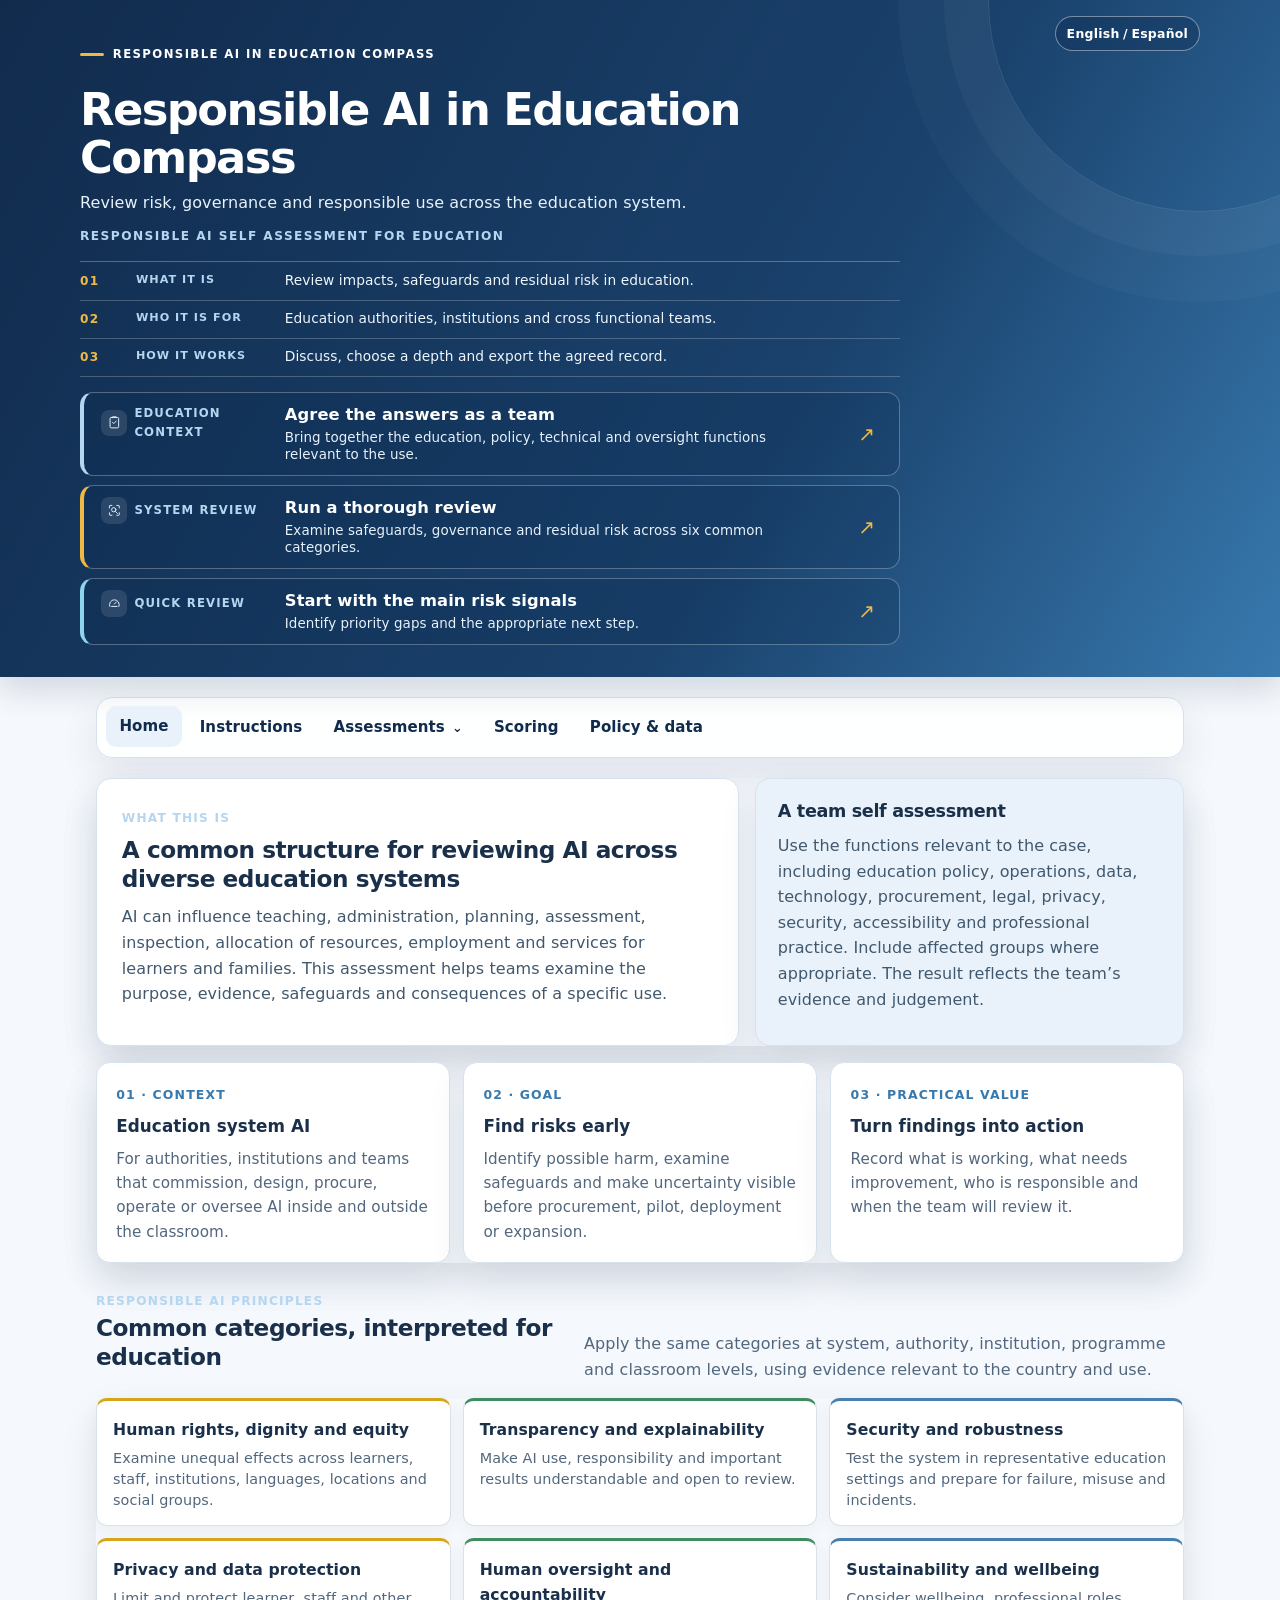
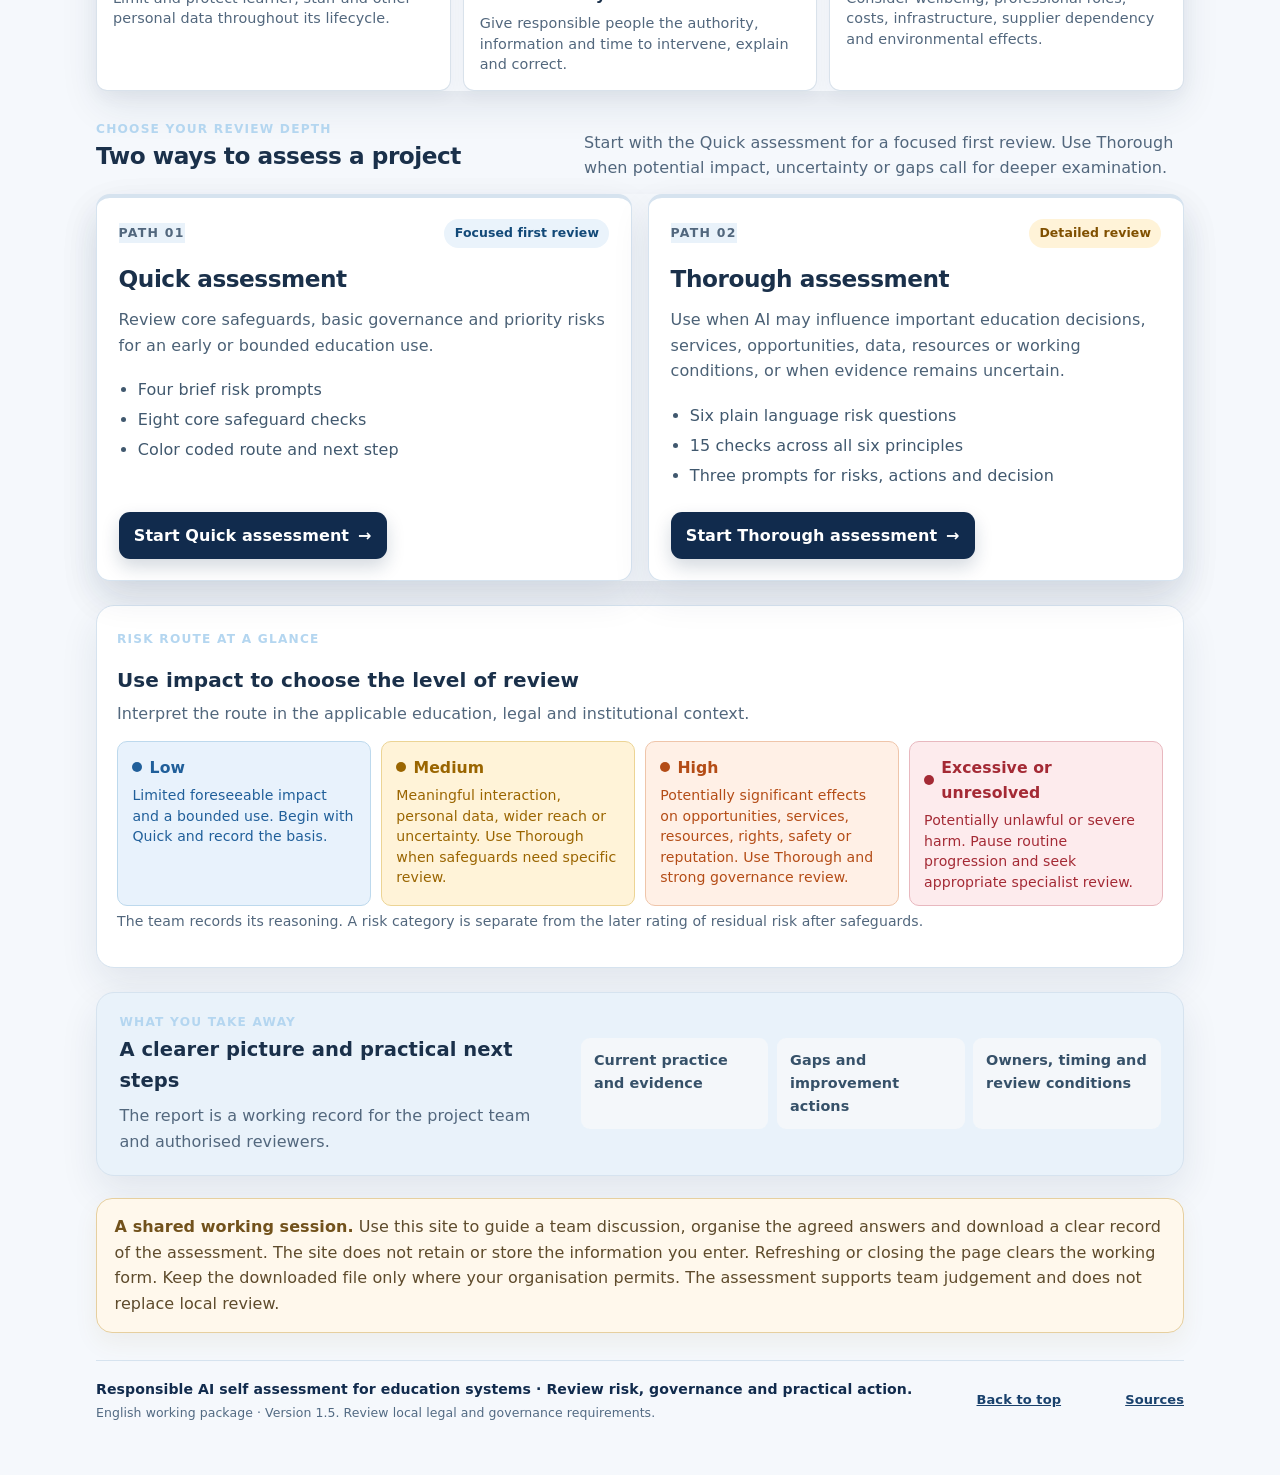
<file: index.html>
<!doctype html>
<html lang="en">
<head>
<link rel="stylesheet" href="theme.css">
<meta charset="utf-8"><meta name="viewport" content="width=device-width,initial-scale=1">
<meta name="description" content="A self assessment for responsible AI use across education systems, authorities, institutions and services.">
<title>Responsible AI in Education Compass | Self assessment</title>
<style>
:root{--ink:#142d46;--muted:#52677d;--line:#d9e2eb;--paper:#fff;--canvas:#f2f5f8;--navy:#0c2947;--blue:#1a5fa8;--blue-dark:#124978;--blue-pale:#eaf3fb;--green:#205f9a;--green-pale:#e8f2fc;--amber:#9a6500;--amber-pale:#fff3d8;--orange:#b44c16;--orange-pale:#fff0e6;--red:#a42a35;--red-pale:#fdebed;--shadow:0 10px 30px rgba(12,41,71,.07)}*{box-sizing:border-box}html{scroll-behavior:smooth}body{margin:0;background:var(--canvas);color:var(--ink);font:16px/1.6 Inter,ui-sans-serif,system-ui,-apple-system,"Segoe UI",sans-serif}.skip{position:absolute;left:-10000px;top:auto}.skip:focus{left:1rem;top:1rem;z-index:10;background:white;padding:.65rem;border-radius:6px}.hero{background:linear-gradient(118deg,#0b2744 0%,#113e67 70%,#1d5680 100%);color:#fff;padding:3.4rem max(1.25rem,calc((100% - 1120px)/2)) 3.1rem;position:relative;overflow:hidden}.hero:after{content:"";position:absolute;width:420px;height:420px;border-radius:50%;right:-130px;top:-210px;border:1px solid #ffffff20;box-shadow:0 0 0 44px #ffffff08,0 0 0 90px #ffffff06}.eyebrow{display:flex;align-items:center;gap:.65rem;text-transform:uppercase;letter-spacing:.12em;font-size:.76rem;font-weight:750;color:#bcd9ef}.eyebrow-mark{display:inline-block;width:28px;height:3px;background:#f0b943;border-radius:4px}.hero h1{font-size:clamp(2rem,4.4vw,3.35rem);line-height:1.08;letter-spacing:-.035em;max-width:790px;margin:1rem 0 .8rem}.hero p{max-width:760px;font-size:1.12rem;color:#e2edf6;margin:.4rem 0 1.45rem}.hero-tags{display:flex;flex-wrap:wrap;gap:.55rem}.hero-tags span{border:1px solid #ffffff45;border-radius:999px;padding:.35rem .75rem;font-size:.88rem;color:#f4f8fc;background:#ffffff0b}.hero-actions{display:flex;flex-wrap:wrap;gap:.65rem;margin-top:1.3rem}.hero-primary,.hero-secondary{display:inline-flex;align-items:center;gap:.55rem;border-radius:8px;padding:.7rem .95rem;text-decoration:none;font-weight:720}.hero-primary{background:#fff;color:#103b63}.hero-secondary{border:1px solid #ffffff62;color:#fff;background:#ffffff0a}.hero-primary:hover,.hero-secondary:hover{filter:brightness(1.08)}.wrap{max-width:1120px;margin:1.25rem auto;padding:0 1rem}nav{display:flex;flex-wrap:wrap;gap:.25rem;background:var(--paper);border:1px solid var(--line);border-radius:12px;padding:.55rem;box-shadow:var(--shadow);margin-bottom:1.25rem}nav a{color:#274a68;text-decoration:none;padding:.55rem .85rem;border-radius:8px;font-size:.94rem;font-weight:620}nav a[aria-current=page],nav a:hover,nav a:focus{background:var(--blue-pale);color:var(--blue-dark)}nav a:focus-visible,a:focus-visible,button:focus-visible{outline:3px solid #f0b943;outline-offset:2px}.intro{display:grid;grid-template-columns:1.5fr 1fr;gap:1rem;align-items:stretch;margin:1rem 0}.intro-copy,.self-card,.info-card,.assessment-card,.risk-panel,.benefits{background:var(--paper);border:1px solid var(--line);border-radius:15px;box-shadow:var(--shadow)}.intro-copy{padding:1.4rem 1.55rem}.kicker{font-size:.76rem;letter-spacing:.1em;text-transform:uppercase;color:var(--blue);font-weight:760;margin:0 0 .45rem}.intro h2,.section-title{font-size:1.45rem;line-height:1.25;letter-spacing:-.02em;margin:.1rem 0 .7rem}.intro-copy p{margin:.45rem 0;color:#40586e}.self-card{padding:1.35rem;background:#edf4fa}.self-card h2{font-size:1.1rem;margin:0 0 .65rem}.self-card p{margin:0 0 .7rem;color:#40586e}.self-card ul{padding-left:1.2rem;margin:.4rem 0}.self-card li{margin:.25rem 0}.info-grid{display:grid;grid-template-columns:repeat(3,1fr);gap:.85rem;margin:1rem 0 1.6rem}.info-card{padding:1.15rem 1.2rem}.info-card .number{color:var(--blue);font-size:.78rem;font-weight:750;letter-spacing:.09em}.info-card h3{margin:.35rem 0 .45rem;font-size:1.05rem}.info-card p{margin:0;color:var(--muted);font-size:.95rem}.section-head{display:flex;align-items:flex-end;justify-content:space-between;gap:1rem;margin:1.8rem 0 .8rem}.section-head p{max-width:600px;color:var(--muted);margin:0}.assessment-grid{display:grid;grid-template-columns:repeat(2,minmax(0,1fr));gap:1rem}.assessment-card{padding:1.35rem;display:flex;flex-direction:column;min-height:280px}.assessment-card.quick{border-top:4px solid var(--blue)}.assessment-card.thorough{border-top:4px solid #bd7920}.assessment-card .card-top{display:flex;align-items:center;justify-content:space-between;gap:1rem}.assessment-card .step{font-size:.78rem;font-weight:800;letter-spacing:.1em;color:var(--muted)}.assessment-card .badge{background:var(--blue-pale);color:var(--blue-dark);font-weight:700;border-radius:999px;padding:.27rem .65rem;font-size:.78rem}.assessment-card.thorough .badge{background:var(--amber-pale);color:#805000}.assessment-card h3{font-size:1.45rem;letter-spacing:-.02em;margin:.75rem 0 .4rem}.assessment-card p{color:#4b6176;margin:.25rem 0 .8rem}.assessment-card ul{padding-left:1.2rem;color:#40586e;margin:.1rem 0 1.2rem}.assessment-card li{margin:.28rem 0}.card-action{margin-top:auto;display:inline-flex;align-items:center;justify-content:center;gap:.55rem;align-self:flex-start;background:var(--blue);color:white;text-decoration:none;border-radius:8px;padding:.65rem .95rem;font-weight:700}.thorough .card-action{background:#8c5a10}.card-action:hover{filter:brightness(1.08)}.risk-panel{padding:1.25rem;margin:1.5rem 0}.risk-panel h2{margin:.1rem 0 .3rem;font-size:1.25rem}.risk-panel>p{color:var(--muted);margin:.25rem 0 .9rem}.risk-grid{display:grid;grid-template-columns:repeat(4,1fr);gap:.6rem}.risk-card{border-radius:10px;padding:.8rem .9rem;border:1px solid transparent;min-height:120px}.risk-card strong{display:flex;align-items:center;gap:.45rem;font-size:.98rem;margin-bottom:.35rem}.risk-card p{font-size:.88rem;line-height:1.45;margin:0}.risk-dot{width:10px;height:10px;border-radius:50%;background:currentColor;flex:none}.risk-low{color:var(--green);background:var(--green-pale);border-color:#bdd9ed}.risk-medium{color:var(--amber);background:var(--amber-pale);border-color:#ecd495}.risk-high{color:var(--orange);background:var(--orange-pale);border-color:#efc5aa}.risk-excessive{color:var(--red);background:var(--red-pale);border-color:#e8b8bf}.risk-note{font-size:.88rem;color:var(--muted);margin:.8rem 0 0}.benefits{padding:1.25rem 1.4rem;margin:1rem 0 1.4rem;display:grid;grid-template-columns:1fr 1.3fr;gap:1rem;align-items:center}.benefits h2{font-size:1.22rem;margin:.1rem 0 .45rem}.benefits p{margin:0;color:var(--muted)}.benefit-list{display:grid;grid-template-columns:repeat(3,1fr);gap:.55rem}.benefit-item{background:#f4f7fa;border-radius:9px;padding:.7rem .8rem;font-size:.9rem;font-weight:630;color:#365169}.notice{background:#fff8e9;border:1px solid #e9d6a6;border-radius:11px;padding:.95rem 1.1rem;margin:1rem 0;color:#604819}.footer{display:flex;align-items:center;justify-content:space-between;gap:1rem;padding:1.1rem 0 2rem;color:var(--muted);font-size:.88rem;border-top:1px solid var(--line);margin-top:1.7rem}.footer-source{font-size:13px;font-weight:600;white-space:nowrap;color:#536a80}.footer-source:hover{color:var(--blue)}@media(max-width:820px){.risk-grid{grid-template-columns:repeat(2,1fr)}.intro{grid-template-columns:1fr}.benefits{grid-template-columns:1fr}}@media(max-width:640px){.hero{padding:2.5rem 1rem 2.2rem}.hero p{font-size:1rem}.wrap{padding:0 .8rem}.assessment-grid,.info-grid{grid-template-columns:1fr}.risk-grid{grid-template-columns:1fr 1fr}.risk-card{min-height:0}.benefit-list{grid-template-columns:1fr}.section-head{align-items:flex-start;flex-direction:column}.assessment-card{min-height:0}nav{gap:.1rem}nav a{padding:.48rem .58rem;font-size:.9rem}.footer{align-items:flex-start;flex-direction:column}}@media(max-width:420px){.risk-grid{grid-template-columns:1fr}}
.principles{display:grid;grid-template-columns:repeat(3,1fr);gap:.75rem;margin:1rem 0 1.6rem}.principle-card{background:#fff;border:1px solid var(--line);border-top:3px solid #1a5fa8;border-radius:11px;padding:.9rem 1rem;box-shadow:0 5px 18px rgba(12,41,71,.045)}.principle-card:nth-child(3n+1){border-top-color:#d5a51a}.principle-card:nth-child(3n+2){border-top-color:#3f8c61}.principle-card:nth-child(3n){border-top-color:#477fb1}.principle-card h3{font-size:.98rem;margin:.1rem 0 .35rem}.principle-card p{font-size:.9rem;color:var(--muted);margin:0;line-height:1.45}@media(max-width:640px){.principles{grid-template-columns:1fr}}
</style>
</head>
<body id="top">
<a class="skip" href="#main">Skip to content</a>
<header class="hero"><div class="eyebrow"><span class="eyebrow-mark"></span> Responsible AI self assessment for education</div><h1>Responsible AI in Education Compass</h1><p>Review risk, governance and responsible use across the education system.</p><div class="hero-tags"><span>Education system perspective</span><span>Team based self assessment</span><span>Quick or Thorough review</span></div><div class="hero-actions"><a class="hero-primary" href="quick-assessment.html">Start a Quick review <span aria-hidden="true">→</span></a><a class="hero-secondary" href="instructions.html">How to use the toolkit</a></div></header>
<main class="wrap" id="main">
<nav class="package-nav no-print" aria-label="Assessment pages"><a href="index.html" aria-current="page">Home</a><a href="instructions.html">Instructions</a><a href="quick-assessment.html">Quick assessment</a><a href="thorough-assessment.html">Thorough assessment</a><a href="scoring.html">Scoring</a><a href="policy-and-data.html">Policy &amp; data</a></nav>
<section class="intro"><div class="intro-copy"><p class="kicker">What this is</p><h2>A common structure for reviewing AI across diverse education systems</h2><p>AI can influence teaching, administration, planning, assessment, inspection, allocation of resources, employment and services for learners and families. This assessment helps teams examine the purpose, evidence, safeguards and consequences of a specific use.</p></div><aside class="self-card"><h2>A team self assessment</h2><p>Use the functions relevant to the case, including education policy, operations, data, technology, procurement, legal, privacy, security, accessibility and professional practice. Include affected groups where appropriate. The result reflects the team’s evidence and judgement.</p></aside></section>
<section class="info-grid" aria-label="Assessment overview"><article class="info-card"><span class="number">01 · CONTEXT</span><h3>Education system AI</h3><p>For authorities, institutions and teams that commission, design, procure, operate or oversee AI inside and outside the classroom.</p></article><article class="info-card"><span class="number">02 · GOAL</span><h3>Find risks early</h3><p>Identify possible harm, examine safeguards and make uncertainty visible before procurement, pilot, deployment or expansion.</p></article><article class="info-card"><span class="number">03 · PRACTICAL VALUE</span><h3>Turn findings into action</h3><p>Record what is working, what needs improvement, who is responsible and when the team will review it.</p></article></section>
<div class="section-head"><div><p class="kicker">Responsible AI principles</p><h2 class="section-title">Common categories, interpreted for education</h2></div><p>Apply the same categories at system, authority, institution, programme and classroom levels, using evidence relevant to the country and use.</p></div><section class="principles"><article class="principle-card"><h3>Human rights, dignity and equity</h3><p>Examine unequal effects across learners, staff, institutions, languages, locations and social groups.</p></article><article class="principle-card"><h3>Transparency and explainability</h3><p>Make AI use, responsibility and important results understandable and open to review.</p></article><article class="principle-card"><h3>Security and robustness</h3><p>Test the system in representative education settings and prepare for failure, misuse and incidents.</p></article><article class="principle-card"><h3>Privacy and data protection</h3><p>Limit and protect learner, staff and other personal data throughout its lifecycle.</p></article><article class="principle-card"><h3>Human oversight and accountability</h3><p>Give responsible people the authority, information and time to intervene, explain and correct.</p></article><article class="principle-card"><h3>Sustainability and wellbeing</h3><p>Consider wellbeing, professional roles, costs, infrastructure, supplier dependency and environmental effects.</p></article></section>
<div class="section-head"><div><p class="kicker">Choose your review depth</p><h2 class="section-title">Two ways to assess a project</h2></div><p>Start with the Quick assessment for a focused first review. Use Thorough when potential impact, uncertainty or gaps call for deeper examination.</p></div>
<section class="assessment-grid" aria-label="Assessment options"><article class="assessment-card quick"><div class="card-top"><span class="step">PATH 01</span><span class="badge">Focused first review</span></div><h3>Quick assessment</h3><p>Review core safeguards, basic governance and priority risks for an early or bounded education use.</p><ul><li>Four brief risk prompts</li><li>Eight core safeguard checks</li><li>Color coded route and next step</li></ul><a class="card-action" href="quick-assessment.html">Start Quick assessment <span aria-hidden="true">→</span></a></article><article class="assessment-card thorough"><div class="card-top"><span class="step">PATH 02</span><span class="badge">Detailed review</span></div><h3>Thorough assessment</h3><p>Use when AI may influence important education decisions, services, opportunities, data, resources or working conditions, or when evidence remains uncertain.</p><ul><li>Six plain language risk questions</li><li>15 checks across all six principles</li><li>Three prompts for risks, actions and decision</li></ul><a class="card-action" href="thorough-assessment.html">Start Thorough assessment <span aria-hidden="true">→</span></a></article></section>
<section class="risk-panel"><p class="kicker">Risk route at a glance</p><h2>Use impact to choose the level of review</h2><p>Interpret the route in the applicable education, legal and institutional context.</p><div class="risk-grid"><article class="risk-card risk-low"><strong><span class="risk-dot"></span>Low</strong><p>Limited foreseeable impact and a bounded use. Begin with Quick and record the basis.</p></article><article class="risk-card risk-medium"><strong><span class="risk-dot"></span>Medium</strong><p>Meaningful interaction, personal data, wider reach or uncertainty. Use Thorough when safeguards need specific review.</p></article><article class="risk-card risk-high"><strong><span class="risk-dot"></span>High</strong><p>Potentially significant effects on opportunities, services, resources, rights, safety or reputation. Use Thorough and strong governance review.</p></article><article class="risk-card risk-excessive"><strong><span class="risk-dot"></span>Excessive or unresolved</strong><p>Potentially unlawful or severe harm. Pause routine progression and seek appropriate specialist review.</p></article></div><p class="risk-note">The team records its reasoning. A risk category is separate from the later rating of residual risk after safeguards.</p></section>
<section class="benefits"><div><p class="kicker">What you take away</p><h2>A clearer picture and practical next steps</h2><p>The report is a working record for the project team and authorised reviewers.</p></div><div class="benefit-list"><div class="benefit-item">Current practice and evidence</div><div class="benefit-item">Gaps and improvement actions</div><div class="benefit-item">Owners, timing and review conditions</div></div></section>
<div class="notice"><strong>A shared working session.</strong> Use this site to guide a team discussion, organise the agreed answers and download a clear record of the assessment. The site does not retain or store the information you enter. Refreshing or closing the page clears the working form. Keep the downloaded file only where your organisation permits. The assessment supports team judgement and does not replace local review.</div>
<div class="footer"><span>English working package · Version 1.5. Review local legal and governance requirements.</span><a class="footer-source" href="#top">Back to top</a><a class="footer-source" href="sources.html">Sources</a></div>
</main>
</body></html>
<script src="theme.js?v=spanish-toggle-v6"></script>
</file>
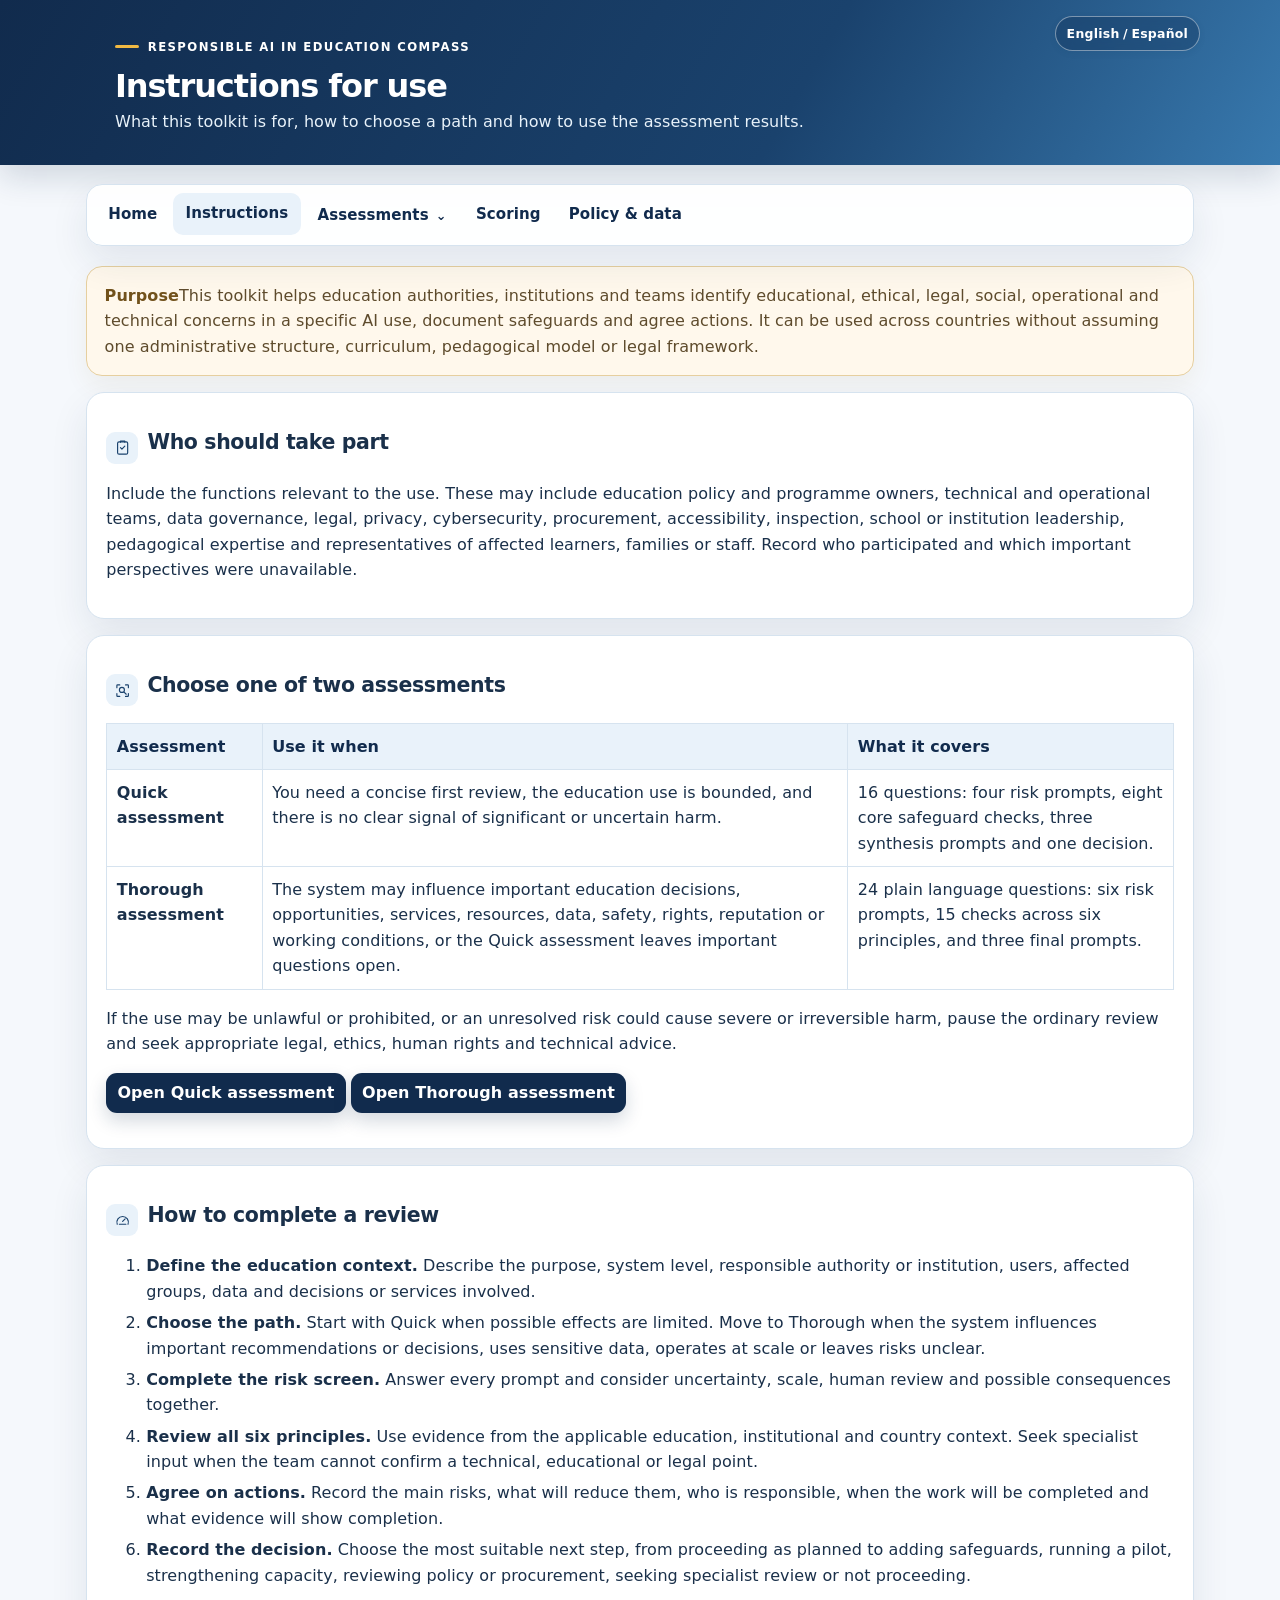
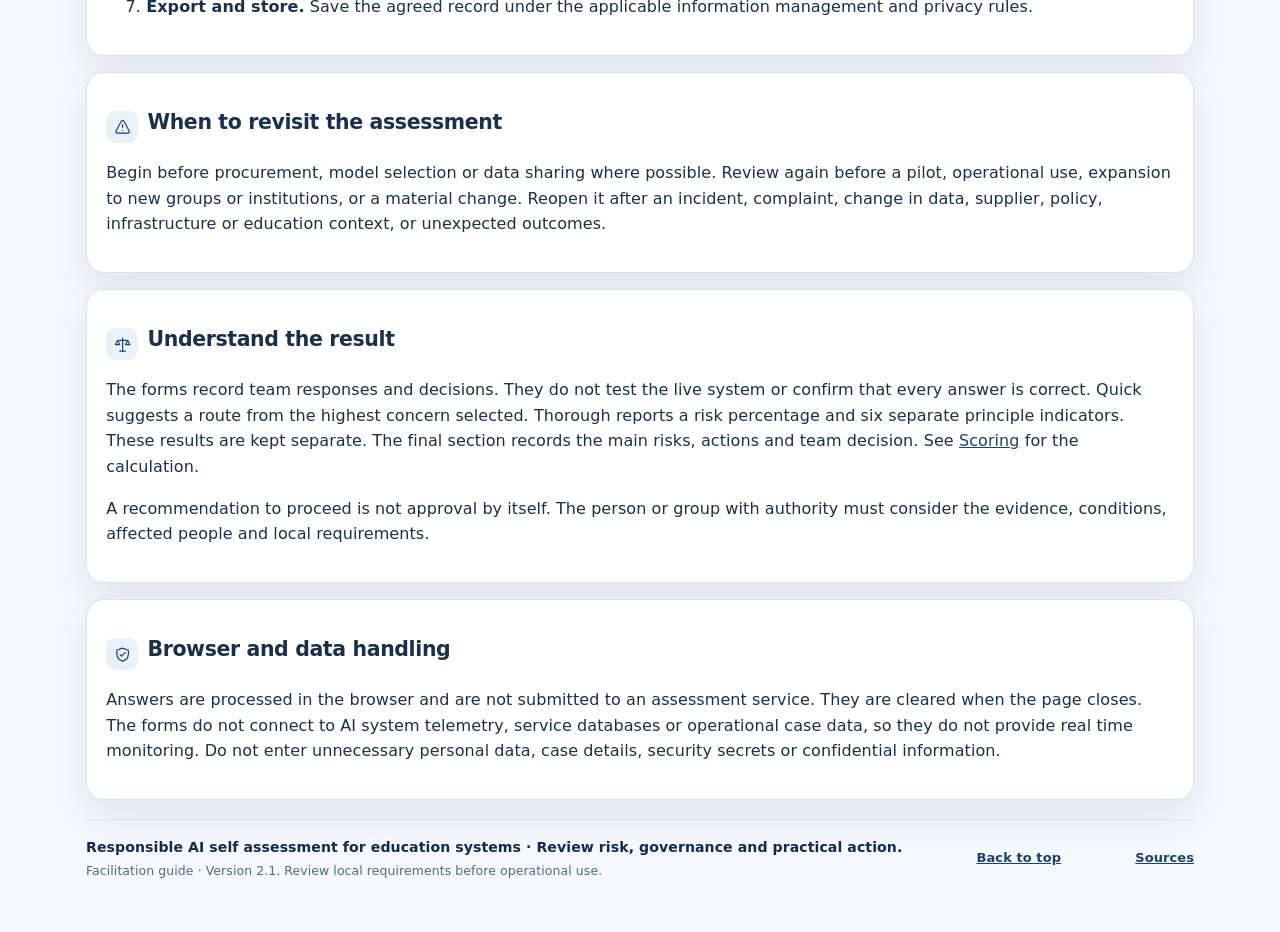
<file: instructions.html>
<!doctype html>
<html lang="en"><head><meta charset="utf-8"><meta name="viewport" content="width=device-width,initial-scale=1"><meta name="description" content="Instructions for an education focused responsible AI assessment that can be applied across countries and system levels."><title>Responsible AI in Education Compass | Instructions</title>
<style>
:root{--ink:#17324d;--muted:#526579;--line:#d8e0e8;--wash:#f3f7fa;--blue:#145da0;--pale:#eaf3fb;--gold:#fff5e5}*{box-sizing:border-box}body{margin:0;background:#f7f9fb;color:var(--ink);font:16px/1.55 system-ui,"Segoe UI",sans-serif}header{background:#103f6b;color:#fff;padding:1.7rem max(1rem,calc((100% - 1050px)/2))}header h1{margin:0 0 .35rem}header p{margin:0;color:#e7f1fa}.wrap{max-width:1050px;margin:1.2rem auto;padding:0 1rem}nav{display:flex;flex-wrap:wrap;gap:.35rem;background:white;border:1px solid var(--line);border-radius:9px;padding:.6rem}nav a{padding:.3rem .55rem;color:#145484;text-decoration:none;border-radius:5px}nav a:hover,nav a:focus{background:var(--pale);text-decoration:underline}section{background:white;border:1px solid var(--line);border-radius:10px;padding:1rem;margin:1rem 0}.notice{background:var(--gold);border-color:#e4c889}.grid{display:grid;grid-template-columns:repeat(auto-fit,minmax(240px,1fr));gap:.8rem}.card{background:var(--wash);border:1px solid var(--line);border-radius:8px;padding:.85rem}.muted,.footer{color:var(--muted)}.footer{display:flex;align-items:center;justify-content:space-between;gap:1rem;font-size:.9rem;padding:1rem 0 2rem;border-top:1px solid var(--line)}.footer-source{font-size:13px;font-weight:600;white-space:nowrap}table{border-collapse:collapse;width:100%;margin:.6rem 0}th,td{border:1px solid var(--line);padding:.6rem;text-align:left;vertical-align:top}th{background:var(--wash)}li{margin:.35rem 0}.button{display:inline-block;background:var(--blue);color:white;text-decoration:none;padding:.45rem .7rem;border-radius:6px;font-weight:650}@media(max-width:700px){header{padding:1.3rem 1rem}table{font-size:.92rem}.footer{align-items:flex-start;flex-direction:column}}

/* Shared policy toolkit presentation */
:root{--ink:#142d46;--muted:#52677d;--line:#d9e2eb;--wash:#f2f5f8;--blue:#1a5fa8;--pale:#eaf3fb;--gold:#fff4dc;--green:#205f9a;--green-pale:#e8f2fc;--amber:#946100;--amber-pale:#fff3d8;--orange:#b44c16;--orange-pale:#fff0e6;--red:#a42a35;--red-pale:#fdebed;--shadow:0 8px 25px rgba(12,41,71,.06)}
body{background:#f2f5f8;color:var(--ink);font-family:Inter,ui-sans-serif,system-ui,-apple-system,"Segoe UI",sans-serif;line-height:1.6}
header{background:linear-gradient(118deg,#0b2744 0%,#113e67 72%,#1d5680 100%);padding-top:1.9rem;padding-bottom:1.9rem}
header h1{letter-spacing:-.025em;line-height:1.15}
header p{max-width:850px;line-height:1.55}
.wrap{max-width:1120px}
nav{position:relative;background:#fff;border:1px solid var(--line);border-radius:12px;padding:.5rem;gap:.2rem;box-shadow:var(--shadow);margin-bottom:1.25rem}
nav a{color:#274a68;padding:.52rem .78rem;border-radius:8px;font-size:.94rem;font-weight:620}
nav a[aria-current=page],nav a:hover,nav a:focus{background:var(--pale);color:#124978}
section,section.panel,.notice,.card,.reportcard{border-radius:13px;border-color:var(--line);box-shadow:var(--shadow)}
section,section.panel{padding:1.2rem;margin:1rem 0}
section h2{font-size:1.28rem;line-height:1.3;letter-spacing:-.018em}
section h3{font-size:1.05rem;line-height:1.35}
.notice{padding:1rem 1.1rem}
.section-guide{background:#f3f7fb;border-color:#d5e2ed;border-left-color:#1a5fa8;border-radius:10px}
.question,.field{border-radius:10px;border-color:#dce5ed}
.question:focus-within,.field:focus-within{border-color:#8ab5da;box-shadow:0 0 0 3px #1a5fa81c}
.question legend{line-height:1.45}
.question input:not([type=radio]):not([type=checkbox]),.question textarea,.field input,.field textarea,.field select,.evidence{border-radius:8px;border-color:#b8c8d8}
.question input:focus,.question textarea:focus,.field input:focus,.field textarea:focus,.field select:focus{outline:3px solid #1a5fa826;border-color:#4e91c4}
.choice{border-radius:8px;transition:background-color .15s,border-color .15s}
.choice:hover{background:#f1f6fa}
button,.actions button{border-radius:8px;background:#14558f;box-shadow:0 2px 6px #103c631c}
button:hover,.actions button:hover{filter:brightness(1.08)}
.footer{display:flex;align-items:center;justify-content:space-between;gap:1rem;border-top:1px solid var(--line);font-size:.88rem;padding:1rem 0 2rem;margin-top:1.2rem}
.footer-source{font-size:13px!important;font-weight:650;white-space:nowrap;color:#536a80}
.footer-source:hover{color:#145da0}
.risk-tier{display:inline-flex;align-items:center;gap:.35rem;border-radius:999px;padding:.27rem .68rem;font-size:.85rem;line-height:1.3;font-weight:750}
.risk-tier.low{background:var(--green-pale);color:var(--green)}
.risk-tier.medium{background:var(--amber-pale);color:var(--amber)}
.risk-tier.high{background:var(--orange-pale);color:var(--orange)}
.risk-tier.excessive{background:var(--red-pale);color:var(--red)}
.practice-good{border-left:4px solid var(--green)!important;background:var(--green-pale)!important}
.practice-partial{border-left:4px solid #d39a18!important;background:var(--amber-pale)!important}
.practice-gap{border-left:4px solid var(--red)!important;background:var(--red-pale)!important}
.practice-na{border-left:4px solid #8393a2!important;background:#eef1f4!important}
.answer-status{display:inline-flex;align-items:center;border-radius:999px;padding:.16rem .52rem;margin:.15rem 0 .25rem;font-size:.78rem;font-weight:750;line-height:1.35}
.answer-status.action{background:var(--amber-pale);color:#815400}
.answer-status.gap{background:var(--red-pale);color:var(--red)}
.answer-status.clear{background:var(--green-pale);color:var(--green)}
.answer-status.na{background:#edf1f4;color:#536474}
.answer-status.missing{background:#eef2f6;color:#526579}
.score-summary{display:flex;flex-wrap:wrap;gap:.45rem;margin:.7rem 0}
.score-summary span{border-radius:999px;padding:.28rem .62rem;font-size:.84rem;font-weight:700}
.score-summary .good{background:var(--green-pale);color:var(--green)}
.score-summary .partial{background:var(--amber-pale);color:var(--amber)}
.score-summary .gap{background:var(--red-pale);color:var(--red)}
.score-summary .na{background:#edf1f4;color:#536474}
@media(max-width:720px){nav a{padding:.48rem .57rem;font-size:.9rem}.footer{align-items:flex-start;flex-direction:column}.section-guide{grid-template-columns:1fr;gap:.6rem}}
@media print{body{background:#fff;color:#111}header{background:#fff;color:#111;border-bottom:2px solid #17324d}header p{color:#333}nav,button,.no-print{display:none!important}.wrap{max-width:none;margin:0;padding:0}section,.panel{box-shadow:none!important}}

.tierbox{background:#f5f8fb!important;border:1px solid var(--line)!important;border-left:4px solid #1a5fa8!important;border-radius:11px!important;padding:1rem!important}
.tier-choice{display:flex;align-items:flex-start;gap:.55rem;padding:.62rem .7rem!important;margin:.35rem 0!important;border:1px solid transparent;border-radius:9px;line-height:1.45}
.tier-choice input{flex:0 0 auto;margin-top:.3rem!important}
.tier-choice.low{background:#e8f2fc;color:#1b527f;border-color:#c8dff1}
.tier-choice.medium{background:#fff3d8;color:#805600;border-color:#eddbad}
.tier-choice.high{background:#fff0e6;color:#974011;border-color:#efcbb6}
.tier-choice.excessive{background:#fdebed;color:#912934;border-color:#e9c1c6}
.tier-choice.is-selected{box-shadow:0 0 0 2px currentColor inset;font-weight:700}
.choice.practice-good{border-color:#c8dff1}
.choice.practice-partial{border-color:#eddbad}
.choice.practice-gap{border-color:#e9c1c6}
.choice.practice-na{border-color:#d7dee5}
.answer-status.review{background:#eaf3fb;color:#215780}
</style><link rel="stylesheet" href="theme.css"></head><body id="top">
<header><h1>Instructions for use</h1><p>What this toolkit is for, how to choose a path and how to use the assessment results.</p></header>
<main class="wrap">
<nav class="package-nav no-print" aria-label="Assessment pages"><a href="index.html">Home</a><a href="instructions.html" aria-current="page">Instructions</a><a href="quick-assessment.html">Quick assessment</a><a href="thorough-assessment.html">Thorough assessment</a><a href="scoring.html">Scoring</a><a href="policy-and-data.html">Policy &amp; data</a></nav>
<section class="notice"><strong>Purpose</strong>This toolkit helps education authorities, institutions and teams identify educational, ethical, legal, social, operational and technical concerns in a specific AI use, document safeguards and agree actions. It can be used across countries without assuming one administrative structure, curriculum, pedagogical model or legal framework.</section>
<section><h2>Who should take part</h2><p>Include the functions relevant to the use. These may include education policy and programme owners, technical and operational teams, data governance, legal, privacy, cybersecurity, procurement, accessibility, inspection, school or institution leadership, pedagogical expertise and representatives of affected learners, families or staff. Record who participated and which important perspectives were unavailable.</p></section>
<section><h2>Choose one of two assessments</h2><table><thead><tr><th>Assessment</th><th>Use it when</th><th>What it covers</th></tr></thead><tbody>
<tr><td><strong>Quick assessment</strong></td><td>You need a concise first review, the education use is bounded, and there is no clear signal of significant or uncertain harm.</td><td>16 questions: four risk prompts, eight core safeguard checks, three synthesis prompts and one decision.</td></tr>
<tr><td><strong>Thorough assessment</strong></td><td>The system may influence important education decisions, opportunities, services, resources, data, safety, rights, reputation or working conditions, or the Quick assessment leaves important questions open.</td><td>24 plain language questions: six risk prompts, 15 checks across six principles, and three final prompts.</td></tr>
</tbody></table><p>If the use may be unlawful or prohibited, or an unresolved risk could cause severe or irreversible harm, pause the ordinary review and seek appropriate legal, ethics, human rights and technical advice.</p><p><a class="button" href="quick-assessment.html">Open Quick assessment</a> <a class="button" href="thorough-assessment.html">Open Thorough assessment</a></p></section>
<section><h2>How to complete a review</h2><ol><li><strong>Define the education context.</strong> Describe the purpose, system level, responsible authority or institution, users, affected groups, data and decisions or services involved.</li><li><strong>Choose the path.</strong> Start with Quick when possible effects are limited. Move to Thorough when the system influences important recommendations or decisions, uses sensitive data, operates at scale or leaves risks unclear.</li><li><strong>Complete the risk screen.</strong> Answer every prompt and consider uncertainty, scale, human review and possible consequences together.</li><li><strong>Review all six principles.</strong> Use evidence from the applicable education, institutional and country context. Seek specialist input when the team cannot confirm a technical, educational or legal point.</li><li><strong>Agree on actions.</strong> Record the main risks, what will reduce them, who is responsible, when the work will be completed and what evidence will show completion.</li><li><strong>Record the decision.</strong> Choose the most suitable next step, from proceeding as planned to adding safeguards, running a pilot, strengthening capacity, reviewing policy or procurement, seeking specialist review or not proceeding.</li><li><strong>Export and store.</strong> Save the agreed record under the applicable information management and privacy rules.</li></ol></section>
<section><h2>When to revisit the assessment</h2><p>Begin before procurement, model selection or data sharing where possible. Review again before a pilot, operational use, expansion to new groups or institutions, or a material change. Reopen it after an incident, complaint, change in data, supplier, policy, infrastructure or education context, or unexpected outcomes.</p></section>
<section><h2>Understand the result</h2><p>The forms record team responses and decisions. They do not test the live system or confirm that every answer is correct. Quick suggests a route from the highest concern selected. Thorough reports a risk percentage and six separate principle indicators. These results are kept separate. The final section records the main risks, actions and team decision. See <a href="scoring.html">Scoring</a> for the calculation.</p><p>A recommendation to proceed is not approval by itself. The person or group with authority must consider the evidence, conditions, affected people and local requirements.</p></section>
<section><h2>Browser and data handling</h2><p>Answers are processed in the browser and are not submitted to an assessment service. They are cleared when the page closes. The forms do not connect to AI system telemetry, service databases or operational case data, so they do not provide real time monitoring. Do not enter unnecessary personal data, case details, security secrets or confidential information.</p></section>
<div class="footer"><span>Facilitation guide · Version 2.1. Review local requirements before operational use.</span><a class="footer-source" href="#top">Back to top</a><a class="footer-source" href="sources.html">Sources</a></div>
</main></body></html>
<script src="theme.js?v=spanish-toggle-v6"></script>
</file>
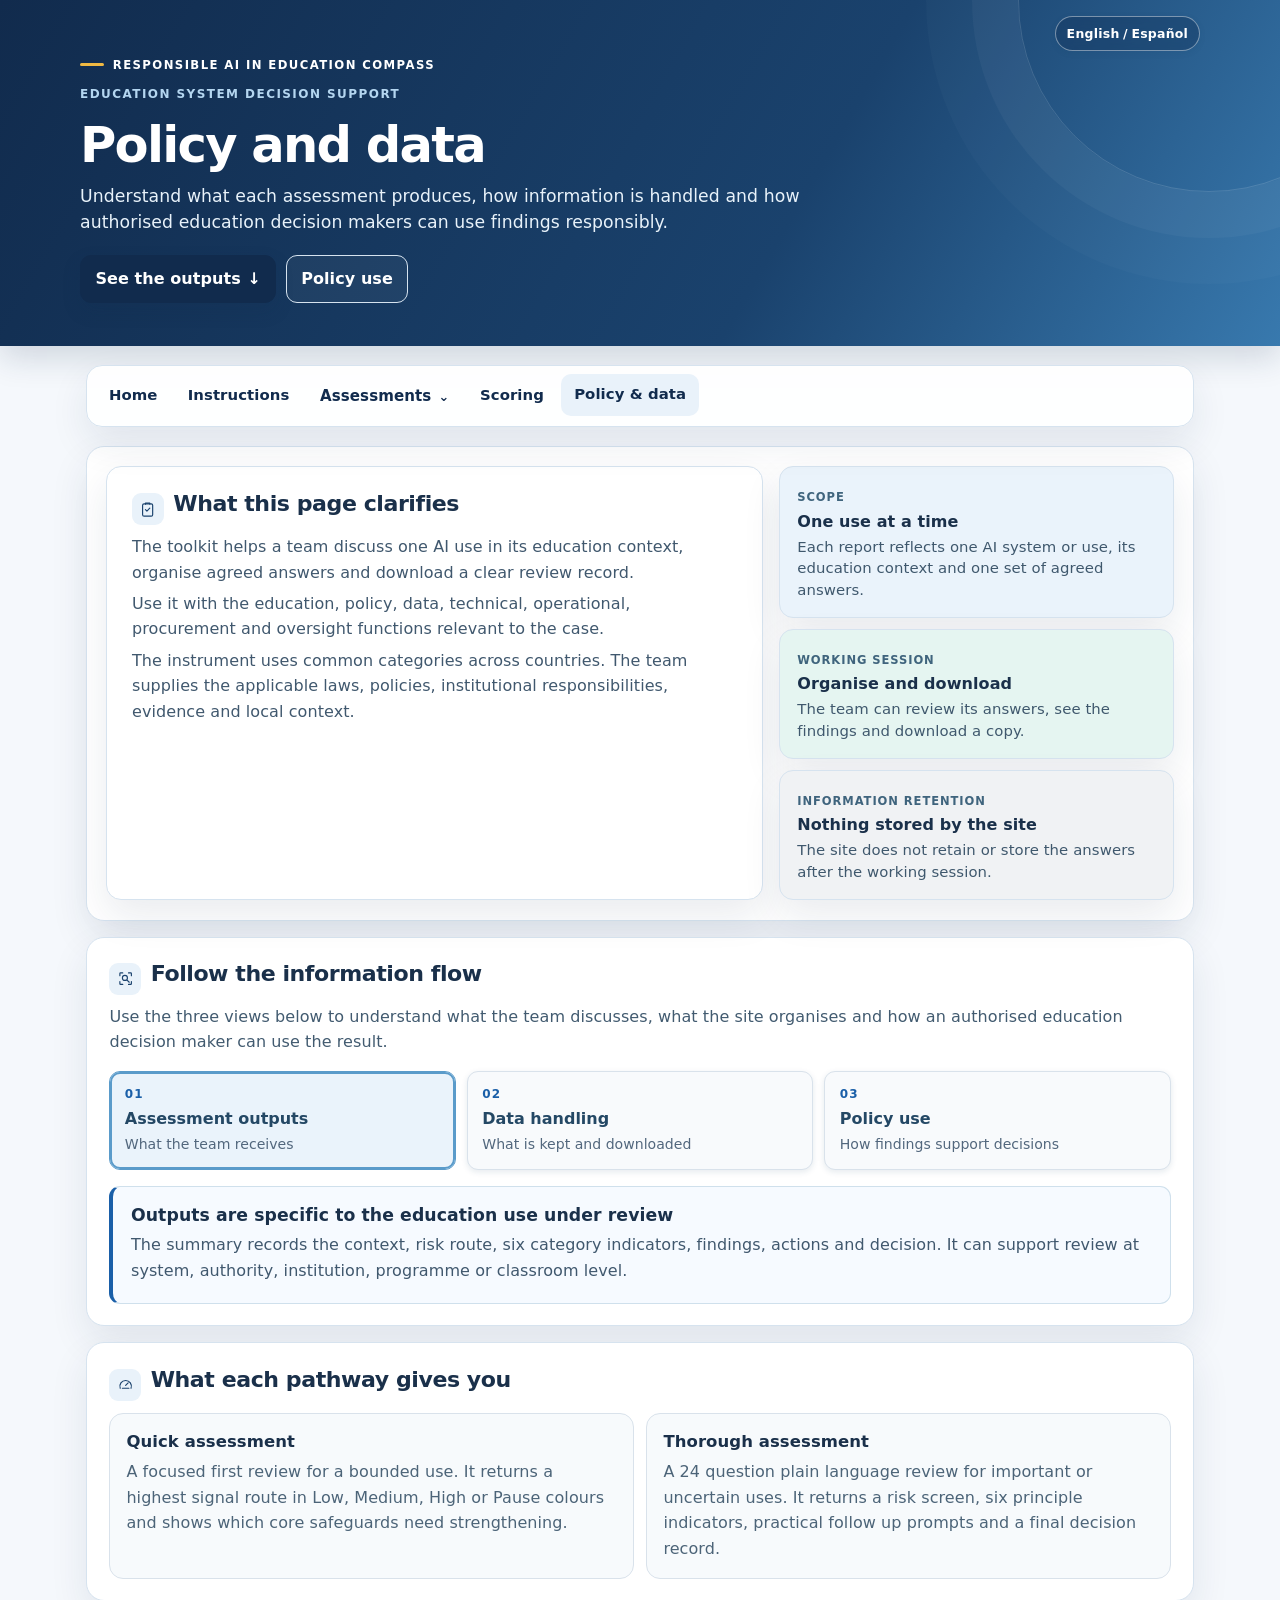
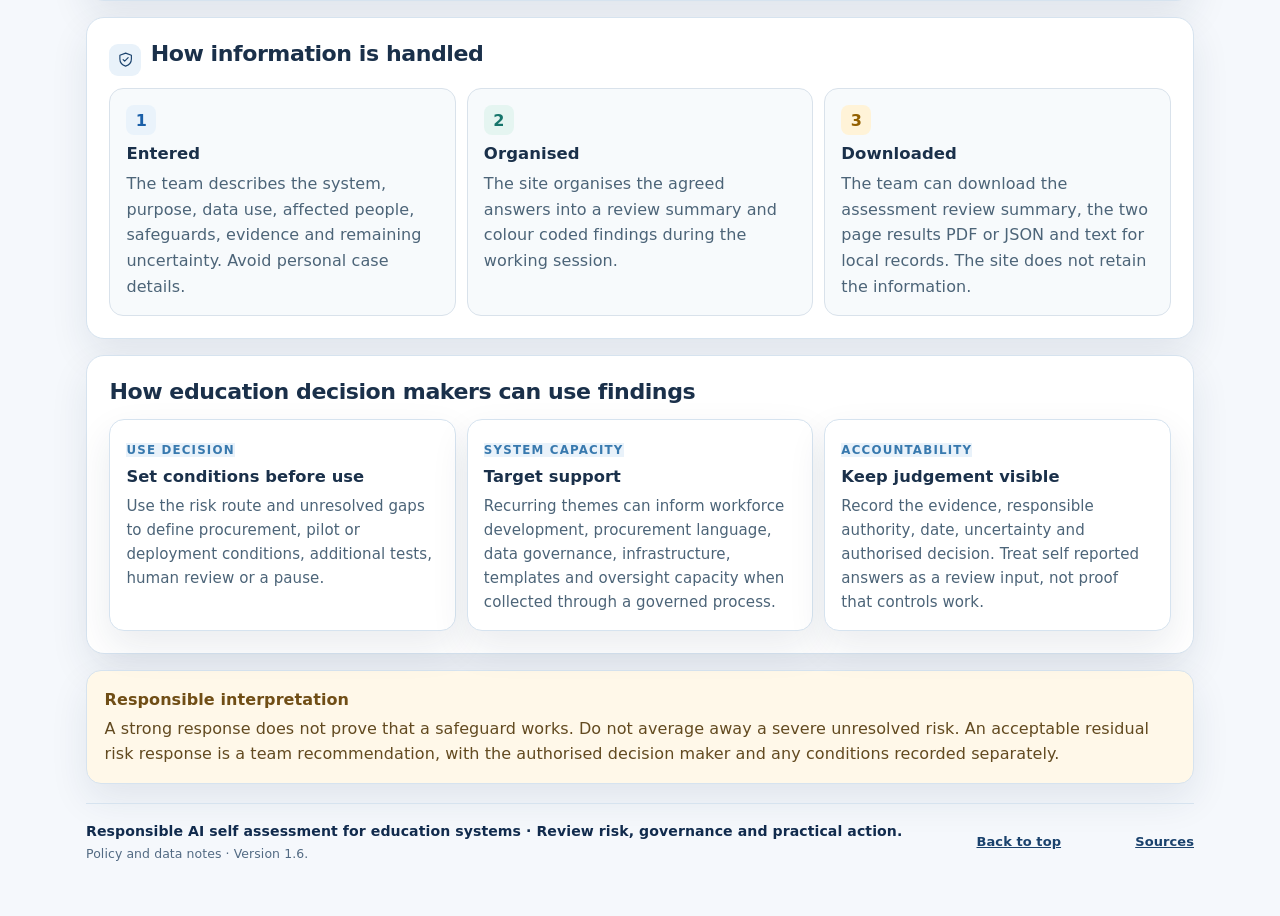
<file: policy-and-data.html>
<!doctype html>
<html lang="en"><head><meta charset="utf-8"><meta name="viewport" content="width=device-width,initial-scale=1"><meta name="description" content="How education assessment reports are handled and how authorised decision makers can use findings responsibly."><title>Responsible AI in Education Compass | Policy and data</title>
<style>
:root{--ink:#17324d;--muted:#526579;--line:#d8e0e8;--wash:#f3f7fa;--blue:#145da0;--pale:#eaf3fb;--gold:#fff5e5}*{box-sizing:border-box}body{margin:0;background:#f7f9fb;color:var(--ink);font:16px/1.55 system-ui,"Segoe UI",sans-serif}header{background:#103f6b;color:#fff;padding:1.7rem max(1rem,calc((100% - 1050px)/2))}header h1{margin:0 0 .35rem}header p{margin:0;color:#e7f1fa}.wrap{max-width:1050px;margin:1.2rem auto;padding:0 1rem}nav{display:flex;flex-wrap:wrap;gap:.35rem;background:white;border:1px solid var(--line);border-radius:9px;padding:.6rem}nav a{padding:.3rem .55rem;color:#145484;text-decoration:none;border-radius:5px}nav a:hover,nav a:focus{background:var(--pale);text-decoration:underline}section{background:white;border:1px solid var(--line);border-radius:10px;padding:1rem;margin:1rem 0}.answer{background:var(--pale);border:1px solid #c4dced;padding:.8rem 1rem;border-radius:9px}.grid{display:grid;grid-template-columns:repeat(auto-fit,minmax(230px,1fr));gap:.75rem}.card{border:1px solid var(--line);border-radius:8px;padding:.8rem;background:var(--wash)}.muted,.footer{color:var(--muted)}.footer{display:flex;align-items:center;justify-content:space-between;gap:1rem;font-size:.9rem;padding:1rem 0 2rem;border-top:1px solid var(--line)}.footer-source{font-size:13px;font-weight:600;white-space:nowrap}li{margin:.35rem 0}@media(max-width:720px){header{padding:1.3rem 1rem}.footer{align-items:flex-start;flex-direction:column}}

/* Shared policy toolkit presentation */
:root{--ink:#142d46;--muted:#52677d;--line:#d9e2eb;--wash:#f2f5f8;--blue:#1a5fa8;--pale:#eaf3fb;--gold:#fff4dc;--green:#205f9a;--green-pale:#e8f2fc;--amber:#946100;--amber-pale:#fff3d8;--orange:#b44c16;--orange-pale:#fff0e6;--red:#a42a35;--red-pale:#fdebed;--shadow:0 8px 25px rgba(12,41,71,.06)}
body{background:#f2f5f8;color:var(--ink);font-family:Inter,ui-sans-serif,system-ui,-apple-system,"Segoe UI",sans-serif;line-height:1.6}
header{background:linear-gradient(118deg,#0b2744 0%,#113e67 72%,#1d5680 100%);padding-top:1.9rem;padding-bottom:1.9rem}
header h1{letter-spacing:-.025em;line-height:1.15}
header p{max-width:850px;line-height:1.55}
.wrap{max-width:1120px}
nav{position:relative;background:#fff;border:1px solid var(--line);border-radius:12px;padding:.5rem;gap:.2rem;box-shadow:var(--shadow);margin-bottom:1.25rem}
nav a{color:#274a68;padding:.52rem .78rem;border-radius:8px;font-size:.94rem;font-weight:620}
nav a[aria-current=page],nav a:hover,nav a:focus{background:var(--pale);color:#124978}
section,section.panel,.notice,.card,.reportcard{border-radius:13px;border-color:var(--line);box-shadow:var(--shadow)}
section,section.panel{padding:1.2rem;margin:1rem 0}
section h2{font-size:1.28rem;line-height:1.3;letter-spacing:-.018em}
section h3{font-size:1.05rem;line-height:1.35}
.notice{padding:1rem 1.1rem}
.section-guide{background:#f3f7fb;border-color:#d5e2ed;border-left-color:#1a5fa8;border-radius:10px}
.question,.field{border-radius:10px;border-color:#dce5ed}
.question:focus-within,.field:focus-within{border-color:#8ab5da;box-shadow:0 0 0 3px #1a5fa81c}
.question legend{line-height:1.45}
.question input:not([type=radio]):not([type=checkbox]),.question textarea,.field input,.field textarea,.field select,.evidence{border-radius:8px;border-color:#b8c8d8}
.question input:focus,.question textarea:focus,.field input:focus,.field textarea:focus,.field select:focus{outline:3px solid #1a5fa826;border-color:#4e91c4}
.choice{border-radius:8px;transition:background-color .15s,border-color .15s}
.choice:hover{background:#f1f6fa}
button,.actions button{border-radius:8px;background:#14558f;box-shadow:0 2px 6px #103c631c}
button:hover,.actions button:hover{filter:brightness(1.08)}
.footer{display:flex;align-items:center;justify-content:space-between;gap:1rem;border-top:1px solid var(--line);font-size:.88rem;padding:1rem 0 2rem;margin-top:1.2rem}
.footer-source{font-size:13px!important;font-weight:650;white-space:nowrap;color:#536a80}
.footer-source:hover{color:#145da0}
.risk-tier{display:inline-flex;align-items:center;gap:.35rem;border-radius:999px;padding:.27rem .68rem;font-size:.85rem;line-height:1.3;font-weight:750}
.risk-tier.low{background:var(--green-pale);color:var(--green)}
.risk-tier.medium{background:var(--amber-pale);color:var(--amber)}
.risk-tier.high{background:var(--orange-pale);color:var(--orange)}
.risk-tier.excessive{background:var(--red-pale);color:var(--red)}
.practice-good{border-left:4px solid var(--green)!important;background:var(--green-pale)!important}
.practice-partial{border-left:4px solid #d39a18!important;background:var(--amber-pale)!important}
.practice-gap{border-left:4px solid var(--red)!important;background:var(--red-pale)!important}
.practice-na{border-left:4px solid #8393a2!important;background:#eef1f4!important}
.answer-status{display:inline-flex;align-items:center;border-radius:999px;padding:.16rem .52rem;margin:.15rem 0 .25rem;font-size:.78rem;font-weight:750;line-height:1.35}
.answer-status.action{background:var(--amber-pale);color:#815400}
.answer-status.gap{background:var(--red-pale);color:var(--red)}
.answer-status.clear{background:var(--green-pale);color:var(--green)}
.answer-status.na{background:#edf1f4;color:#536474}
.answer-status.missing{background:#eef2f6;color:#526579}
.score-summary{display:flex;flex-wrap:wrap;gap:.45rem;margin:.7rem 0}
.score-summary span{border-radius:999px;padding:.28rem .62rem;font-size:.84rem;font-weight:700}
.score-summary .good{background:var(--green-pale);color:var(--green)}
.score-summary .partial{background:var(--amber-pale);color:var(--amber)}
.score-summary .gap{background:var(--red-pale);color:var(--red)}
.score-summary .na{background:#edf1f4;color:#536474}
@media(max-width:720px){nav a{padding:.48rem .57rem;font-size:.9rem}.footer{align-items:flex-start;flex-direction:column}.section-guide{grid-template-columns:1fr;gap:.6rem}}
@media print{body{background:#fff;color:#111}header{background:#fff;color:#111;border-bottom:2px solid #17324d}header p{color:#333}nav,button,.no-print{display:none!important}.wrap{max-width:none;margin:0;padding:0}section,.panel{box-shadow:none!important}}

.tierbox{background:#f5f8fb!important;border:1px solid var(--line)!important;border-left:4px solid #1a5fa8!important;border-radius:11px!important;padding:1rem!important}
.tier-choice{display:flex;align-items:flex-start;gap:.55rem;padding:.62rem .7rem!important;margin:.35rem 0!important;border:1px solid transparent;border-radius:9px;line-height:1.45}
.tier-choice input{flex:0 0 auto;margin-top:.3rem!important}
.tier-choice.low{background:#e8f2fc;color:#1b527f;border-color:#c8dff1}
.tier-choice.medium{background:#fff3d8;color:#805600;border-color:#eddbad}
.tier-choice.high{background:#fff0e6;color:#974011;border-color:#efcbb6}
.tier-choice.excessive{background:#fdebed;color:#912934;border-color:#e9c1c6}
.tier-choice.is-selected{box-shadow:0 0 0 2px currentColor inset;font-weight:700}
.choice.practice-good{border-color:#c8dff1}
.choice.practice-partial{border-color:#eddbad}
.choice.practice-gap{border-color:#e9c1c6}
.choice.practice-na{border-color:#d7dee5}
.answer-status.review{background:#eaf3fb;color:#215780}
.policy-hero{background:linear-gradient(118deg,#0b2744,#113e67 68%,#1d597f);color:#fff;padding:3rem max(1rem,calc((100% - 1120px)/2)) 2.7rem;position:relative;overflow:hidden}.policy-hero:after{content:"";position:absolute;width:380px;height:380px;border:1px solid #ffffff24;border-radius:50%;right:-120px;top:-190px;box-shadow:0 0 0 46px #ffffff09,0 0 0 92px #ffffff05}.eyebrow{position:relative;z-index:1;text-transform:uppercase;letter-spacing:.12em;font-size:.75rem;font-weight:800;color:#b9d7eb}.policy-hero h1,.policy-hero p{position:relative;z-index:1}.policy-hero h1{font-size:clamp(2rem,4vw,3.1rem);line-height:1.08;letter-spacing:-.035em;margin:.9rem 0 .65rem;max-width:760px}.policy-hero p{max-width:760px;color:#e5eff7;font-size:1.08rem;margin:0}.hero-actions{display:flex;flex-wrap:wrap;gap:.6rem;margin:1.15rem 0 0;position:relative;z-index:1}.hero-actions a{display:inline-flex;align-items:center;gap:.4rem;border-radius:9px;padding:.65rem .9rem;text-decoration:none;font-weight:750;border:1px solid #ffffff55;color:#fff;background:#ffffff0b}.hero-actions a.primary{background:#fff;color:#104d80;border-color:#fff}.policy-nav{display:flex;flex-wrap:wrap;gap:.25rem;align-items:center;background:#fff;border:1px solid var(--line);border-radius:14px;padding:.55rem;box-shadow:var(--shadow);margin-bottom:1.2rem}.policy-nav a{color:#2b4b66;text-decoration:none;font-weight:650;font-size:.93rem;padding:.55rem .82rem;border-radius:9px}.policy-nav a:hover,.policy-nav a[aria-current=page]{background:var(--pale);color:#104d80}.policy-overview{display:grid;grid-template-columns:1.25fr .75fr;gap:1rem;margin-bottom:1rem}.policy-intro,.status-card,.policy-panel,.principle,.policy-note{background:#fff;border:1px solid var(--line);border-radius:15px;box-shadow:var(--shadow)}.policy-intro{padding:1.4rem 1.55rem}.policy-intro h2,.policy-panel h2{font-size:1.38rem;line-height:1.25;letter-spacing:-.02em;margin:.05rem 0 .55rem}.policy-intro p{color:#40586e;margin:.35rem 0}.status-stack{display:grid;gap:.65rem}.status-card{padding:1rem 1.05rem;border-radius:12px;box-shadow:none}.status-card strong{display:block;margin-bottom:.15rem}.status-card p{margin:0;color:#3f586d;font-size:.93rem;line-height:1.45}.status-card.project{background:#eaf3fb;border-color:#c5deef}.status-card.local{background:#e5f5f1;border-color:#bfe3dc}.status-card.offline{background:#f0f2f4;border-color:#d9e0e5}.status-label{font-size:.72rem;text-transform:uppercase;letter-spacing:.08em;font-weight:800;color:#3f647d}.policy-panel{padding:1.35rem 1.4rem;margin:1rem 0}.policy-panel>p{color:#425b70;margin:.35rem 0}.view-map{display:grid;grid-template-columns:repeat(3,1fr);gap:.7rem;margin:1rem 0}.view-map button{border:1px solid var(--line);background:#f8fafc;color:#244865;text-align:left;border-radius:11px;padding:.9rem;cursor:pointer;font:inherit;min-height:96px}.view-map button:hover{border-color:#83b1d4;background:#f0f7fc}.view-map button[aria-selected=true]{background:var(--pale);border-color:#5a9bca;box-shadow:inset 0 0 0 2px #5a9bca}.view-map .num{display:block;color:var(--blue);font-size:.75rem;letter-spacing:.1em;font-weight:800}.view-map strong{display:block;margin:.2rem 0}.view-map span{display:block;color:var(--muted);font-size:.88rem;line-height:1.4}.view-panel{display:none;border:1px solid #cfe0ec;border-left:4px solid var(--blue);background:#f6faff;border-radius:11px;padding:1rem 1.1rem}.view-panel.active{display:block}.view-panel h3{margin:.05rem 0 .3rem;font-size:1.08rem}.view-panel p{margin:.2rem 0;color:#40586e}.policy-cards{display:grid;grid-template-columns:repeat(2,1fr);gap:.8rem;margin-top:.8rem}.policy-card{background:#f7fafc;border:1px solid var(--line);border-radius:11px;padding:1rem}.policy-card h3{margin:.05rem 0 .35rem;font-size:1.03rem}.policy-card p{margin:0;color:#4c6478}.data-matrix,.policy-grid{display:grid;grid-template-columns:repeat(3,1fr);gap:.7rem;margin-top:.8rem}.data-matrix .policy-card{min-height:160px}.data-icon{display:inline-flex;align-items:center;justify-content:center;width:30px;height:30px;border-radius:8px;background:var(--pale);color:var(--blue);font-weight:850;margin-bottom:.45rem}.data-matrix .policy-card:nth-child(2) .data-icon{background:#e5f5f1;color:#16756b}.data-matrix .policy-card:nth-child(3) .data-icon{background:#fff3d8;color:#936000}.principle{padding:1rem;box-shadow:none}.principle .step{font-size:.74rem;text-transform:uppercase;letter-spacing:.1em;color:var(--blue);font-weight:800}.principle h3{font-size:1.02rem;margin:.32rem 0 .35rem}.principle p{color:#4c6478;margin:0;font-size:.94rem}.policy-note{background:#fff8e9;border-color:#ead5a3;padding:1rem 1.1rem;color:#624a20}.policy-note strong{display:block;color:#704e16;margin-bottom:.2rem}@media(max-width:820px){.policy-overview{grid-template-columns:1fr}.data-matrix,.policy-grid{grid-template-columns:1fr}.data-matrix .policy-card{min-height:0}}@media(max-width:650px){.policy-hero{padding:2.4rem 1rem 2.1rem}.wrap{padding:0 .75rem}.policy-nav a{padding:.48rem .6rem;font-size:.9rem}.view-map,.policy-cards{grid-template-columns:1fr}.policy-panel{padding:1.1rem}.footer{align-items:flex-start;flex-direction:column}}@media print{.policy-hero{background:#fff;color:#111;padding:0 0 1rem;border-bottom:2px solid var(--navy)}.policy-hero p{color:#333}.policy-nav,.hero-actions,.view-map{display:none}.policy-panel,.policy-intro,.status-card,.principle,.policy-note{box-shadow:none}.view-panel{display:block!important}}
</style></head><body><header class="policy-hero"><div class="eyebrow">Education system decision support</div><h1>Policy and data</h1><p>Understand what each assessment produces, how information is handled and how authorised education decision makers can use findings responsibly.</p><div class="hero-actions"><a class="primary" href="#outputs">See the outputs <span aria-hidden="true">↓</span></a><a href="#policy-use">Policy use</a></div></header><main class="wrap">
<a id="top"></a><nav class="policy-nav" aria-label="Assessment pages"><a href="index.html">Home</a><a href="instructions.html">Instructions</a><a href="quick-assessment.html">Quick assessment</a><a href="thorough-assessment.html">Thorough assessment</a><a href="scoring.html">Scoring</a><a href="policy-and-data.html" aria-current="page">Policy &amp; data</a></nav>
<section class="policy-overview"><div class="policy-intro"><h2>What this page clarifies</h2><p>The toolkit helps a team discuss one AI use in its education context, organise agreed answers and download a clear review record.</p><p>Use it with the education, policy, data, technical, operational, procurement and oversight functions relevant to the case.</p><p>The instrument uses common categories across countries. The team supplies the applicable laws, policies, institutional responsibilities, evidence and local context.</p></div><div class="status-stack"><div class="status-card project"><span class="status-label">Scope</span><strong>One use at a time</strong><p>Each report reflects one AI system or use, its education context and one set of agreed answers.</p></div><div class="status-card local"><span class="status-label">Working session</span><strong>Organise and download</strong><p>The team can review its answers, see the findings and download a copy.</p></div><div class="status-card offline"><span class="status-label">Information retention</span><strong>Nothing stored by the site</strong><p>The site does not retain or store the answers after the working session.</p></div></div></section>
<section class="policy-panel" id="outputs"><h2>Follow the information flow</h2><p>Use the three views below to understand what the team discusses, what the site organises and how an authorised education decision maker can use the result.</p><div class="view-map" role="tablist" aria-label="Policy and data views"><button type="button" role="tab" aria-selected="true" aria-controls="view-output" data-tab="view-output"><span class="num">01</span><strong>Assessment outputs</strong><span>What the team receives</span></button><button type="button" role="tab" aria-selected="false" aria-controls="view-data" data-tab="view-data"><span class="num">02</span><strong>Data handling</strong><span>What is kept and downloaded</span></button><button type="button" role="tab" aria-selected="false" aria-controls="view-policy" data-tab="view-policy"><span class="num">03</span><strong>Policy use</strong><span>How findings support decisions</span></button></div><div class="view-panel active" id="view-output" role="tabpanel"><h3>Outputs are specific to the education use under review</h3><p>The summary records the context, risk route, six category indicators, findings, actions and decision. It can support review at system, authority, institution, programme or classroom level.</p></div><div class="view-panel" id="view-data" role="tabpanel"><h3>The site is a temporary working space</h3><p>The team uses the page to discuss and organise its answers. The site does not retain or store the information entered. Refreshing or closing the page clears the working form, so download a copy if your organisation needs a record.</p></div><div class="view-panel" id="view-policy" role="tabpanel"><h3>Findings support an authorised decision process</h3><p>Reviewers can use the report to assign actions, set conditions, change a use case or procurement, focus monitoring, request further assurance or pause deployment. Analysis across uses or institutions requires a separately governed collection process.</p></div></section>
<section class="policy-panel"><h2>What each pathway gives you</h2><div class="policy-cards"><article class="policy-card"><h3>Quick assessment</h3><p>A focused first review for a bounded use. It returns a highest signal route in Low, Medium, High or Pause colours and shows which core safeguards need strengthening.</p></article><article class="policy-card"><h3>Thorough assessment</h3><p>A 24 question plain language review for important or uncertain uses. It returns a risk screen, six principle indicators, practical follow up prompts and a final decision record.</p></article></div></section>
<section class="policy-panel"><h2>How information is handled</h2><div class="data-matrix"><article class="policy-card"><span class="data-icon" aria-hidden="true">1</span><h3>Entered</h3><p>The team describes the system, purpose, data use, affected people, safeguards, evidence and remaining uncertainty. Avoid personal case details.</p></article><article class="policy-card"><span class="data-icon" aria-hidden="true">2</span><h3>Organised</h3><p>The site organises the agreed answers into a review summary and colour coded findings during the working session.</p></article><article class="policy-card"><span class="data-icon" aria-hidden="true">3</span><h3>Downloaded</h3><p>The team can download the assessment review summary, the two page results PDF or JSON and text for local records. The site does not retain the information.</p></article></div></section>
<section class="policy-panel" id="policy-use"><h2>How education decision makers can use findings</h2><div class="policy-grid"><article class="principle"><span class="step">Use decision</span><h3>Set conditions before use</h3><p>Use the risk route and unresolved gaps to define procurement, pilot or deployment conditions, additional tests, human review or a pause.</p></article><article class="principle"><span class="step">System capacity</span><h3>Target support</h3><p>Recurring themes can inform workforce development, procurement language, data governance, infrastructure, templates and oversight capacity when collected through a governed process.</p></article><article class="principle"><span class="step">Accountability</span><h3>Keep judgement visible</h3><p>Record the evidence, responsible authority, date, uncertainty and authorised decision. Treat self reported answers as a review input, not proof that controls work.</p></article></div></section>
<aside class="policy-note"><strong>Responsible interpretation</strong> A strong response does not prove that a safeguard works. Do not average away a severe unresolved risk. An acceptable residual risk response is a team recommendation, with the authorised decision maker and any conditions recorded separately.</aside>
<div class="footer"><span>Policy and data notes · Version 1.6.</span><a class="footer-source" href="#top">Back to top</a><a class="footer-source" href="sources.html">Sources</a></div></main><script>const tabs=[...document.querySelectorAll('[role="tab"]')];const panels=[...document.querySelectorAll('[role="tabpanel"]')];tabs.forEach(tab=>tab.addEventListener('click',()=>{tabs.forEach(x=>x.setAttribute('aria-selected',String(x===tab)));panels.forEach(panel=>panel.classList.toggle('active',panel.id===tab.dataset.tab))}));</script></body></html>
<style>@import url("theme.css");</style>
<script src="theme.js?v=spanish-toggle-v6"></script>
</file>
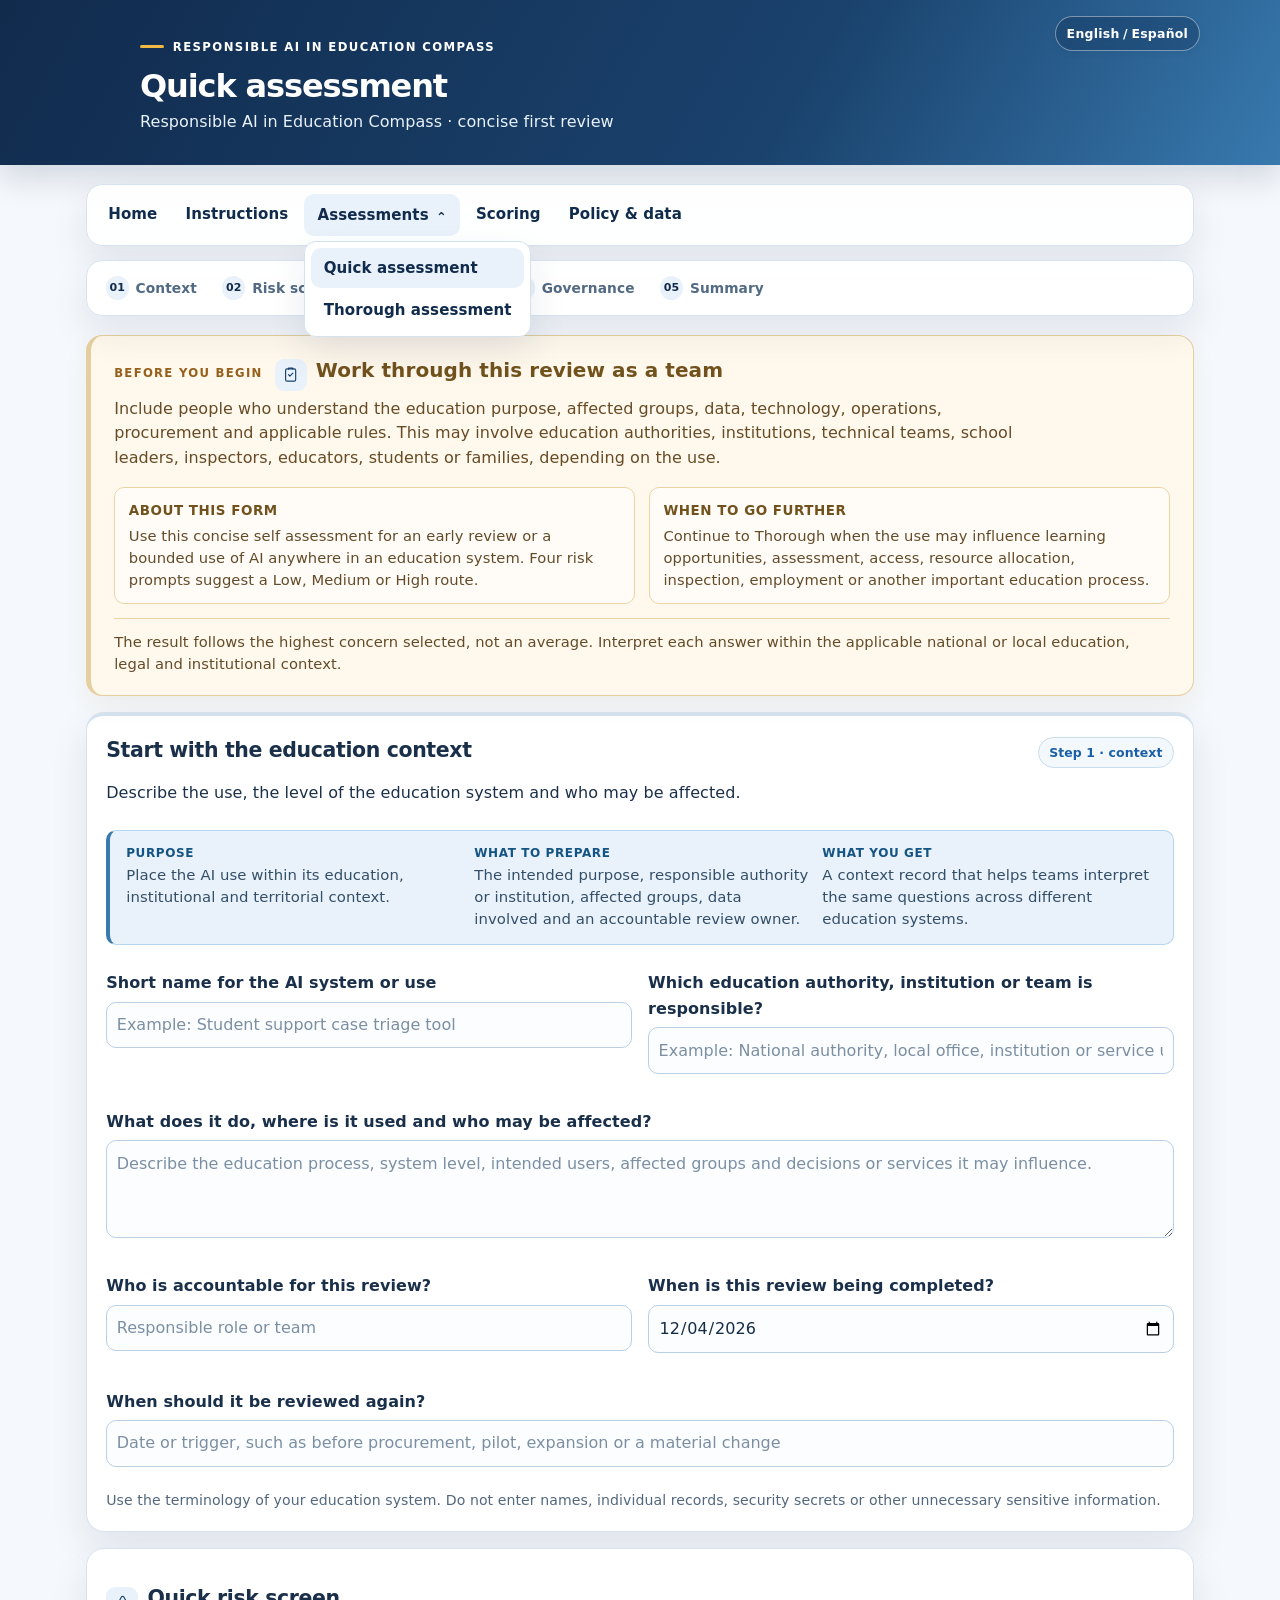
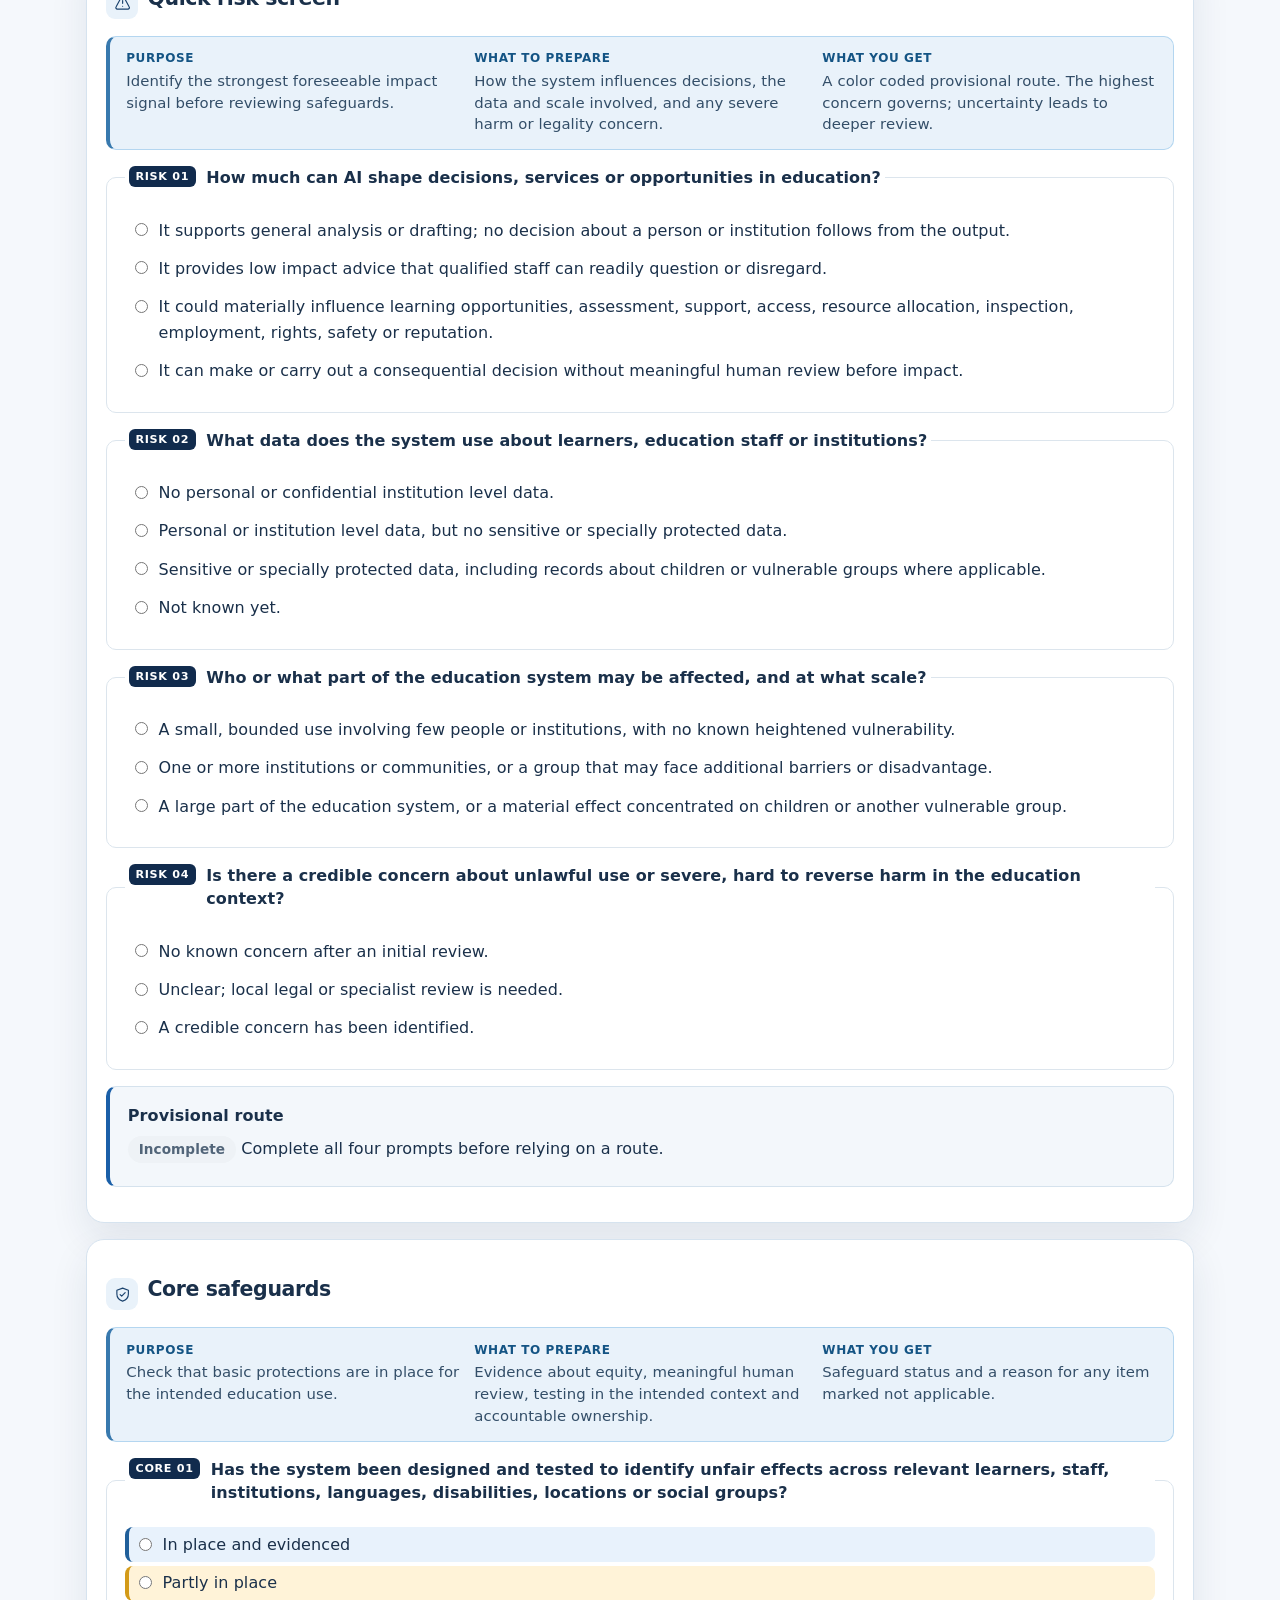
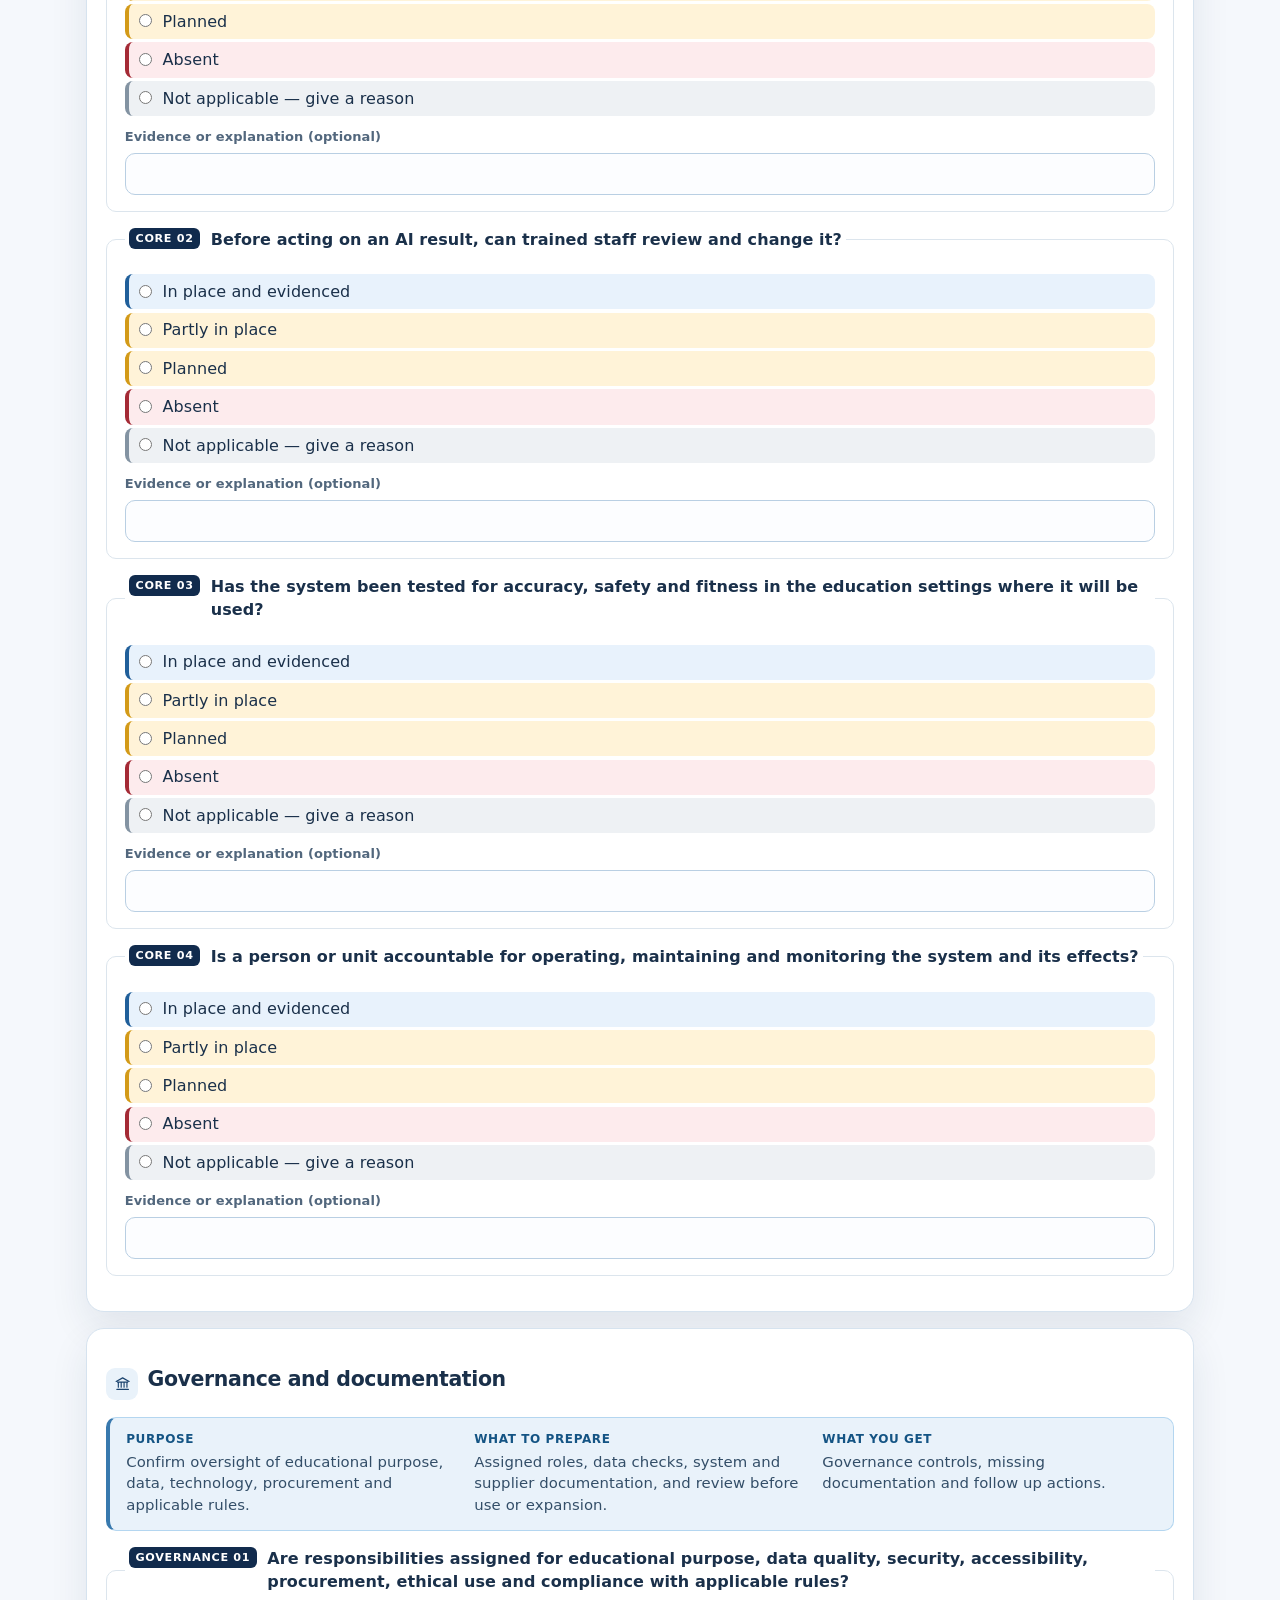
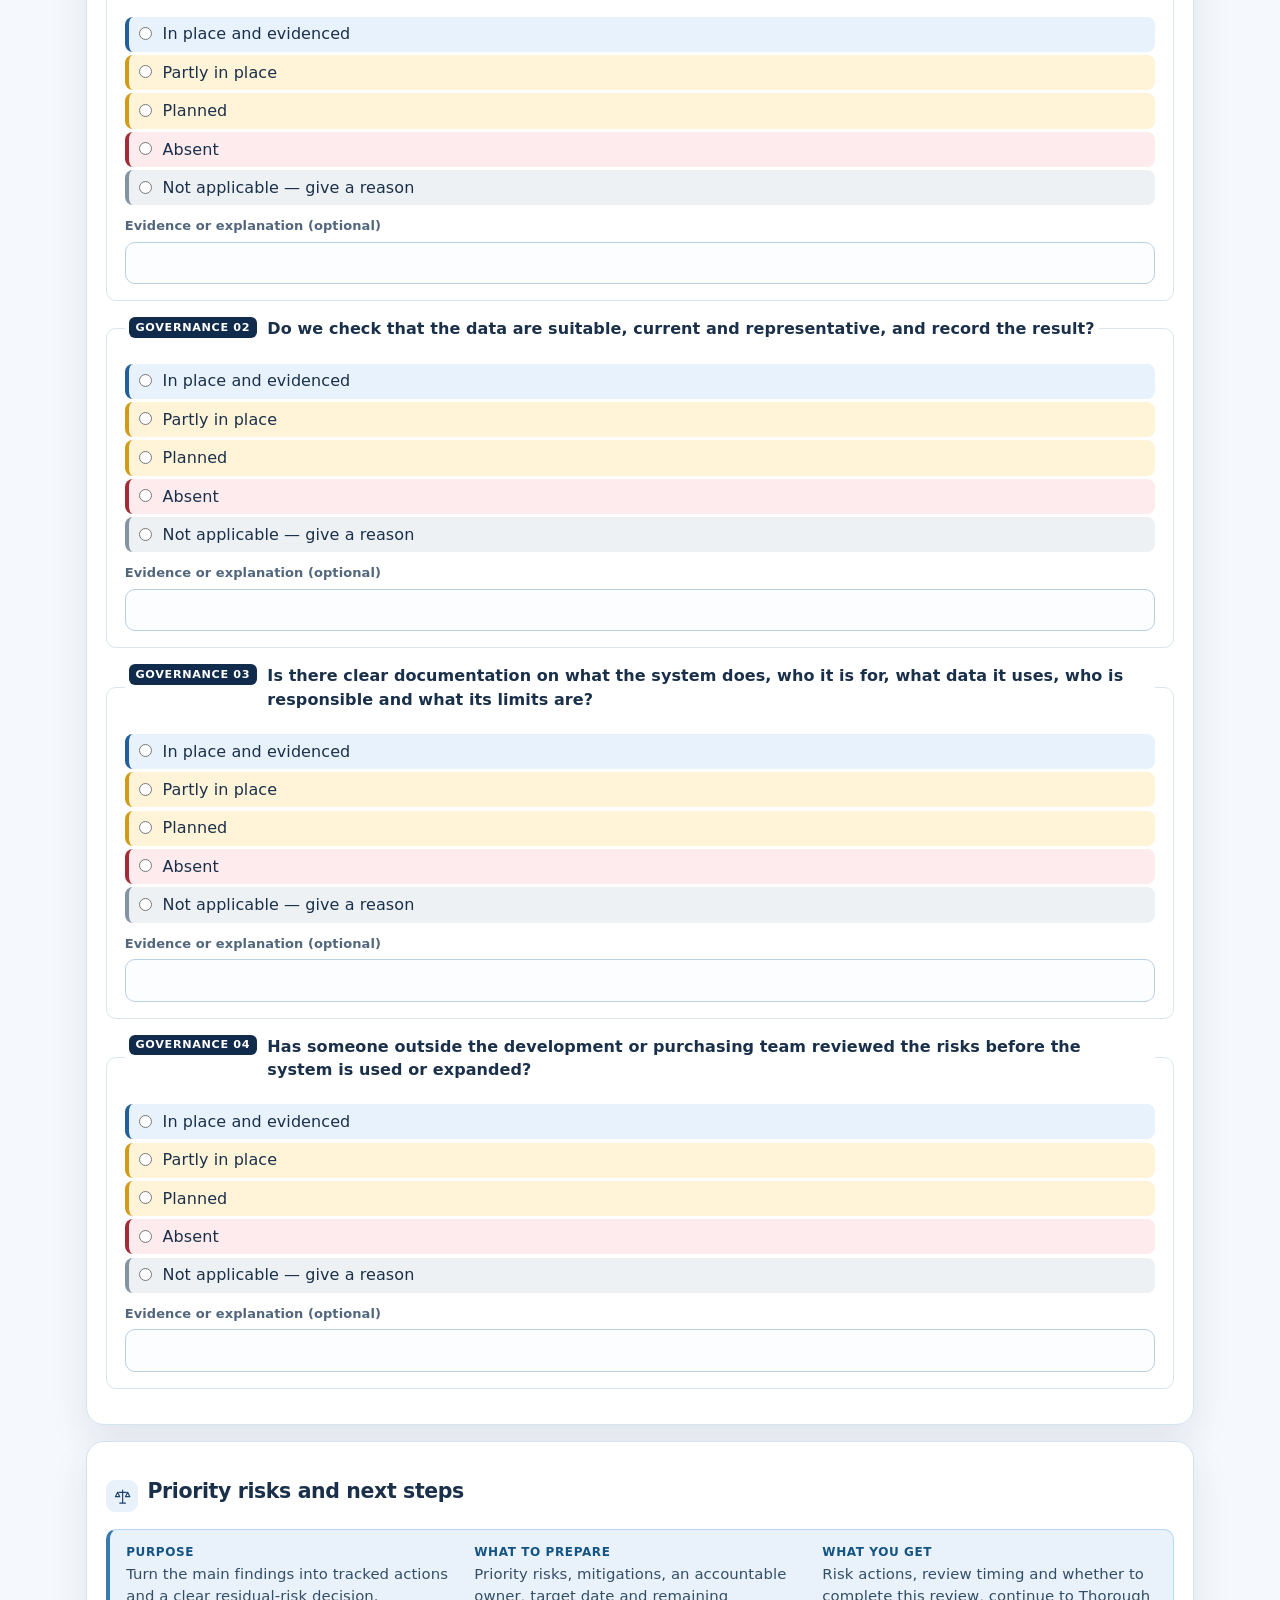
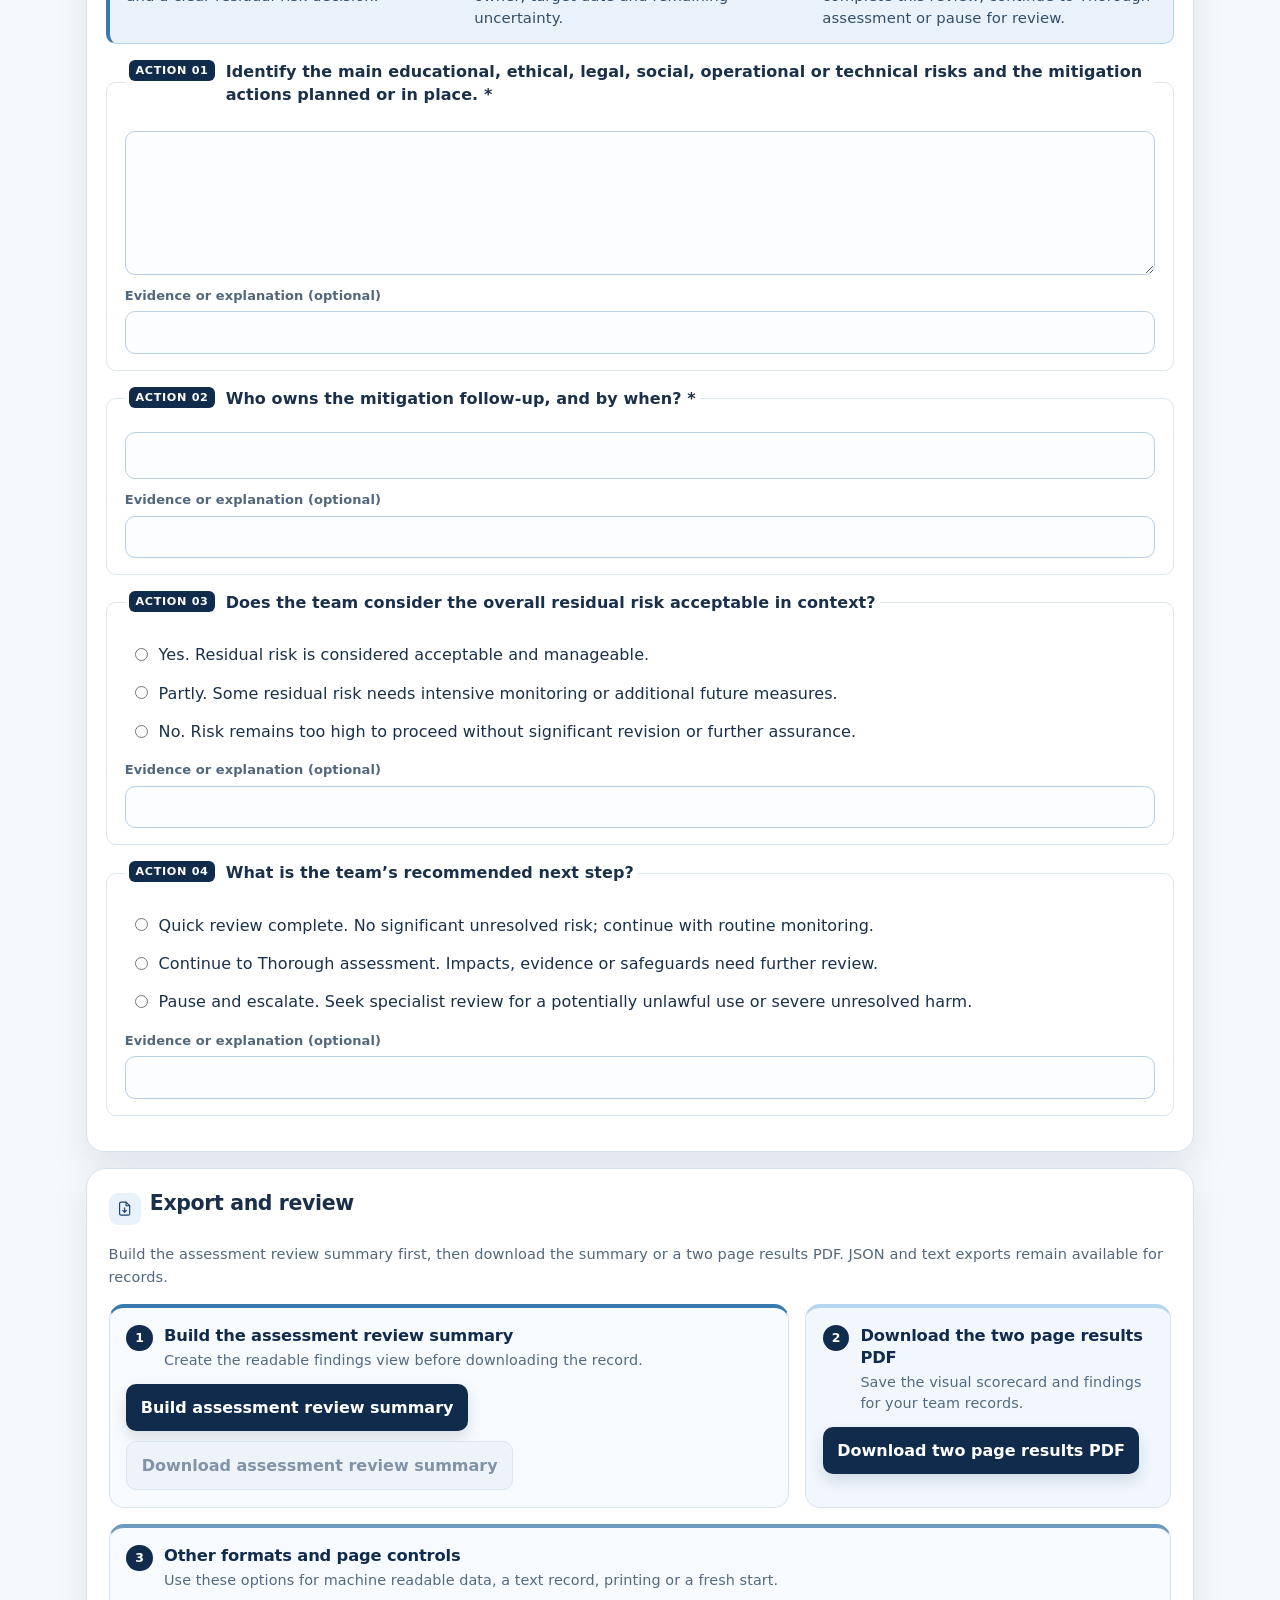
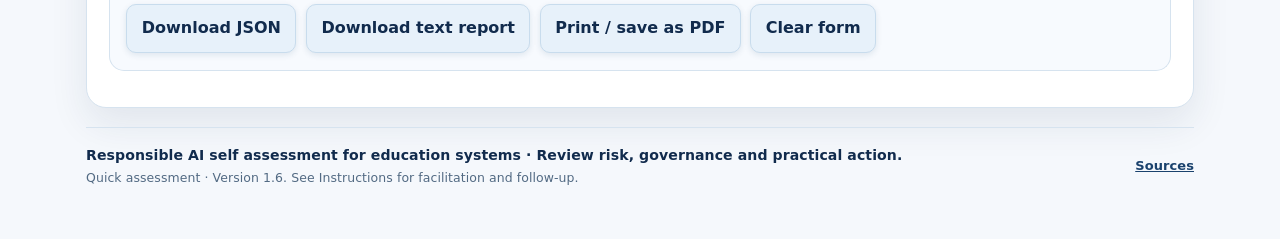
<file: quick-assessment.html>
<!doctype html>
<html lang="en"><head><meta charset="utf-8"><meta name="viewport" content="width=device-width,initial-scale=1"><meta name="description" content="A concise first review for responsible AI use across education systems."><title>Responsible AI in Education Compass | Quick assessment</title>
<style>
:root{--ink:#17324d;--muted:#526579;--line:#d8e0e8;--wash:#f3f7fa;--blue:#145da0;--pale:#eaf3fb;--gold:#fff5e5}*{box-sizing:border-box}body{margin:0;background:#f7f9fb;color:var(--ink);font:16px/1.55 system-ui,"Segoe UI",sans-serif}header{background:#103f6b;color:#fff;padding:1.6rem max(1rem,calc((100% - 1000px)/2))}header h1{margin:0 0 .35rem}header p{margin:0;color:#e7f1fa}.wrap{max-width:1000px;margin:1.2rem auto;padding:0 1rem}nav{display:flex;flex-wrap:wrap;gap:.3rem;background:#fff;border:1px solid var(--line);border-radius:9px;padding:.6rem}nav a{padding:.3rem .5rem;color:#145484;text-decoration:none;border-radius:5px}nav a:hover,nav a:focus{background:var(--pale);text-decoration:underline}.notice,section{background:#fff;border:1px solid var(--line);border-radius:10px;padding:1rem;margin:1rem 0}.notice{background:var(--gold);border-color:#e4c889}.grid{display:grid;grid-template-columns:1fr 1fr;gap:.7rem}.field{margin:.6rem 0}.field label,.question legend{font-weight:650}.field input,.field textarea{display:block;width:100%;margin-top:.35rem;padding:.6rem;border:1px solid #adbdca;border-radius:6px;font:inherit;color:var(--ink);background:white}.question{padding:.8rem;border:1px solid var(--line);border-radius:8px;margin:.75rem 0}.question legend{padding:0 .2rem}.choices{display:grid;gap:.2rem;margin:.45rem 0}.choice{display:flex;gap:.5rem;align-items:flex-start;padding:.3rem;border-radius:5px}.choice:hover{background:var(--wash)}.choice input{margin-top:.35rem;accent-color:var(--blue)}.hint,.small{color:var(--muted);font-size:.91rem}.actions{display:flex;flex-wrap:wrap;gap:.5rem;margin:.7rem 0}button{border:0;border-radius:7px;background:var(--blue);color:white;font:inherit;font-weight:650;padding:.65rem .9rem;cursor:pointer}.secondary{background:#edf2f6;color:var(--ink);border:1px solid var(--line)}.result{display:none}.result.show{display:block}.card{padding:.75rem;background:var(--wash);border:1px solid var(--line);border-radius:8px;margin:.6rem 0}.footer{color:var(--muted);font-size:.9rem;padding:1rem 0 2rem}@media(max-width:700px){.grid{grid-template-columns:1fr}header{padding:1.3rem 1rem}}@media print{body{background:white;font-size:11pt}header{background:white;color:#111;border-bottom:2px solid var(--ink);padding:0 0 .8rem}header p{color:#333}nav,.actions,.no-print{display:none!important}.wrap{max-width:none;margin:0;padding:0}section{break-inside:avoid}.result{display:block!important}}

.section-guide{display:grid;grid-template-columns:repeat(3,minmax(0,1fr));gap:.85rem;background:#f3f7fb;border:1px solid #d7e4ee;border-left:4px solid #145da0;border-radius:8px;padding:.85rem 1rem;margin:.55rem 0 1rem}
.section-guide p{margin:0;color:#334e68;font-size:.93rem;line-height:1.45}
.section-guide strong{display:block;color:#145484;font-size:12px;letter-spacing:.05em;text-transform:uppercase;margin-bottom:.2rem}
.footer{display:flex;align-items:center;justify-content:space-between;gap:1rem;border-top:1px solid var(--line)}
.footer-source{font-size:13px;font-weight:600;white-space:nowrap}
@media(max-width:720px){.section-guide{grid-template-columns:1fr;gap:.6rem}.footer{align-items:flex-start;flex-direction:column}}

.question textarea{display:block;box-sizing:border-box;width:100%;max-width:100%;min-height:9rem;margin:.55rem 0 .15rem;padding:.75rem;border:1px solid #aebdca;border-radius:7px;font:inherit;line-height:1.5;color:var(--ink);background:#fff;resize:vertical}
.question input:not([type=radio]):not([type=checkbox]){display:block;box-sizing:border-box;width:100%;max-width:100%;min-height:2.65rem;margin-top:.4rem;padding:.6rem;border:1px solid #aebdca;border-radius:7px;font:inherit;color:var(--ink);background:#fff}
.question label.small{display:block;margin-top:.75rem;font-size:13px;line-height:1.4;font-weight:600;color:var(--muted)}
.question label.small input{display:block;width:100%;max-width:100%;margin-top:.4rem}
.field input[type=radio],.field input[type=checkbox],.tierbox input[type=radio],.tierbox input[type=checkbox]{width:1rem;height:1rem;flex:0 0 1rem;display:inline-block}
.question legend{font-size:1rem;line-height:1.45}

.tierbox label:not(:first-child){font-weight:500;line-height:1.45}.question legend{max-width:100%}

/* Keep long prompts and form controls inside the content column */
fieldset.question{display:block;min-width:0;width:100%;max-width:100%;margin:1rem 0;padding:1rem 1.1rem}
fieldset.question>legend{float:none;width:auto;max-width:100%;white-space:normal;line-height:1.45;padding:0 .25rem}
fieldset.question>textarea,fieldset.question>input:not([type=radio]):not([type=checkbox]){display:block;box-sizing:border-box;width:100%;max-width:100%;min-width:0}
fieldset.question>.choices,fieldset.question>.hint{width:100%;max-width:100%}
fieldset.question label.small{display:block;width:100%;margin-top:.75rem;line-height:1.4}
fieldset.question label.small input{display:block;box-sizing:border-box;width:100%;max-width:100%;min-width:0;margin-top:.4rem}
/* Shared policy toolkit presentation */
:root{--ink:#142d46;--muted:#52677d;--line:#d9e2eb;--wash:#f2f5f8;--blue:#1a5fa8;--pale:#eaf3fb;--gold:#fff4dc;--green:#205f9a;--green-pale:#e8f2fc;--amber:#946100;--amber-pale:#fff3d8;--orange:#b44c16;--orange-pale:#fff0e6;--red:#a42a35;--red-pale:#fdebed;--shadow:0 8px 25px rgba(12,41,71,.06)}
body{background:#f2f5f8;color:var(--ink);font-family:Inter,ui-sans-serif,system-ui,-apple-system,"Segoe UI",sans-serif;line-height:1.6}
header{background:linear-gradient(118deg,#0b2744 0%,#113e67 72%,#1d5680 100%);padding-top:1.9rem;padding-bottom:1.9rem}
header h1{letter-spacing:-.025em;line-height:1.15}
header p{max-width:850px;line-height:1.55}
.wrap{max-width:1120px}
nav{position:relative;background:#fff;border:1px solid var(--line);border-radius:12px;padding:.5rem;gap:.2rem;box-shadow:var(--shadow);margin-bottom:1.25rem}
nav a{color:#274a68;padding:.52rem .78rem;border-radius:8px;font-size:.94rem;font-weight:620}
nav a[aria-current=page],nav a:hover,nav a:focus{background:var(--pale);color:#124978}
section,section.panel,.notice,.card,.reportcard{border-radius:13px;border-color:var(--line);box-shadow:var(--shadow)}
section,section.panel{padding:1.2rem;margin:1rem 0}
section h2{font-size:1.28rem;line-height:1.3;letter-spacing:-.018em}
section h3{font-size:1.05rem;line-height:1.35}
.notice{padding:1rem 1.1rem}
.section-guide{background:#f3f7fb;border-color:#d5e2ed;border-left-color:#1a5fa8;border-radius:10px}
.question,.field{border-radius:10px;border-color:#dce5ed}
.question:focus-within,.field:focus-within{border-color:#8ab5da;box-shadow:0 0 0 3px #1a5fa81c}
.question legend{line-height:1.45}
.question input:not([type=radio]):not([type=checkbox]),.question textarea,.field input,.field textarea,.field select,.evidence{border-radius:8px;border-color:#b8c8d8}
.question input:focus,.question textarea:focus,.field input:focus,.field textarea:focus,.field select:focus{outline:3px solid #1a5fa826;border-color:#4e91c4}
.choice{border-radius:8px;transition:background-color .15s,border-color .15s}
.choice:hover{background:#f1f6fa}
button,.actions button{border-radius:8px;background:#14558f;box-shadow:0 2px 6px #103c631c}
button:hover,.actions button:hover{filter:brightness(1.08)}
.footer{display:flex;align-items:center;justify-content:space-between;gap:1rem;border-top:1px solid var(--line);font-size:.88rem;padding:1rem 0 2rem;margin-top:1.2rem}
.footer-source{font-size:13px!important;font-weight:650;white-space:nowrap;color:#536a80}
.footer-source:hover{color:#145da0}
.risk-tier{display:inline-flex;align-items:center;gap:.35rem;border-radius:999px;padding:.27rem .68rem;font-size:.85rem;line-height:1.3;font-weight:750}
.risk-tier.low{background:var(--green-pale);color:var(--green)}.risk-tier.missing{background:#eef2f6;color:#526579}.risk-live{background:#f3f7fb;border:1px solid #d5e2ed;border-left:4px solid #1a5fa8;border-radius:10px;padding:1rem 1.1rem;margin:1rem 0}.risk-live p{margin:.45rem 0}.risk-live details{margin-top:.65rem}.risk-live li{margin:.3rem 0}
.risk-tier.medium{background:var(--amber-pale);color:var(--amber)}
.risk-tier.high{background:var(--orange-pale);color:var(--orange)}
.risk-tier.excessive{background:var(--red-pale);color:var(--red)}
.practice-good{border-left:4px solid var(--green)!important;background:var(--green-pale)!important}
.practice-partial{border-left:4px solid #d39a18!important;background:var(--amber-pale)!important}
.practice-gap{border-left:4px solid var(--red)!important;background:var(--red-pale)!important}
.practice-na{border-left:4px solid #8393a2!important;background:#eef1f4!important}
.answer-status{display:inline-flex;align-items:center;border-radius:999px;padding:.16rem .52rem;margin:.15rem 0 .25rem;font-size:.78rem;font-weight:750;line-height:1.35}
.answer-status.action{background:var(--amber-pale);color:#815400}
.answer-status.gap{background:var(--red-pale);color:var(--red)}
.answer-status.clear{background:var(--green-pale);color:var(--green)}
.answer-status.na{background:#edf1f4;color:#536474}
.answer-status.missing{background:#eef2f6;color:#526579}
.score-summary{display:flex;flex-wrap:wrap;gap:.45rem;margin:.7rem 0}
.score-summary span{border-radius:999px;padding:.28rem .62rem;font-size:.84rem;font-weight:700}
.score-summary .good{background:var(--green-pale);color:var(--green)}
.score-summary .partial{background:var(--amber-pale);color:var(--amber)}
.score-summary .gap{background:var(--red-pale);color:var(--red)}
.score-summary .na{background:#edf1f4;color:#536474}
@media(max-width:720px){nav a{padding:.48rem .57rem;font-size:.9rem}.footer{align-items:flex-start;flex-direction:column}.section-guide{grid-template-columns:1fr;gap:.6rem}}
@media print{body{background:#fff;color:#111}header{background:#fff;color:#111;border-bottom:2px solid #17324d}header p{color:#333}nav,button,.no-print{display:none!important}.wrap{max-width:none;margin:0;padding:0}section,.panel{box-shadow:none!important}}

.tierbox{background:#f5f8fb!important;border:1px solid var(--line)!important;border-left:4px solid #1a5fa8!important;border-radius:11px!important;padding:1rem!important}
.tier-choice{display:flex;align-items:flex-start;gap:.55rem;padding:.62rem .7rem!important;margin:.35rem 0!important;border:1px solid transparent;border-radius:9px;line-height:1.45}
.tier-choice input{flex:0 0 auto;margin-top:.3rem!important}
.tier-choice.low{background:#e8f2fc;color:#1b527f;border-color:#c8dff1}
.tier-choice.medium{background:#fff3d8;color:#805600;border-color:#eddbad}
.tier-choice.high{background:#fff0e6;color:#974011;border-color:#efcbb6}
.tier-choice.excessive{background:#fdebed;color:#912934;border-color:#e9c1c6}
.tier-choice.is-selected{box-shadow:0 0 0 2px currentColor inset;font-weight:700}
.choice.practice-good{border-color:#c8dff1}
.choice.practice-partial{border-color:#eddbad}
.choice.practice-gap{border-color:#e9c1c6}
.choice.practice-na{border-color:#d7dee5}
.answer-status.review{background:#eaf3fb;color:#215780}
.record-heading{display:flex;align-items:flex-start;justify-content:space-between;gap:1rem;margin:.1rem 0 .2rem}.record-heading h2{margin:0}.record-badge{display:inline-flex;align-items:center;border:1px solid #c9ddec;border-radius:999px;padding:.28rem .65rem;background:#f3f8fc;color:#1a5fa8;font-size:.78rem;font-weight:750;white-space:nowrap}.record-grid{display:grid;grid-template-columns:repeat(2,minmax(0,1fr));gap:1rem}.field-wide{grid-column:1/-1}.field input::placeholder,.field textarea::placeholder{color:#7b8fa3;opacity:1}.record-note{margin:.8rem 0 0;color:var(--muted);font-size:.88rem}.record-panel{border-top:4px solid #1a5fa8!important}
@media(max-width:720px){.record-heading{display:block}.record-badge{margin-top:.65rem}.record-grid{grid-template-columns:1fr}.field-wide{grid-column:auto}}
</style><link rel="icon" type="image/svg+xml" href="data:image/svg+xml,%3Csvg%20xmlns%3D%22http%3A%2F%2Fwww.w3.org%2F2000%2Fsvg%22%20viewBox%3D%220%200%2064%2064%22%3E%3Crect%20width%3D%2264%22%20height%3D%2264%22%20rx%3D%2214%22%20fill%3D%22%23103f6b%22%2F%3E%3Cpath%20d%3D%22M13%2048%2027%2016h7l14%2032h-7l-3-8H23l-3%208zm13-14h10l-5-12z%22%20fill%3D%22%23fff%22%2F%3E%3Ccircle%20cx%3D%2250%22%20cy%3D%2216%22%20r%3D%227%22%20fill%3D%22%2342d3c2%22%2F%3E%3C%2Fsvg%3E"></head><body><header><h1>Quick assessment</h1><p>Responsible AI in Education Compass · concise first review</p></header><main class="wrap">
<style>.notice{position:relative;overflow:hidden;padding:1.35rem 1.45rem 1.25rem;background:linear-gradient(135deg,#fffaf0,#fff4dd);border:1px solid #e3c27b;border-left:5px solid #c77813;color:#4e3615;box-shadow:0 8px 20px rgba(107,74,22,.08)}.notice-head{display:flex;align-items:baseline;flex-wrap:wrap;gap:.75rem;margin-bottom:.35rem}.notice-label{font-size:.73rem;letter-spacing:.11em;text-transform:uppercase;font-weight:800;color:#96601c}.notice h2{margin:0;font-size:1.25rem;line-height:1.2;color:#5c3b12}.notice-lead{margin:.25rem 0 0;max-width:900px;color:#664b25;line-height:1.55}.notice-grid{display:grid;grid-template-columns:repeat(2,minmax(0,1fr));gap:.85rem;margin-top:1rem}.notice-grid>div{background:rgba(255,255,255,.66);border:1px solid #ecd3a4;border-radius:10px;padding:.75rem .85rem}.notice-grid strong{display:block;margin-bottom:.2rem;color:#794900;font-size:.84rem;letter-spacing:.04em;text-transform:uppercase}.notice-grid p,.notice-foot{margin:0;color:#644b28;font-size:.92rem;line-height:1.5}.notice-foot{margin-top:.9rem;padding-top:.75rem;border-top:1px solid #ecd3a4}@media(max-width:700px){.notice{padding:1.1rem}.notice-grid{grid-template-columns:1fr}.notice h2{font-size:1.12rem}}@media print{.notice{background:#fff;border:1px solid #777;border-left:1px solid #777;color:#222;box-shadow:none}.notice-label,.notice h2,.notice-grid strong{color:#222}.notice-lead,.notice-grid p,.notice-foot{color:#333}.notice-grid>div{background:#fff;border-color:#bbb}}</style>
<style>.summary-ready{display:flex;align-items:flex-start;gap:.7rem;background:#edf6fd;border:1px solid #bdd9ed;border-left:4px solid #205f9a;color:#1b527f;border-radius:10px;padding:.8rem 1rem;margin:.8rem 0}.summary-ready[hidden]{display:none}.summary-ready span{font-size:1.1rem;font-weight:800;line-height:1.3}.summary-ready strong{display:block}.summary-ready p{margin:.1rem 0 0;color:#405e79;font-size:.92rem}.actions button:disabled{opacity:.55;cursor:not-allowed;box-shadow:none}</style>
<script src="pdf-report.js"></script><nav class="package-nav no-print" aria-label="Assessment pages"><a href="index.html">Home</a><a href="instructions.html">Instructions</a><a href="quick-assessment.html" aria-current="page">Quick assessment</a><a href="thorough-assessment.html">Thorough assessment</a><a href="scoring.html">Scoring</a><a href="policy-and-data.html">Policy &amp; data</a></nav>
<div class="notice"><div class="notice-head"><span class="notice-label">Before you begin</span><h2>Work through this review as a team</h2></div><p class="notice-lead">Include people who understand the education purpose, affected groups, data, technology, operations, procurement and applicable rules. This may involve education authorities, institutions, technical teams, school leaders, inspectors, educators, students or families, depending on the use.</p><div class="notice-grid"><div><strong>About this form</strong><p>Use this concise self assessment for an early review or a bounded use of AI anywhere in an education system. Four risk prompts suggest a Low, Medium or High route.</p></div><div><strong>When to go further</strong><p>Continue to Thorough when the use may influence learning opportunities, assessment, access, resource allocation, inspection, employment or another important education process.</p></div></div><p class="notice-foot">The result follows the highest concern selected, not an average. Interpret each answer within the applicable national or local education, legal and institutional context.</p></div>
<section class="record-panel"><div class="record-heading"><div><h2>Start with the education context</h2><p class="lede">Describe the use, the level of the education system and who may be affected.</p></div><span class="record-badge">Step 1 · context</span></div><div class="section-guide"><p><strong>Purpose</strong>Place the AI use within its education, institutional and territorial context.</p><p><strong>What to prepare</strong>The intended purpose, responsible authority or institution, affected groups, data involved and an accountable review owner.</p><p><strong>What you get</strong>A context record that helps teams interpret the same questions across different education systems.</p></div><div class="record-grid"><div class="field"><label for="project">Short name for the AI system or use</label><input id="project" autocomplete="off" placeholder="Example: Student support case triage tool"></div><div class="field"><label for="body">Which education authority, institution or team is responsible?</label><input id="body" autocomplete="organization" placeholder="Example: National authority, local office, institution or service unit"></div><div class="field field-wide"><label for="purpose">What does it do, where is it used and who may be affected?</label><textarea id="purpose" rows="3" placeholder="Describe the education process, system level, intended users, affected groups and decisions or services it may influence."></textarea></div><div class="field"><label for="owner">Who is accountable for this review?</label><input id="owner" autocomplete="organization-title" placeholder="Responsible role or team"></div><div class="field"><label for="date">When is this review being completed?</label><input id="date" type="date"></div><div class="field field-wide"><label for="review">When should it be reviewed again?</label><input id="review" placeholder="Date or trigger, such as before procurement, pilot, expansion or a material change"></div></div><p class="record-note">Use the terminology of your education system. Do not enter names, individual records, security secrets or other unnecessary sensitive information.</p></section>
<section><h2>Quick risk screen</h2><div class="section-guide"><p><strong>Purpose</strong>Identify the strongest foreseeable impact signal before reviewing safeguards.</p><p><strong>What to prepare</strong>How the system influences decisions, the data and scale involved, and any severe harm or legality concern.</p><p><strong>What you get</strong>A color coded provisional route. The highest concern governs; uncertainty leads to deeper review.</p></div><div id="quickRiskQuestions"></div><div id="quickRiskResult" class="risk-live" aria-live="polite"><strong>Provisional route</strong><p>Answer the four screening prompts to see the route and suggested next step.</p></div></section>
<section><h2>Core safeguards</h2><div class="section-guide"><p><strong>Purpose</strong>Check that basic protections are in place for the intended education use.</p><p><strong>What to prepare</strong>Evidence about equity, meaningful human review, testing in the intended context and accountable ownership.</p><p><strong>What you get</strong>Safeguard status and a reason for any item marked not applicable.</p></div><div id="core"></div></section>
<section><h2>Governance and documentation</h2><div class="section-guide"><p><strong>Purpose</strong>Confirm oversight of educational purpose, data, technology, procurement and applicable rules.</p><p><strong>What to prepare</strong>Assigned roles, data checks, system and supplier documentation, and review before use or expansion.</p><p><strong>What you get</strong>Governance controls, missing documentation and follow up actions.</p></div><div id="governance"></div></section>
<section><h2>Priority risks and next steps</h2><div class="section-guide"><p><strong>Purpose</strong>Turn the main findings into tracked actions and a clear residual-risk decision.</p><p><strong>What to prepare</strong>Priority risks, mitigations, an accountable owner, target date and remaining uncertainty.</p><p><strong>What you get</strong>Risk actions, review timing and whether to complete this review, continue to Thorough assessment or pause for review.</p></div><div id="synthesis"></div></section>
<section><h2>Export and review</h2><p class="small">Build the assessment review summary first, then download the summary or a two page results PDF. JSON and text exports remain available for records.</p><div class="actions"><button id="summaryBtn">Build assessment review summary</button><button id="summaryDownloadBtn" class="secondary" type="button" disabled>Download assessment review summary</button><button id="pdfBtn">Download two page results PDF</button><button class="secondary" id="jsonBtn">Download JSON</button><button class="secondary" id="textBtn">Download text</button><button class="secondary" id="printBtn">Print / save as PDF</button><button class="secondary" id="clearBtn">Clear form</button></div><div id="summaryReady" class="summary-ready" role="status" hidden><span aria-hidden="true">✓</span><div><strong>Assessment review summary is ready</strong><p>Review it below or download an HTML copy for your records.</p></div></div><p id="status" class="small" role="status"></p></section>
<section id="summary" class="result" aria-live="polite"><h2>Response summary</h2><div id="summaryBody"></div><p class="small">This summarizes the team’s responses at one point in time. It does not validate evidence or monitor the operating system.</p></section>
<div class="footer"><span>Quick assessment · Version 1.6. See Instructions for facilitation and follow-up.</span><a class="footer-source" href="sources.html">Sources</a></div></main>
<script>
const scale=["In place and evidenced","Partly in place","Planned","Absent","Not applicable — give a reason"];
const quickRiskQuestions=[
{id:"influence",label:"How much can AI shape decisions, services or opportunities in education?",options:[
{label:"It supports general analysis or drafting; no decision about a person or institution follows from the output.",tier:0},
{label:"It provides low impact advice that qualified staff can readily question or disregard.",tier:1},
{label:"It could materially influence learning opportunities, assessment, support, access, resource allocation, inspection, employment, rights, safety or reputation.",tier:2},
{label:"It can make or carry out a consequential decision without meaningful human review before impact.",tier:2}]},
{id:"data",label:"What data does the system use about learners, education staff or institutions?",options:[
{label:"No personal or confidential institution level data.",tier:0},
{label:"Personal or institution level data, but no sensitive or specially protected data.",tier:1},
{label:"Sensitive or specially protected data, including records about children or vulnerable groups where applicable.",tier:2},
{label:"Not known yet.",tier:1}]},
{id:"reach",label:"Who or what part of the education system may be affected, and at what scale?",options:[
{label:"A small, bounded use involving few people or institutions, with no known heightened vulnerability.",tier:0},
{label:"One or more institutions or communities, or a group that may face additional barriers or disadvantage.",tier:1},
{label:"A large part of the education system, or a material effect concentrated on children or another vulnerable group.",tier:2}]},
{id:"severe",label:"Is there a credible concern about unlawful use or severe, hard to reverse harm in the education context?",options:[
{label:"No known concern after an initial review.",tier:0},
{label:"Unclear; local legal or specialist review is needed.",tier:1},
{label:"A credible concern has been identified.",tier:3}]}
];
const groups={core:[
{id:"non_discrimination",prompt:"Has the system been designed and tested to identify unfair effects across relevant learners, staff, institutions, languages, disabilities, locations or social groups?"},
{id:"human_review",prompt:"Before acting on an AI result, can trained staff review and change it?"},
{id:"basic_testing",prompt:"Has the system been tested for accuracy, safety and fitness in the education settings where it will be used?"},
{id:"owner",prompt:"Is a person or unit accountable for operating, maintaining and monitoring the system and its effects?"}],
governance:[
{id:"data_governance",prompt:"Are responsibilities assigned for educational purpose, data quality, security, accessibility, procurement, ethical use and compliance with applicable rules?"},
{id:"data_curation",prompt:"Do we check that the data are suitable, current and representative, and record the result?"},
{id:"system_documentation",prompt:"Is there clear documentation on what the system does, who it is for, what data it uses, who is responsible and what its limits are?"},
{id:"independent_review",prompt:"Has someone outside the development or purchasing team reviewed the risks before the system is used or expanded?"}],
synthesis:[
{id:"risk_summary",prompt:"Identify the main educational, ethical, legal, social, operational or technical risks and the mitigation actions planned or in place.",type:"textarea"},
{id:"action_owner",prompt:"Who owns the mitigation follow-up, and by when?",type:"text"},
{id:"residual_decision",prompt:"Does the team consider the overall residual risk acceptable in context?",options:["Yes. Residual risk is considered acceptable and manageable.","Partly. Some residual risk needs intensive monitoring or additional future measures.","No. Risk remains too high to proceed without significant revision or further assurance."]},
{id:"review_outcome",prompt:"What is the team’s recommended next step?",options:["Quick review complete. No significant unresolved risk; continue with routine monitoring.","Continue to Thorough assessment. Impacts, evidence or safeguards need further review.","Pause and escalate. Seek specialist review for a potentially unlawful use or severe unresolved harm."]}]};
const translateKnownPortuguese=s=>{let t=String(s??"");const pairs=[["Questionário Principal de Avaliação","Main Assessment Questionnaire"],["O Questionário Principal","The Main Questionnaire"],["analisa em profundidade","examines in depth"],["os aspectos éticos e de governança do projeto de IA","the ethical and governance aspects of the AI project"],["conforme o nível de risco definido na Avaliação de Riscos","according to the risk level defined in the Risk Assessment"],["Ele busca identificar boas práticas","It seeks to identify good practices"],["e pontos críticos que precisam ser melhorados","and critical areas that need improvement"],["pontos críticos que precisam ser melhorados","critical areas that need improvement"],["Pontuação","Score"]];for(const [from,to] of pairs)t=t.replace(new RegExp(from,"gi"),to);return t};const esc=s=>translateKnownPortuguese(s).replace(/[&<>"']/g,c=>({"&":"&amp;","<":"&lt;",">":"&gt;","\"":"&quot;","'":"&#39;"}[c]));const all=[];
function render(groupId,items,withScale){const root=document.getElementById(groupId);for(const q of items){all.push(q);const item=document.createElement("fieldset");item.className="question";item.id=`q_${q.id}`;item.innerHTML=`<legend>${esc(q.prompt)}${q.type==="textarea"||q.type==="text"?" *":""}</legend>`;if(q.type==="textarea")item.innerHTML+=`<textarea id="a_${q.id}" rows="4"></textarea>`;else if(q.type==="text")item.innerHTML+=`<input id="a_${q.id}">`;else{const opts=withScale?scale:q.options;const choices=document.createElement("div");choices.className="choices";opts.forEach((op,i)=>{const label=document.createElement("label");label.className="choice";if(withScale)label.classList.add(["practice-good","practice-partial","practice-partial","practice-gap","practice-na"][i]||"");label.innerHTML=`<input type="radio" name="a_${q.id}" value="${i}"><span>${esc(op)}</span>`;choices.appendChild(label)});item.appendChild(choices)}const ev=document.createElement("label");ev.className="small";ev.innerHTML=`Evidence or explanation (optional)<input class="evidence" id="e_${q.id}" autocomplete="off">`;item.appendChild(ev);root.appendChild(item)}}
function renderQuickRisk(){const root=document.getElementById("quickRiskQuestions");quickRiskQuestions.forEach(q=>{const fs=document.createElement("fieldset");fs.className="question";const legend=document.createElement("legend");legend.textContent=q.label;fs.appendChild(legend);const choices=document.createElement("div");choices.className="choices";q.options.forEach((o,i)=>{const label=document.createElement("label");label.className="choice";label.innerHTML='<input type="radio" name="qr_'+q.id+'" value="'+i+'"><span>'+esc(o.label)+'</span>';choices.appendChild(label)});fs.appendChild(choices);root.appendChild(fs)})}
function addQuestionNumber(legend,label){if(!legend||legend.querySelector(".question-number"))return;const text=legend.textContent;legend.textContent="";const number=document.createElement("span");number.className="question-number";number.textContent=label;const prompt=document.createElement("span");prompt.textContent=text;legend.append(number,prompt)}
function numberQuickQuestions(){[["#quickRiskQuestions .question","Risk"],["#core .question","Core"],["#governance .question","Governance"],["#synthesis .question","Action"]].forEach(([selector,prefix])=>document.querySelectorAll(selector).forEach((item,index)=>addQuestionNumber(item.querySelector("legend"),prefix+" "+String(index+1).padStart(2,"0"))))}
renderQuickRisk();render("core",groups.core,true);render("governance",groups.governance,true);render("synthesis",groups.synthesis,false);numberQuickQuestions();document.getElementById("date").value=new Date().toISOString().slice(0,10);
function quickRiskRoute(){const selected=quickRiskQuestions.map(q=>{const el=document.querySelector('[name="qr_'+q.id+'"]:checked');return el?{q:q,index:Number(el.value),option:q.options[Number(el.value)]}:null});if(selected.some(x=>!x))return{label:"Incomplete",cls:"missing",tier:-1,action:"Complete all four prompts before relying on a route.",answers:selected};const severe=selected.find(x=>x.q.id==="severe");if(severe.index===2)return{label:"Pause for specialist review",cls:"excessive",tier:3,action:"Pause routine progression and seek local legal, rights, safety and ethics review before proceeding.",answers:selected};const tier=Math.max(...selected.map(x=>x.option.tier));const label=["Low","Medium","High"][tier]||"High";const cls=["low","medium","high"][tier]||"high";const action=tier===0?"Quick can be completed if the safeguard checks are evidenced and no material gaps remain.":tier===1?"Continue to Thorough to review tailored safeguards, evidence and affected groups.":"Complete Thorough and obtain stronger governance or specialist review before a deployment decision.";return{label:label,cls:cls,tier:tier,action:action,answers:selected}}
function renderQuickRoute(){const r=quickRiskRoute(),box=document.getElementById("quickRiskResult");if(!box)return;const answers=r.answers.filter(Boolean).map(x=>'<li><strong>'+esc(x.q.label)+'</strong><br>'+esc(x.option.label)+'</li>').join("");box.innerHTML='<strong>Provisional route</strong><p><span class="risk-tier '+r.cls+'">'+esc(r.label)+'</span> '+esc(r.action)+'</p>'+(answers?'<details><summary>Why this route?</summary><ul>'+answers+'</ul></details>':"")}
function gather(){const meta={project:document.getElementById("project").value,publicBody:document.getElementById("body").value,purpose:document.getElementById("purpose").value,accountableOwner:document.getElementById("owner").value,assessmentDate:document.getElementById("date").value,nextReview:document.getElementById("review").value};const answers={};for(const q of all){let answer;if(q.type==="textarea"||q.type==="text")answer=document.getElementById(`a_${q.id}`).value.trim();else{const selected=document.querySelector(`[name="a_${q.id}"]:checked`);answer=selected?(q.options? q.options[Number(selected.value)]:scale[Number(selected.value)]):""}answers[q.id]={answer,evidence:document.getElementById(`e_${q.id}`).value.trim()}}return{meta,route:"Quick assessment · team review",quickRisk:quickRiskRoute(),answers,exportedAt:new Date().toISOString()}}
function quickPracticeState(answer){if(answer===scale[0])return{label:"In place",cls:"clear",key:"good"};if(answer===scale[1]||answer===scale[2])return{label:"Needs strengthening",cls:"action",key:"partial"};if(answer===scale[3])return{label:"Gap to address",cls:"gap",key:"gap"};if(answer===scale[4])return{label:"Not applicable",cls:"na",key:"na"};return{label:"Not answered",cls:"missing",key:"missing"}}
function outcomeState(answer){if(answer.startsWith("Quick review complete"))return{label:"Quick review complete",cls:"clear"};if(answer.startsWith("Continue to Thorough"))return{label:"Continue to Thorough",cls:"action"};if(answer.startsWith("Pause and escalate"))return{label:"Pause and escalate",cls:"gap"};return{label:"Next step not selected",cls:"missing"}}
function summary(){const d=gather(),out=document.getElementById("summaryBody");renderQuickRoute();let html='<div class="card"><strong>AI system or use:</strong> '+esc(d.meta.project||"Not provided")+' · <strong>Responsible education authority or institution:</strong> '+esc(d.meta.publicBody||"Not provided")+'<br><strong>Education purpose, context and affected groups:</strong> '+esc(d.meta.purpose||"Not provided")+'<br><strong>Responsible review lead:</strong> '+esc(d.meta.accountableOwner||"Not provided")+' · <strong>Assessment date:</strong> '+esc(d.meta.assessmentDate||"Not provided")+' · <strong>Next review:</strong> '+esc(d.meta.nextReview||"Not provided")+'</div>';
const route=d.quickRisk;html+='<div class="card"><h3>Preliminary risk route</h3><p><span class="risk-tier '+route.cls+'">'+esc(route.label)+'</span> '+esc(route.action)+'</p><p class="small">This route follows the highest signal, not an average. The Thorough screen uses five scored questions and one override question.</p></div>';const screeningAnswers=route.answers.filter(Boolean).map(x=>'<li><strong>'+esc(x.q.label)+'</strong><br>'+esc(x.option.label)+'</li>').join("");html+='<div class="card"><h3>Quick risk screen responses</h3>'+(screeningAnswers?'<ul>'+screeningAnswers+'</ul>':'<p>Complete all four prompts to calculate a route.</p>')+'</div>';
const practice=[...groups.core,...groups.governance].map(q=>quickPracticeState(d.answers[q.id].answer));const count={good:0,partial:0,gap:0,na:0,missing:0};practice.forEach(x=>count[x.key]++);const outcome=outcomeState(d.answers.review_outcome.answer);
html+='<div class="card"><h3>Practice indicators</h3><p class="small">A count of the team’s responses, separate from the risk route.</p><div class="score-summary"><span class="good">'+count.good+' in place</span><span class="partial">'+count.partial+' to strengthen</span><span class="gap">'+count.gap+' gaps</span><span class="na">'+count.na+' not applicable</span>'+(count.missing?'<span>'+count.missing+' unanswered</span>':"")+'</div><p><strong>Team recommended next step:</strong> <span class="answer-status '+outcome.cls+'">'+esc(outcome.label)+'</span></p></div>';
for(const [title,items] of [["Core safeguards",groups.core],["Governance and documentation",groups.governance],["Priority risks and next steps",groups.synthesis]]){html+='<div class="card"><h3>'+title+'</h3><ul>';for(const q of items){const x=d.answers[q.id],a=Array.isArray(x.answer)?x.answer.join("; "):x.answer||"Not answered";let state="";if(groups.core.includes(q)||groups.governance.includes(q)){const st=quickPracticeState(x.answer);state='<span class="answer-status '+st.cls+'">'+esc(st.label)+'</span><br>'}else if(q.id==="review_outcome"){state='<span class="answer-status '+outcome.cls+'">'+esc(outcome.label)+'</span><br>'}else if(q.id==="residual_decision"){const cls=x.answer.startsWith("Yes.")?"clear":x.answer.startsWith("Partly.")?"action":x.answer.startsWith("No.")?"gap":"missing";state='<span class="answer-status '+cls+'">'+esc(x.answer?x.answer.split(".")[0]:"Not answered")+'</span><br>'}html+='<li><strong>'+esc(q.prompt)+'</strong><br>'+state+'<span style="white-space:pre-wrap">'+esc(a)+'</span>'+(x.evidence?'<br><em>Evidence / reason:</em> '+esc(x.evidence):"")+'</li>'}html+='</ul></div>'}
out.innerHTML=html;document.getElementById("summary").classList.add("show");document.getElementById("summaryReady").hidden=false;document.getElementById("summaryDownloadBtn").disabled=false;document.getElementById("status").textContent="Assessment review summary is ready. Review it before exporting.";return d}
function quickPdfDimension(name,items,d){let points=0,max=0,missing=0,good=0,attention=0;for(const q of items){const st=quickPracticeState(d.answers[q.id]?.answer||"");if(st.key==="na")continue;max+=2;if(st.key==="good"){points+=2;good++}else if(st.key==="partial"){points++;attention++}else if(st.key==="missing"){missing++;attention++}else attention++}const ratio=max?points/max:null;return{name,ratio,status:missing?"partial":assessmentPdfStatusFromRatio(ratio),scoreText:ratio==null?"Pending":Math.round(ratio*100)+"%",detail:good+" strength"+(good===1?"":"s")+", "+attention+" item"+(attention===1?"":"s")+" needing attention"}}
function quickPdfReport(d){
 const dimensions=[quickPdfDimension("Core safeguards",groups.core,d),quickPdfDimension("Governance and documentation",groups.governance,d)];
 const a=d.answers;
 const vals=[a.risk_summary?.answer?2:0,a.action_owner?.answer?2:0,(a.residual_decision?.answer||"").startsWith("Yes.")?2:(a.residual_decision?.answer||"").startsWith("Partly.")?1:0,(a.review_outcome?.answer||"").startsWith("Quick review complete")?2:(a.review_outcome?.answer||"").startsWith("Continue")?1:0];
 const rp=vals.reduce((x,y)=>x+y,0)/8;
 dimensions.push({name:"Risk management and follow up",ratio:rp,status:vals.some(x=>x===0)?"partial":assessmentPdfStatusFromRatio(rp),scoreText:Math.round(rp*100)+"%",detail:"Priority risks, responsible lead, decision and next review"});
 const r=d.quickRisk,rs=r.tier<0?"missing":r.tier===0?"good":r.tier===1?"partial":"gap",findings=[];
 if(r.tier>=2)findings.push({title:"The preliminary route requires stronger review",text:r.action,status:"gap"});
 for(const q of [...groups.core,...groups.governance]){
  const st=quickPracticeState(a[q.id]?.answer||"");
  if(st.key==="partial"||st.key==="gap"||st.key==="missing")findings.push({title:q.prompt,text:st.label+". Add evidence, assign a responsible role and set a completion date.",status:st.key==="gap"?"gap":st.key==="missing"?"missing":"partial"});
 }
 if(a.risk_summary?.answer)findings.push({title:"Priority risks recorded",text:a.risk_summary.answer,status:"partial"});
 else findings.push({title:"Priority risks have not been recorded",text:"Record the main education, rights, data, operational, technical and supplier risks, together with the planned response.",status:"missing"});
 const valid=dimensions.filter(x=>x.ratio!=null),strongest=[...valid].sort((x,y)=>y.ratio-x.ratio)[0],weakest=[...valid].sort((x,y)=>x.ratio-y.ratio)[0];
 const takeaways=["Preliminary route: "+r.label+". It reflects the highest concern selected.","Area with the strongest evidence: "+(strongest?.name||"not enough information")+".","Area requiring the most attention: "+(weakest?.name||"not enough information")+".","Assign a responsible role, date and completion evidence to every orange or red result."];
 return{title:"Responsible AI in Education Compass",pathway:"Quick assessment",meta:d.meta,overall:{label:r.label,status:rs,ratio:r.tier<0?null:1-r.tier/3},overallDetail:r.action,riskRoute:{label:r.label,status:rs,detail:r.action},dimensions,findings:findings.slice(0,5),takeaways,nextSteps:[],note:"This self assessment records the team’s evidence and judgement. It does not verify compliance or authorise the use."};
}
function download(name,type,data){if(type.startsWith("text/"))data=translateKnownPortuguese(data);const a=document.createElement("a");a.href=URL.createObjectURL(new Blob([window.civicTranslateExport?window.civicTranslateExport(data,type):data],{type}));a.download=name;document.body.appendChild(a);a.click();a.remove();setTimeout(()=>URL.revokeObjectURL(a.href),1000)}
function downloadSummaryHtml(filename,title,subtitle,body){const html='<!doctype html><html lang="'+(window.civicLanguage?window.civicLanguage():"en")+'"><head><meta charset="utf-8"><meta name="viewport" content="width=device-width,initial-scale=1"><title>'+esc(title)+'</title><style>body{margin:0;background:#f3f6f9;color:#17324d;font:16px/1.55 system-ui,-apple-system,"Segoe UI",sans-serif}main{max-width:980px;margin:2rem auto;padding:0 1rem}header{background:#103f6b;color:#fff;border-radius:14px;padding:1.4rem 1.6rem;margin-bottom:1rem}header h1{margin:0 0 .25rem;font-size:1.5rem}header p{margin:0;color:#e7f1fa}section{background:#fff;border:1px solid #d8e0e8;border-radius:12px;padding:1rem 1.2rem}footer{color:#526579;font-size:.85rem;margin:1rem 0}@media print{body{background:#fff}main{max-width:none;margin:0}header{border:0;border-radius:0}}</style></head><body><main><header><h1>'+esc(title)+'</h1><p>'+esc(subtitle)+'</p></header><section>'+body.innerHTML+'</section><footer>Generated from the education AI self assessment.</footer></main></body></html>';download(filename,"text/html;charset=utf-8",html)}
document.addEventListener("click",event=>{if(event.target.id==="summaryBtn"){const ready=document.getElementById("summaryReady");ready.hidden=false;document.getElementById("summaryDownloadBtn").disabled=false;document.getElementById("status").textContent="Assessment review summary is ready. Review it below or download a copy."}if(event.target.id==="summaryDownloadBtn"&&!event.target.disabled){downloadSummaryHtml("education-ai-quick-assessment-summary.html","Assessment review summary","Quick assessment",document.getElementById("summaryBody"))}if(event.target.id==="clearBtn"){document.getElementById("summaryReady").hidden=true;document.getElementById("summaryDownloadBtn").disabled=true}});
document.addEventListener("change",renderQuickRoute);renderQuickRoute();document.getElementById("summaryBtn").onclick=summary;document.getElementById("jsonBtn").onclick=()=>download("education-ai-quick-assessment.json","application/json",JSON.stringify(gather(),null,2));document.getElementById("textBtn").onclick=()=>{const d=gather(),lines=["Responsible AI in Education Compass — Quick assessment","AI system or use: "+(d.meta.project||"Not provided"),"Responsible education authority or institution: "+(d.meta.publicBody||"Not provided"),"Education purpose, context and affected groups: "+(d.meta.purpose||"Not provided"),"Responsible review lead: "+(d.meta.accountableOwner||"Not provided"),"Assessment date: "+(d.meta.assessmentDate||"Not provided"),"Next review: "+(d.meta.nextReview||"Not provided"),"Provisional risk route: "+d.quickRisk.label,"Suggested next step: "+d.quickRisk.action,"","Quick risk screen responses:",...d.quickRisk.answers.filter(Boolean).map(x=>x.q.label+": "+x.option.label),""];for(const q of all){const x=d.answers[q.id];lines.push(q.prompt+" | Answer: "+(Array.isArray(x.answer)?x.answer.join("; "):x.answer||"Not answered")+(x.evidence?" | Evidence / reason: "+x.evidence:""))}lines.push("","This response summary uses the highest preliminary signal. It supports team discussion but is not a legal opinion, an official approval or a measure of educational quality.");download("education-ai-quick-assessment.txt","text/plain;charset=utf-8",lines.join("\n"))};document.getElementById("printBtn").onclick=()=>{summary();window.print()};document.getElementById("clearBtn").onclick=()=>{if(!confirm("Clear all answers on this page?"))return;document.querySelectorAll("input,textarea").forEach(x=>{if(x.id==="date")x.value=new Date().toISOString().slice(0,10);else if(x.type==="radio")x.checked=false;else x.value=""});document.getElementById("summary").classList.remove("show");document.getElementById("summaryBody").innerHTML="";renderQuickRoute();document.getElementById("status").textContent="Form cleared."};
</script><script>document.getElementById("pdfBtn").onclick=()=>{const d=summary();downloadAssessmentPdf(quickPdfReport(d),"education-ai-quick-assessment-results.pdf");document.getElementById("status").textContent="Two page results PDF downloaded."};</script></body></html>
<style>@import url("theme.css");</style>
<script src="theme.js?v=spanish-toggle-v6"></script>
</file>
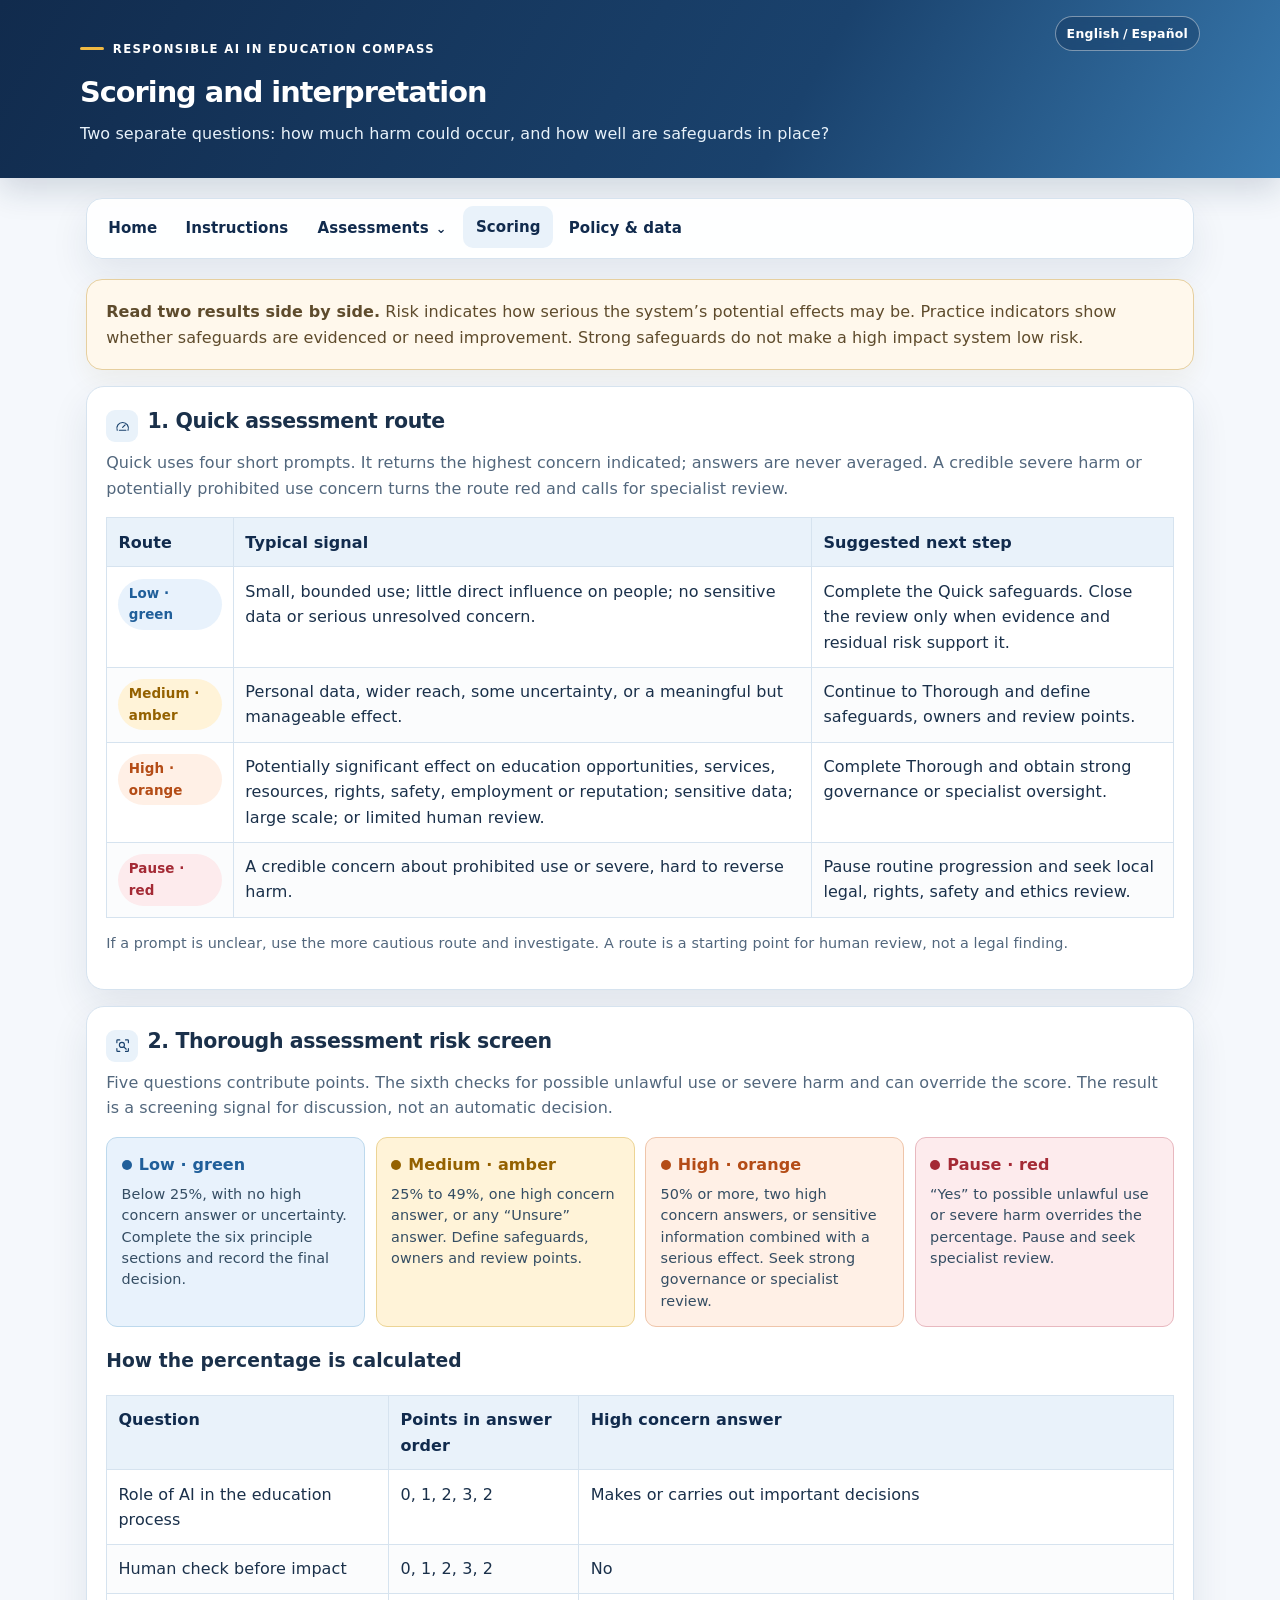
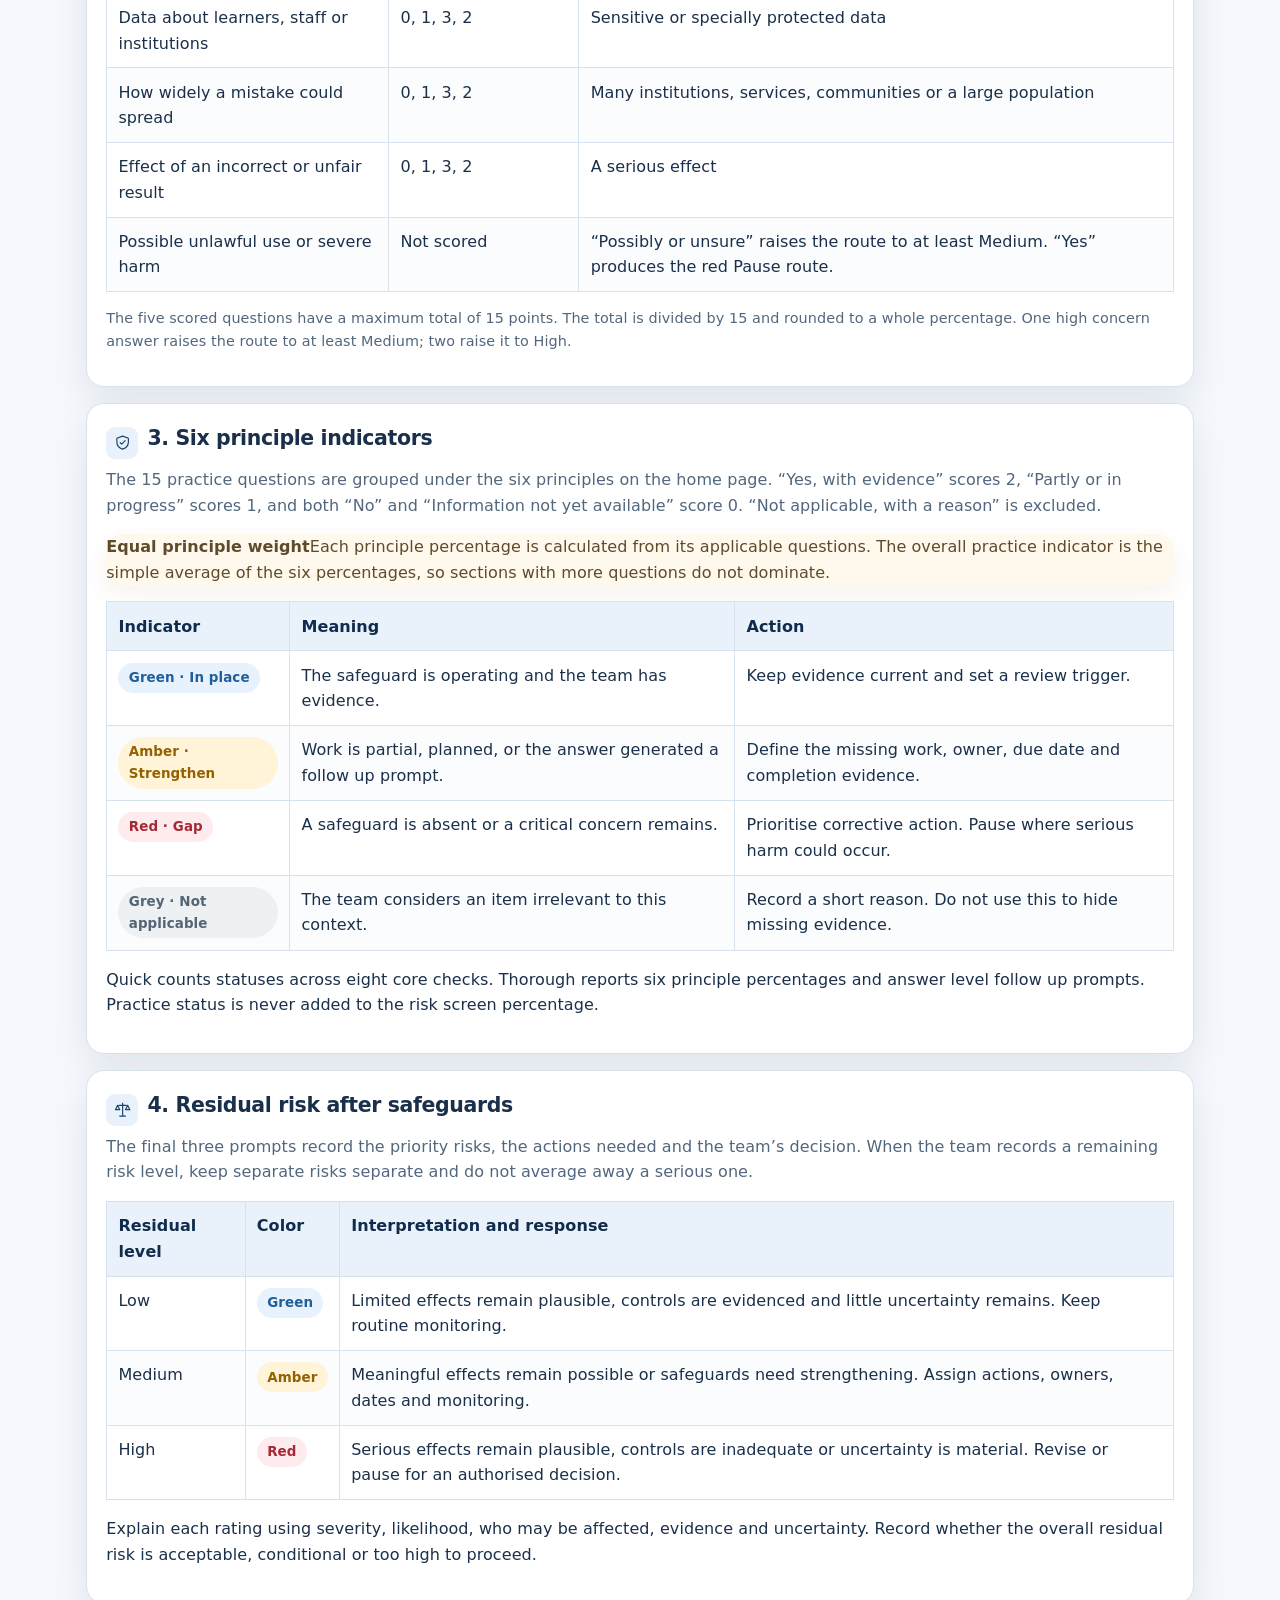
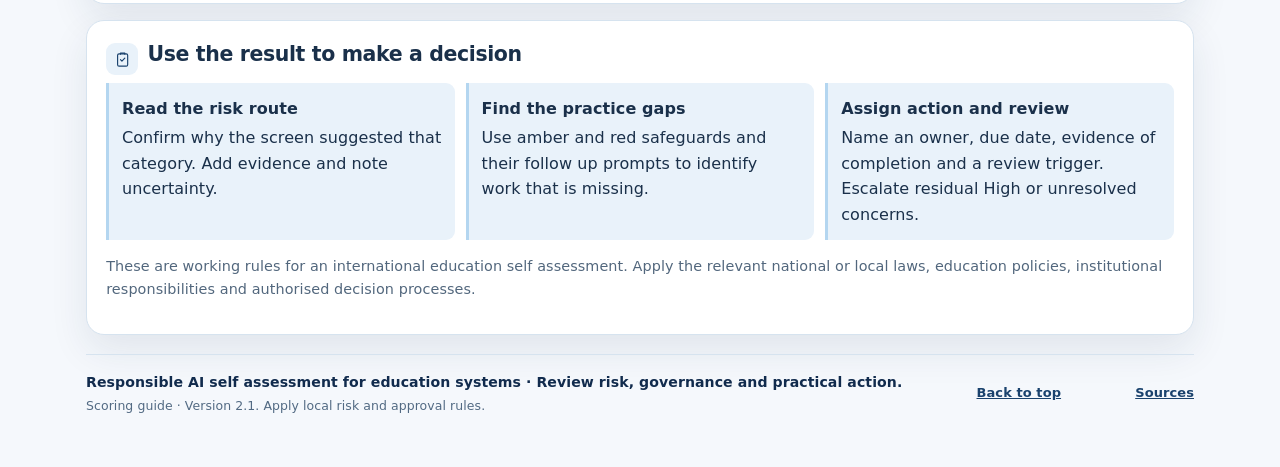
<file: scoring.html>
<!doctype html>
<html lang="en"><head><meta charset="utf-8"><meta name="viewport" content="width=device-width,initial-scale=1"><meta name="description" content="Interpretation of risk routes, practice indicators and residual risk for education AI uses."><title>Responsible AI in Education Compass | Scoring</title>
<style>
:root{--ink:#142d46;--muted:#52677d;--line:#d9e2eb;--wash:#f2f5f8;--blue:#1a5fa8;--pale:#eaf3fb;--green:#205f9a;--green-pale:#e8f2fc;--amber:#946100;--amber-pale:#fff3d8;--orange:#b44c16;--orange-pale:#fff0e6;--red:#a42a35;--red-pale:#fdebed;--shadow:0 8px 25px rgba(12,41,71,.06)}*{box-sizing:border-box}body{margin:0;background:var(--wash);color:var(--ink);font:16px/1.6 Inter,ui-sans-serif,system-ui,-apple-system,"Segoe UI",sans-serif}header{background:linear-gradient(118deg,#0b2744,#164872);color:#fff;padding:2rem max(1rem,calc((100% - 1120px)/2))}header h1{margin:0 0 .35rem;font-size:1.8rem;letter-spacing:-.025em}header p{margin:0;color:#e7f1fa}.wrap{max-width:1120px;margin:1.2rem auto;padding:0 1rem}nav{display:flex;flex-wrap:wrap;gap:.2rem;background:#fff;border:1px solid var(--line);border-radius:12px;padding:.5rem;box-shadow:var(--shadow);margin-bottom:1.25rem}nav a{color:#274a68;text-decoration:none;padding:.52rem .78rem;border-radius:8px;font-size:.94rem;font-weight:620}nav a[aria-current=page],nav a:hover,nav a:focus{background:var(--pale);color:#124978}section{background:#fff;border:1px solid var(--line);border-radius:14px;padding:1.2rem;margin:1rem 0;box-shadow:var(--shadow)}section h2{font-size:1.28rem;line-height:1.3;letter-spacing:-.018em;margin:.1rem 0 .5rem}.lede{color:var(--muted);margin:.2rem 0 1rem}.callout{background:#fff8e9;border-color:#e9d6a6}.grid{display:grid;grid-template-columns:repeat(4,minmax(0,1fr));gap:.65rem}.risk-card{border-radius:11px;padding:.9rem;border:1px solid transparent;min-height:150px}.risk-card h3{margin:0 0 .4rem;font-size:1rem;display:flex;gap:.45rem;align-items:center}.risk-card p{margin:0;font-size:.9rem;line-height:1.48;color:#344d63}.risk-card.low{background:var(--green-pale);border-color:#bdd9ed}.risk-card.low h3{color:var(--green)}.risk-card.medium{background:var(--amber-pale);border-color:#ecd495}.risk-card.medium h3{color:var(--amber)}.risk-card.high{background:var(--orange-pale);border-color:#efc5aa}.risk-card.high h3{color:var(--orange)}.risk-card.excessive{background:var(--red-pale);border-color:#e8b8bf}.risk-card.excessive h3{color:var(--red)}.dot{width:10px;height:10px;border-radius:50%;background:currentColor;flex:none}.legend{display:flex;flex-wrap:wrap;gap:.55rem;margin:.7rem 0 0}.legend span,.status-pill{display:inline-flex;align-items:center;border-radius:999px;padding:.27rem .65rem;font-size:.84rem;font-weight:750}.status-pill.good{background:var(--green-pale);color:var(--green)}.status-pill.partial{background:var(--amber-pale);color:var(--amber)}.status-pill.gap{background:var(--red-pale);color:var(--red)}.status-pill.na{background:#edf1f4;color:#536474}.status-pill.high{background:var(--orange-pale);color:var(--orange)}.status-pill.excessive{background:var(--red-pale);color:var(--red)}table{width:100%;border-collapse:collapse;margin:.75rem 0}th,td{padding:.7rem;border:1px solid var(--line);text-align:left;vertical-align:top}th{background:#f3f7fa}tbody tr:nth-child(even){background:#fbfcfd}.route-result{font-weight:750}.small{font-size:.9rem;color:var(--muted)}.steps{display:grid;grid-template-columns:repeat(3,1fr);gap:.7rem}.scoring-details{border-top:1px solid var(--line);margin-top:1rem;padding-top:.85rem}.scoring-details summary{color:#174f7a;padding:.35rem 0}.table-scroll{overflow-x:auto}.step{border-left:3px solid var(--blue);background:#f3f7fa;border-radius:0 9px 9px 0;padding:.8rem}.step strong{display:block;margin-bottom:.2rem}.footer{display:flex;align-items:center;justify-content:space-between;gap:1rem;border-top:1px solid var(--line);font-size:.88rem;padding:1rem 0 2rem;margin-top:1.2rem;color:var(--muted)}.footer-source{font-size:13px;font-weight:650;white-space:nowrap;color:#536a80}@media(max-width:850px){.grid{grid-template-columns:repeat(2,1fr)}.steps{grid-template-columns:1fr}}@media(max-width:640px){header{padding:1.4rem 1rem}nav a{padding:.48rem .57rem;font-size:.9rem}.grid{grid-template-columns:1fr}.risk-card{min-height:0}table{font-size:.94rem}.footer{align-items:flex-start;flex-direction:column}}

.tierbox{background:#f5f8fb!important;border:1px solid var(--line)!important;border-left:4px solid #1a5fa8!important;border-radius:11px!important;padding:1rem!important}
.tier-choice{display:flex;align-items:flex-start;gap:.55rem;padding:.62rem .7rem!important;margin:.35rem 0!important;border:1px solid transparent;border-radius:9px;line-height:1.45}
.tier-choice input{flex:0 0 auto;margin-top:.3rem!important}
.tier-choice.low{background:#e8f2fc;color:#1b527f;border-color:#c8dff1}
.tier-choice.medium{background:#fff3d8;color:#805600;border-color:#eddbad}
.tier-choice.high{background:#fff0e6;color:#974011;border-color:#efcbb6}
.tier-choice.excessive{background:#fdebed;color:#912934;border-color:#e9c1c6}
.tier-choice.is-selected{box-shadow:0 0 0 2px currentColor inset;font-weight:700}
.choice.practice-good{border-color:#c8dff1}
.choice.practice-partial{border-color:#eddbad}
.choice.practice-gap{border-color:#e9c1c6}
.choice.practice-na{border-color:#d7dee5}
.answer-status.review{background:#eaf3fb;color:#215780}
</style><link rel="stylesheet" href="theme.css"></head><body id="top">
<header><h1>Scoring and interpretation</h1><p>Two separate questions: how much harm could occur, and how well are safeguards in place?</p></header><main class="wrap">
<nav class="package-nav no-print" aria-label="Assessment pages"><a href="index.html">Home</a><a href="instructions.html">Instructions</a><a href="quick-assessment.html">Quick assessment</a><a href="thorough-assessment.html">Thorough assessment</a><a href="scoring.html" aria-current="page">Scoring</a><a href="policy-and-data.html">Policy &amp; data</a></nav>
<section class="callout"><strong>Read two results side by side.</strong> Risk indicates how serious the system’s potential effects may be. Practice indicators show whether safeguards are evidenced or need improvement. Strong safeguards do not make a high impact system low risk.</section>

<section><h2>1. Quick assessment route</h2><p class="lede">Quick uses four short prompts. It returns the highest concern indicated; answers are never averaged. A credible severe harm or potentially prohibited use concern turns the route red and calls for specialist review.</p><table><thead><tr><th>Route</th><th>Typical signal</th><th>Suggested next step</th></tr></thead><tbody>
<tr><td><span class="status-pill good">Low · green</span></td><td>Small, bounded use; little direct influence on people; no sensitive data or serious unresolved concern.</td><td>Complete the Quick safeguards. Close the review only when evidence and residual risk support it.</td></tr>
<tr><td><span class="status-pill partial">Medium · amber</span></td><td>Personal data, wider reach, some uncertainty, or a meaningful but manageable effect.</td><td>Continue to Thorough and define safeguards, owners and review points.</td></tr>
<tr><td><span class="status-pill high">High · orange</span></td><td>Potentially significant effect on education opportunities, services, resources, rights, safety, employment or reputation; sensitive data; large scale; or limited human review.</td><td>Complete Thorough and obtain strong governance or specialist oversight.</td></tr>
<tr><td><span class="status-pill excessive">Pause · red</span></td><td>A credible concern about prohibited use or severe, hard to reverse harm.</td><td>Pause routine progression and seek local legal, rights, safety and ethics review.</td></tr>
</tbody></table><p class="small">If a prompt is unclear, use the more cautious route and investigate. A route is a starting point for human review, not a legal finding.</p></section>

<section><h2>2. Thorough assessment risk screen</h2><p class="lede">Five questions contribute points. The sixth checks for possible unlawful use or severe harm and can override the score. The result is a screening signal for discussion, not an automatic decision.</p><div class="grid"><article class="risk-card low"><h3><span class="dot"></span>Low · green</h3><p>Below 25%, with no high concern answer or uncertainty. Complete the six principle sections and record the final decision.</p></article><article class="risk-card medium"><h3><span class="dot"></span>Medium · amber</h3><p>25% to 49%, one high concern answer, or any “Unsure” answer. Define safeguards, owners and review points.</p></article><article class="risk-card high"><h3><span class="dot"></span>High · orange</h3><p>50% or more, two high concern answers, or sensitive information combined with a serious effect. Seek strong governance or specialist review.</p></article><article class="risk-card excessive"><h3><span class="dot"></span>Pause · red</h3><p>“Yes” to possible unlawful use or severe harm overrides the percentage. Pause and seek specialist review.</p></article></div>
<h3>How the percentage is calculated</h3><table><thead><tr><th>Question</th><th>Points in answer order</th><th>High concern answer</th></tr></thead><tbody>
<tr><td>Role of AI in the education process</td><td>0, 1, 2, 3, 2</td><td>Makes or carries out important decisions</td></tr>
<tr><td>Human check before impact</td><td>0, 1, 2, 3, 2</td><td>No</td></tr>
<tr><td>Data about learners, staff or institutions</td><td>0, 1, 3, 2</td><td>Sensitive or specially protected data</td></tr>
<tr><td>How widely a mistake could spread</td><td>0, 1, 3, 2</td><td>Many institutions, services, communities or a large population</td></tr>
<tr><td>Effect of an incorrect or unfair result</td><td>0, 1, 3, 2</td><td>A serious effect</td></tr>
<tr><td>Possible unlawful use or severe harm</td><td>Not scored</td><td>“Possibly or unsure” raises the route to at least Medium. “Yes” produces the red Pause route.</td></tr>
</tbody></table><p class="small">The five scored questions have a maximum total of 15 points. The total is divided by 15 and rounded to a whole percentage. One high concern answer raises the route to at least Medium; two raise it to High.</p></section>

<section><h2>3. Six principle indicators</h2><p class="lede">The 15 practice questions are grouped under the six principles on the home page. “Yes, with evidence” scores 2, “Partly or in progress” scores 1, and both “No” and “Information not yet available” score 0. “Not applicable, with a reason” is excluded.</p><p class="callout"><strong>Equal principle weight</strong>Each principle percentage is calculated from its applicable questions. The overall practice indicator is the simple average of the six percentages, so sections with more questions do not dominate.</p><table><thead><tr><th>Indicator</th><th>Meaning</th><th>Action</th></tr></thead><tbody>
<tr><td><span class="status-pill good">Green · In place</span></td><td>The safeguard is operating and the team has evidence.</td><td>Keep evidence current and set a review trigger.</td></tr>
<tr><td><span class="status-pill partial">Amber · Strengthen</span></td><td>Work is partial, planned, or the answer generated a follow up prompt.</td><td>Define the missing work, owner, due date and completion evidence.</td></tr>
<tr><td><span class="status-pill gap">Red · Gap</span></td><td>A safeguard is absent or a critical concern remains.</td><td>Prioritise corrective action. Pause where serious harm could occur.</td></tr>
<tr><td><span class="status-pill na">Grey · Not applicable</span></td><td>The team considers an item irrelevant to this context.</td><td>Record a short reason. Do not use this to hide missing evidence.</td></tr>
</tbody></table><p>Quick counts statuses across eight core checks. Thorough reports six principle percentages and answer level follow up prompts. Practice status is never added to the risk screen percentage.</p></section>

<section><h2>4. Residual risk after safeguards</h2><p class="lede">The final three prompts record the priority risks, the actions needed and the team’s decision. When the team records a remaining risk level, keep separate risks separate and do not average away a serious one.</p><table><thead><tr><th>Residual level</th><th>Color</th><th>Interpretation and response</th></tr></thead><tbody>
<tr><td>Low</td><td><span class="status-pill good">Green</span></td><td>Limited effects remain plausible, controls are evidenced and little uncertainty remains. Keep routine monitoring.</td></tr>
<tr><td>Medium</td><td><span class="status-pill partial">Amber</span></td><td>Meaningful effects remain possible or safeguards need strengthening. Assign actions, owners, dates and monitoring.</td></tr>
<tr><td>High</td><td><span class="status-pill gap">Red</span></td><td>Serious effects remain plausible, controls are inadequate or uncertainty is material. Revise or pause for an authorised decision.</td></tr>
</tbody></table><p>Explain each rating using severity, likelihood, who may be affected, evidence and uncertainty. Record whether the overall residual risk is acceptable, conditional or too high to proceed.</p></section>

<section><h2>Use the result to make a decision</h2><div class="steps"><div class="step"><strong>Read the risk route</strong>Confirm why the screen suggested that category. Add evidence and note uncertainty.</div><div class="step"><strong>Find the practice gaps</strong>Use amber and red safeguards and their follow up prompts to identify work that is missing.</div><div class="step"><strong>Assign action and review</strong>Name an owner, due date, evidence of completion and a review trigger. Escalate residual High or unresolved concerns.</div></div><p class="small">These are working rules for an international education self assessment. Apply the relevant national or local laws, education policies, institutional responsibilities and authorised decision processes.</p></section>
<div class="footer"><span>Scoring guide · Version 2.1. Apply local risk and approval rules.</span><a class="footer-source" href="#top">Back to top</a><a class="footer-source" href="sources.html">Sources</a></div></main></body></html>
<script src="theme.js?v=spanish-toggle-v6"></script>
</file>
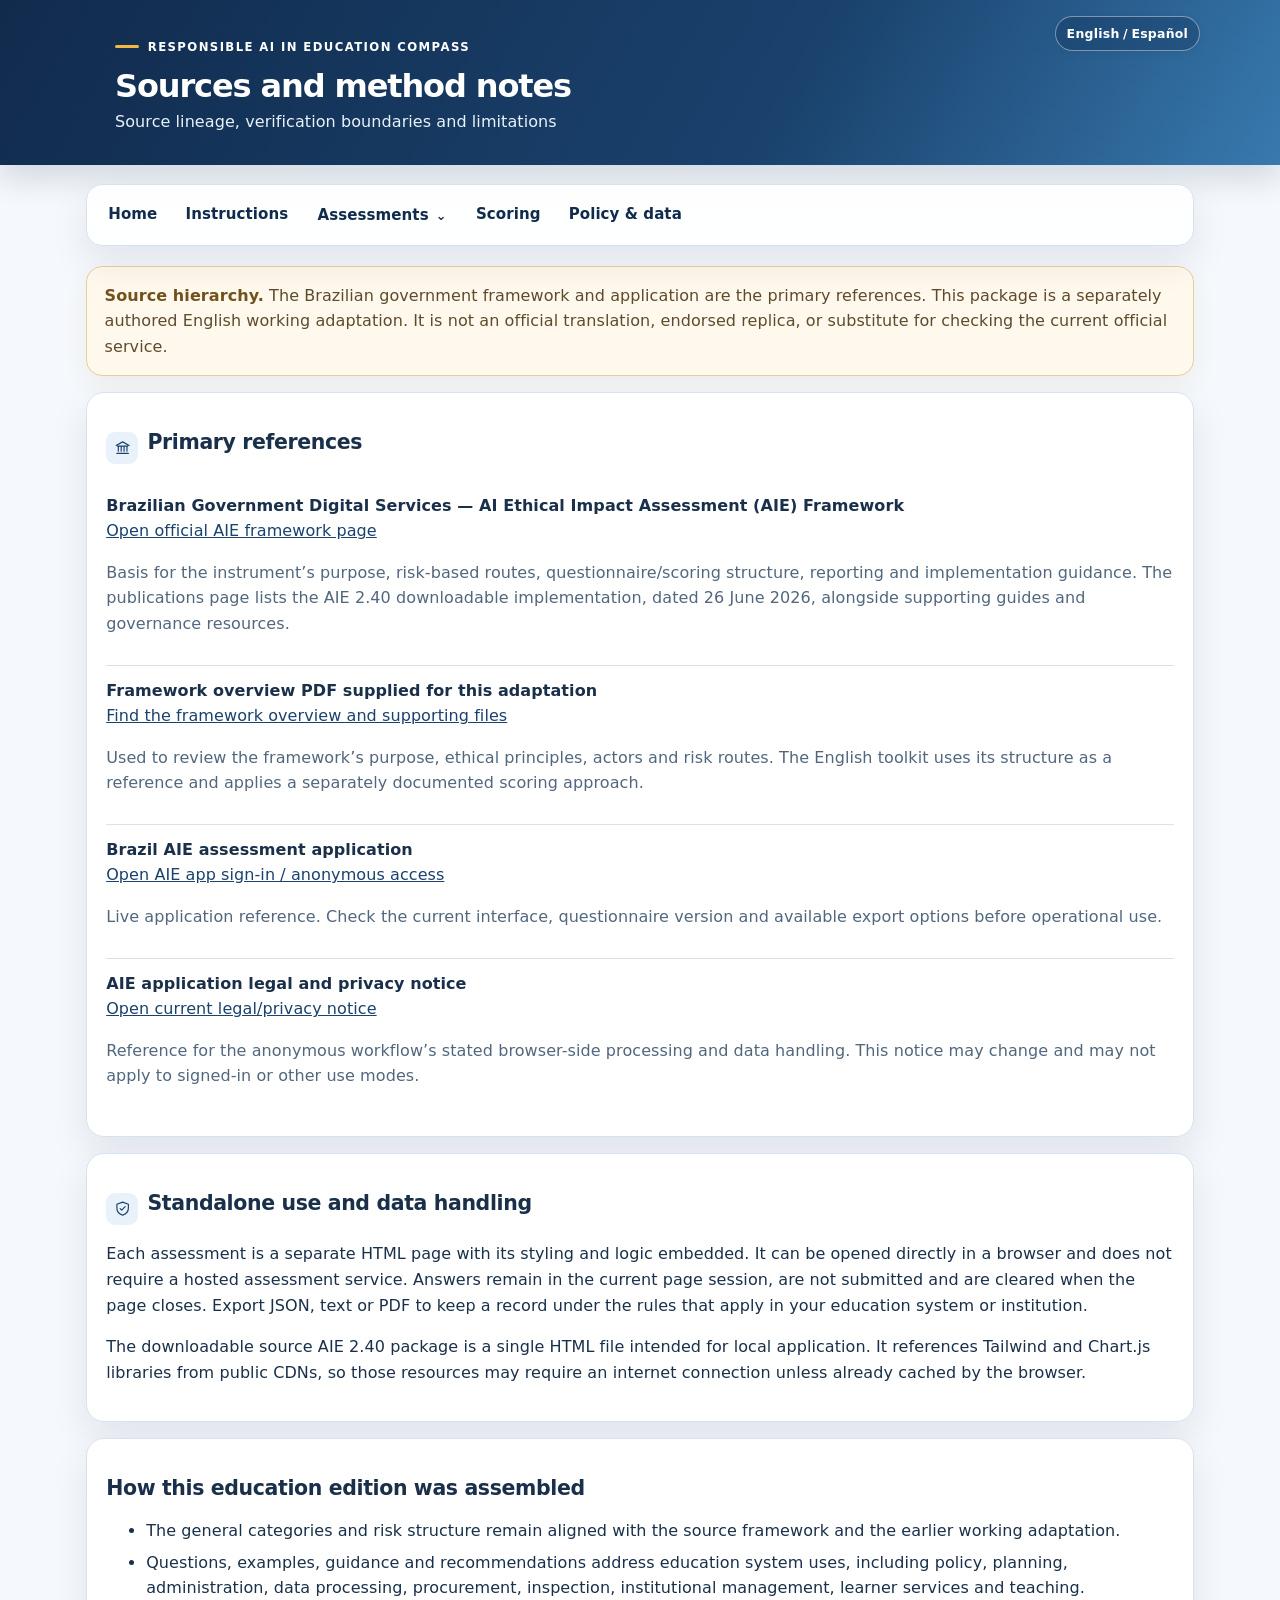
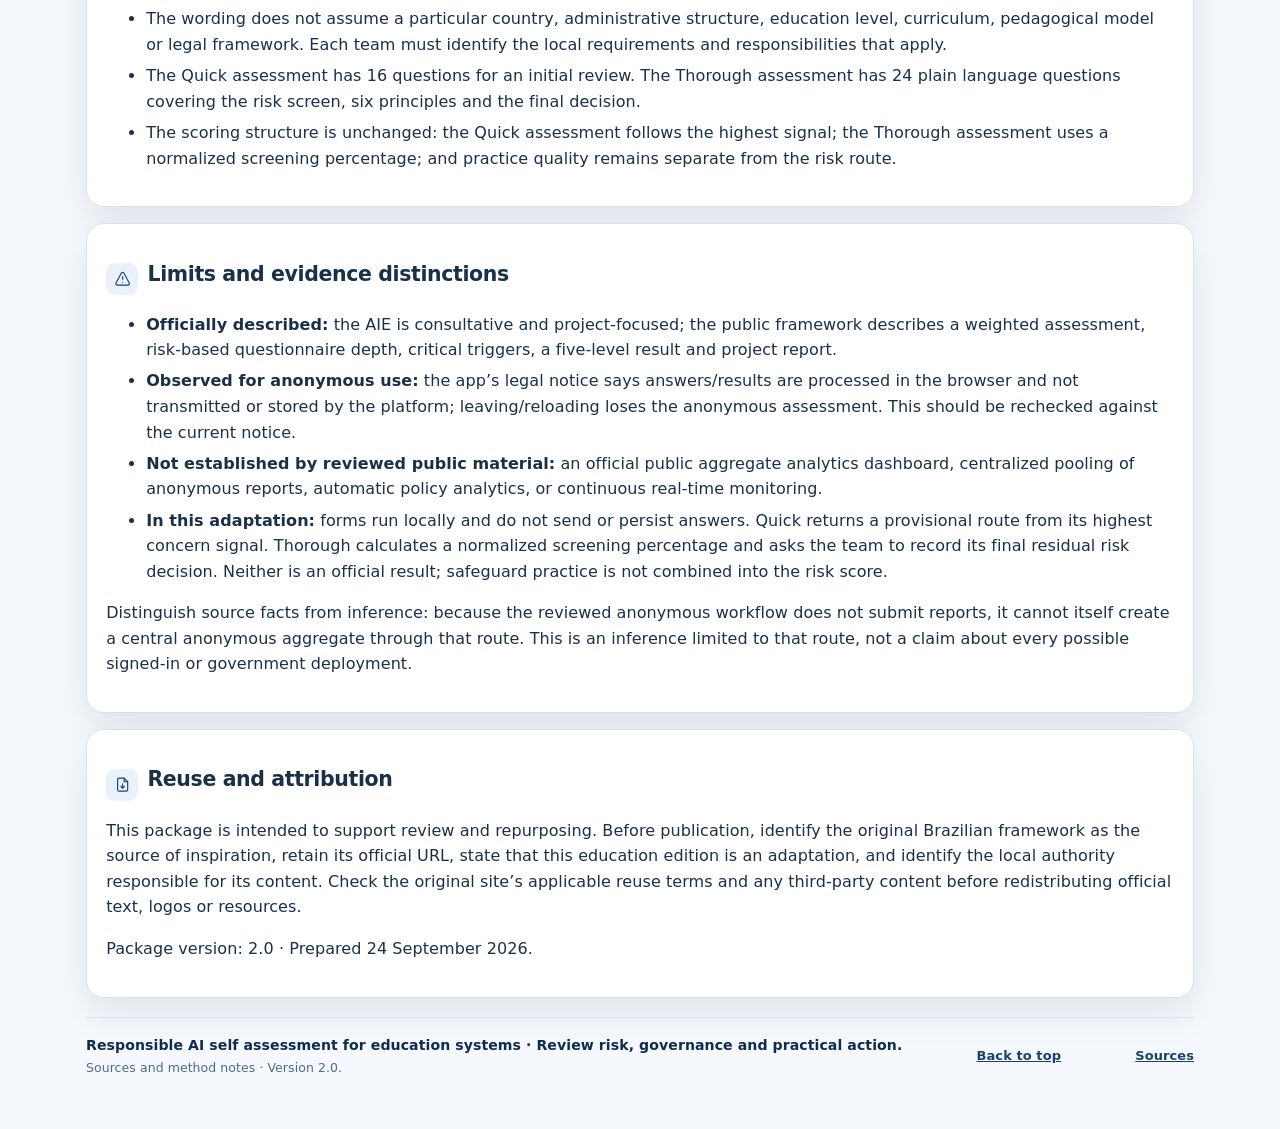
<file: sources.html>
<!doctype html><html lang="en"><head><meta charset="utf-8"><meta name="viewport" content="width=device-width,initial-scale=1"><title>Responsible AI in Education Compass | Sources and method</title>
<style>:root{--ink:#17324d;--muted:#526579;--line:#d8e0e8;--wash:#f3f7fa;--blue:#145da0;--pale:#eaf3fb;--gold:#fff5e5}*{box-sizing:border-box}body{margin:0;background:#f7f9fb;color:var(--ink);font:16px/1.55 system-ui,"Segoe UI",sans-serif}header{background:#103f6b;color:#fff;padding:1.7rem max(1rem,calc((100% - 1050px)/2))}header h1{margin:0 0 .35rem}header p{margin:0;color:#e7f1fa}.wrap{max-width:1050px;margin:1.2rem auto;padding:0 1rem}nav{display:flex;flex-wrap:wrap;gap:.3rem;background:white;border:1px solid var(--line);border-radius:9px;padding:.6rem}nav a{padding:.3rem .5rem;color:#145484;text-decoration:none;border-radius:5px}nav a:hover,nav a:focus{background:var(--pale);text-decoration:underline}section{background:white;border:1px solid var(--line);border-radius:10px;padding:1rem;margin:1rem 0}.notice{background:var(--gold);border-color:#e4c889}.source{padding:.75rem 0;border-bottom:1px solid var(--line)}.source:last-child{border:0}.muted,.footer{color:var(--muted)}.footer{font-size:.9rem;padding:1rem 0 2rem}li{margin:.35rem 0}a{color:#145da0;overflow-wrap:anywhere}

.section-guide{display:grid;grid-template-columns:repeat(3,minmax(0,1fr));gap:.85rem;background:#f3f7fb;border:1px solid #d7e4ee;border-left:4px solid #145da0;border-radius:8px;padding:.85rem 1rem;margin:.55rem 0 1rem}
.section-guide p{margin:0;color:#334e68;font-size:.93rem;line-height:1.45}
.section-guide strong{display:block;color:#145484;font-size:12px;letter-spacing:.05em;text-transform:uppercase;margin-bottom:.2rem}
.footer{display:flex;align-items:center;justify-content:space-between;gap:1rem;border-top:1px solid var(--line)}
.footer-source{font-size:13px;font-weight:600;white-space:nowrap}
@media(max-width:720px){.section-guide{grid-template-columns:1fr;gap:.6rem}.footer{align-items:flex-start;flex-direction:column}}


/* Shared policy toolkit presentation */
:root{--ink:#142d46;--muted:#52677d;--line:#d9e2eb;--wash:#f2f5f8;--blue:#1a5fa8;--pale:#eaf3fb;--gold:#fff4dc;--green:#205f9a;--green-pale:#e8f2fc;--amber:#946100;--amber-pale:#fff3d8;--orange:#b44c16;--orange-pale:#fff0e6;--red:#a42a35;--red-pale:#fdebed;--shadow:0 8px 25px rgba(12,41,71,.06)}
body{background:#f2f5f8;color:var(--ink);font-family:Inter,ui-sans-serif,system-ui,-apple-system,"Segoe UI",sans-serif;line-height:1.6}
header{background:linear-gradient(118deg,#0b2744 0%,#113e67 72%,#1d5680 100%);padding-top:1.9rem;padding-bottom:1.9rem}
header h1{letter-spacing:-.025em;line-height:1.15}
header p{max-width:850px;line-height:1.55}
.wrap{max-width:1120px}
nav{position:relative;background:#fff;border:1px solid var(--line);border-radius:12px;padding:.5rem;gap:.2rem;box-shadow:var(--shadow);margin-bottom:1.25rem}
nav a{color:#274a68;padding:.52rem .78rem;border-radius:8px;font-size:.94rem;font-weight:620}
nav a[aria-current=page],nav a:hover,nav a:focus{background:var(--pale);color:#124978}
section,section.panel,.notice,.card,.reportcard{border-radius:13px;border-color:var(--line);box-shadow:var(--shadow)}
section,section.panel{padding:1.2rem;margin:1rem 0}
section h2{font-size:1.28rem;line-height:1.3;letter-spacing:-.018em}
section h3{font-size:1.05rem;line-height:1.35}
.notice{padding:1rem 1.1rem}
.section-guide{background:#f3f7fb;border-color:#d5e2ed;border-left-color:#1a5fa8;border-radius:10px}
.question,.field{border-radius:10px;border-color:#dce5ed}
.question:focus-within,.field:focus-within{border-color:#8ab5da;box-shadow:0 0 0 3px #1a5fa81c}
.question legend{line-height:1.45}
.question input:not([type=radio]):not([type=checkbox]),.question textarea,.field input,.field textarea,.field select,.evidence{border-radius:8px;border-color:#b8c8d8}
.question input:focus,.question textarea:focus,.field input:focus,.field textarea:focus,.field select:focus{outline:3px solid #1a5fa826;border-color:#4e91c4}
.choice{border-radius:8px;transition:background-color .15s,border-color .15s}
.choice:hover{background:#f1f6fa}
button,.actions button{border-radius:8px;background:#14558f;box-shadow:0 2px 6px #103c631c}
button:hover,.actions button:hover{filter:brightness(1.08)}
.footer{display:flex;align-items:center;justify-content:space-between;gap:1rem;border-top:1px solid var(--line);font-size:.88rem;padding:1rem 0 2rem;margin-top:1.2rem}
.footer-source{font-size:13px!important;font-weight:650;white-space:nowrap;color:#536a80}
.footer-source:hover{color:#145da0}
.risk-tier{display:inline-flex;align-items:center;gap:.35rem;border-radius:999px;padding:.27rem .68rem;font-size:.85rem;line-height:1.3;font-weight:750}
.risk-tier.low{background:var(--green-pale);color:var(--green)}
.risk-tier.medium{background:var(--amber-pale);color:var(--amber)}
.risk-tier.high{background:var(--orange-pale);color:var(--orange)}
.risk-tier.excessive{background:var(--red-pale);color:var(--red)}
.practice-good{border-left:4px solid var(--green)!important;background:var(--green-pale)!important}
.practice-partial{border-left:4px solid #d39a18!important;background:var(--amber-pale)!important}
.practice-gap{border-left:4px solid var(--red)!important;background:var(--red-pale)!important}
.practice-na{border-left:4px solid #8393a2!important;background:#eef1f4!important}
.answer-status{display:inline-flex;align-items:center;border-radius:999px;padding:.16rem .52rem;margin:.15rem 0 .25rem;font-size:.78rem;font-weight:750;line-height:1.35}
.answer-status.action{background:var(--amber-pale);color:#815400}
.answer-status.gap{background:var(--red-pale);color:var(--red)}
.answer-status.clear{background:var(--green-pale);color:var(--green)}
.answer-status.na{background:#edf1f4;color:#536474}
.answer-status.missing{background:#eef2f6;color:#526579}
.score-summary{display:flex;flex-wrap:wrap;gap:.45rem;margin:.7rem 0}
.score-summary span{border-radius:999px;padding:.28rem .62rem;font-size:.84rem;font-weight:700}
.score-summary .good{background:var(--green-pale);color:var(--green)}
.score-summary .partial{background:var(--amber-pale);color:var(--amber)}
.score-summary .gap{background:var(--red-pale);color:var(--red)}
.score-summary .na{background:#edf1f4;color:#536474}
@media(max-width:720px){nav a{padding:.48rem .57rem;font-size:.9rem}.footer{align-items:flex-start;flex-direction:column}.section-guide{grid-template-columns:1fr;gap:.6rem}}
@media print{body{background:#fff;color:#111}header{background:#fff;color:#111;border-bottom:2px solid #17324d}header p{color:#333}nav,button,.no-print{display:none!important}.wrap{max-width:none;margin:0;padding:0}section,.panel{box-shadow:none!important}}

.tierbox{background:#f5f8fb!important;border:1px solid var(--line)!important;border-left:4px solid #1a5fa8!important;border-radius:11px!important;padding:1rem!important}
.tier-choice{display:flex;align-items:flex-start;gap:.55rem;padding:.62rem .7rem!important;margin:.35rem 0!important;border:1px solid transparent;border-radius:9px;line-height:1.45}
.tier-choice input{flex:0 0 auto;margin-top:.3rem!important}
.tier-choice.low{background:#e8f2fc;color:#1b527f;border-color:#c8dff1}
.tier-choice.medium{background:#fff3d8;color:#805600;border-color:#eddbad}
.tier-choice.high{background:#fff0e6;color:#974011;border-color:#efcbb6}
.tier-choice.excessive{background:#fdebed;color:#912934;border-color:#e9c1c6}
.tier-choice.is-selected{box-shadow:0 0 0 2px currentColor inset;font-weight:700}
.choice.practice-good{border-color:#c8dff1}
.choice.practice-partial{border-color:#eddbad}
.choice.practice-gap{border-color:#e9c1c6}
.choice.practice-na{border-color:#d7dee5}
.answer-status.review{background:#eaf3fb;color:#215780}
</style><link rel="icon" type="image/svg+xml" href="data:image/svg+xml,%3Csvg%20xmlns%3D%22http%3A%2F%2Fwww.w3.org%2F2000%2Fsvg%22%20viewBox%3D%220%200%2064%2064%22%3E%3Crect%20width%3D%2264%22%20height%3D%2264%22%20rx%3D%2214%22%20fill%3D%22%23103f6b%22%2F%3E%3Cpath%20d%3D%22M13%2048%2027%2016h7l14%2032h-7l-3-8H23l-3%208zm13-14h10l-5-12z%22%20fill%3D%22%23fff%22%2F%3E%3Ccircle%20cx%3D%2250%22%20cy%3D%2216%22%20r%3D%227%22%20fill%3D%22%2342d3c2%22%2F%3E%3C%2Fsvg%3E"></head><body><header><h1>Sources and method notes</h1><p>Source lineage, verification boundaries and limitations</p></header><main class="wrap">
<a id="top"></a><nav class="package-nav no-print" aria-label="Assessment pages"><a href="index.html">Home</a><a href="instructions.html">Instructions</a><a href="quick-assessment.html">Quick assessment</a><a href="thorough-assessment.html">Thorough assessment</a><a href="scoring.html">Scoring</a><a href="policy-and-data.html">Policy &amp; data</a></nav>
<section class="notice"><strong>Source hierarchy.</strong> The Brazilian government framework and application are the primary references. This package is a separately authored English working adaptation. It is not an official translation, endorsed replica, or substitute for checking the current official service.</section>
<section><h2>Primary references</h2>
<div class="source"><strong>Brazilian Government Digital Services — AI Ethical Impact Assessment (AIE) Framework</strong><br><a href="https://www.gov.br/governodigital/pt-br/infraestrutura-nacional-de-dados/inteligencia-artificial-1/publicacoes/framework-aie" target="_blank" rel="noopener">Open official AIE framework page</a><p class="muted">Basis for the instrument’s purpose, risk-based routes, questionnaire/scoring structure, reporting and implementation guidance. The publications page lists the AIE 2.40 downloadable implementation, dated 26 June 2026, alongside supporting guides and governance resources.</p></div>
<div class="source"><strong>Framework overview PDF supplied for this adaptation</strong><br><a href="https://www.gov.br/governodigital/pt-br/infraestrutura-nacional-de-dados/inteligencia-artificial-1/publicacoes/framework-aie" target="_blank" rel="noopener">Find the framework overview and supporting files</a><p class="muted">Used to review the framework’s purpose, ethical principles, actors and risk routes. The English toolkit uses its structure as a reference and applies a separately documented scoring approach.</p></div>
<div class="source"><strong>Brazil AIE assessment application</strong><br><a href="https://aie.sisp.gov.br/auth/signin" target="_blank" rel="noopener">Open AIE app sign-in / anonymous access</a><p class="muted">Live application reference. Check the current interface, questionnaire version and available export options before operational use.</p></div>
<div class="source"><strong>AIE application legal and privacy notice</strong><br><a href="https://aie.sisp.gov.br/legal" target="_blank" rel="noopener">Open current legal/privacy notice</a><p class="muted">Reference for the anonymous workflow’s stated browser-side processing and data handling. This notice may change and may not apply to signed-in or other use modes.</p></div>
</section>
<section><h2>Standalone use and data handling</h2><p>Each assessment is a separate HTML page with its styling and logic embedded. It can be opened directly in a browser and does not require a hosted assessment service. Answers remain in the current page session, are not submitted and are cleared when the page closes. Export JSON, text or PDF to keep a record under the rules that apply in your education system or institution.</p><p>The downloadable source AIE 2.40 package is a single HTML file intended for local application. It references Tailwind and Chart.js libraries from public CDNs, so those resources may require an internet connection unless already cached by the browser.</p></section><section><h2>How this education edition was assembled</h2><ul><li>The general categories and risk structure remain aligned with the source framework and the earlier working adaptation.</li><li>Questions, examples, guidance and recommendations address education system uses, including policy, planning, administration, data processing, procurement, inspection, institutional management, learner services and teaching.</li><li>The wording does not assume a particular country, administrative structure, education level, curriculum, pedagogical model or legal framework. Each team must identify the local requirements and responsibilities that apply.</li><li>The Quick assessment has 16 questions for an initial review. The Thorough assessment has 24 plain language questions covering the risk screen, six principles and the final decision.</li><li>The scoring structure is unchanged: the Quick assessment follows the highest signal; the Thorough assessment uses a normalized screening percentage; and practice quality remains separate from the risk route.</li></ul></section>
<section><h2>Limits and evidence distinctions</h2><ul><li><strong>Officially described:</strong> the AIE is consultative and project-focused; the public framework describes a weighted assessment, risk-based questionnaire depth, critical triggers, a five-level result and project report.</li><li><strong>Observed for anonymous use:</strong> the app’s legal notice says answers/results are processed in the browser and not transmitted or stored by the platform; leaving/reloading loses the anonymous assessment. This should be rechecked against the current notice.</li><li><strong>Not established by reviewed public material:</strong> an official public aggregate analytics dashboard, centralized pooling of anonymous reports, automatic policy analytics, or continuous real-time monitoring.</li><li><strong>In this adaptation:</strong> forms run locally and do not send or persist answers. Quick returns a provisional route from its highest concern signal. Thorough calculates a normalized screening percentage and asks the team to record its final residual risk decision. Neither is an official result; safeguard practice is not combined into the risk score.</li></ul><p>Distinguish source facts from inference: because the reviewed anonymous workflow does not submit reports, it cannot itself create a central anonymous aggregate through that route. This is an inference limited to that route, not a claim about every possible signed-in or government deployment.</p></section>
<section><h2>Reuse and attribution</h2><p>This package is intended to support review and repurposing. Before publication, identify the original Brazilian framework as the source of inspiration, retain its official URL, state that this education edition is an adaptation, and identify the local authority responsible for its content. Check the original site’s applicable reuse terms and any third-party content before redistributing official text, logos or resources.</p><p>Package version: 2.0 · Prepared 24 September 2026.</p></section>
<div class="footer"><span>Sources and method notes · Version 2.0.</span><a class="footer-source" href="#top">Back to top</a><a class="footer-source" href="sources.html">Sources</a></div></main></body></html>
<style>@import url("theme.css");</style>
<script src="theme.js?v=spanish-toggle-v6"></script>
</file>
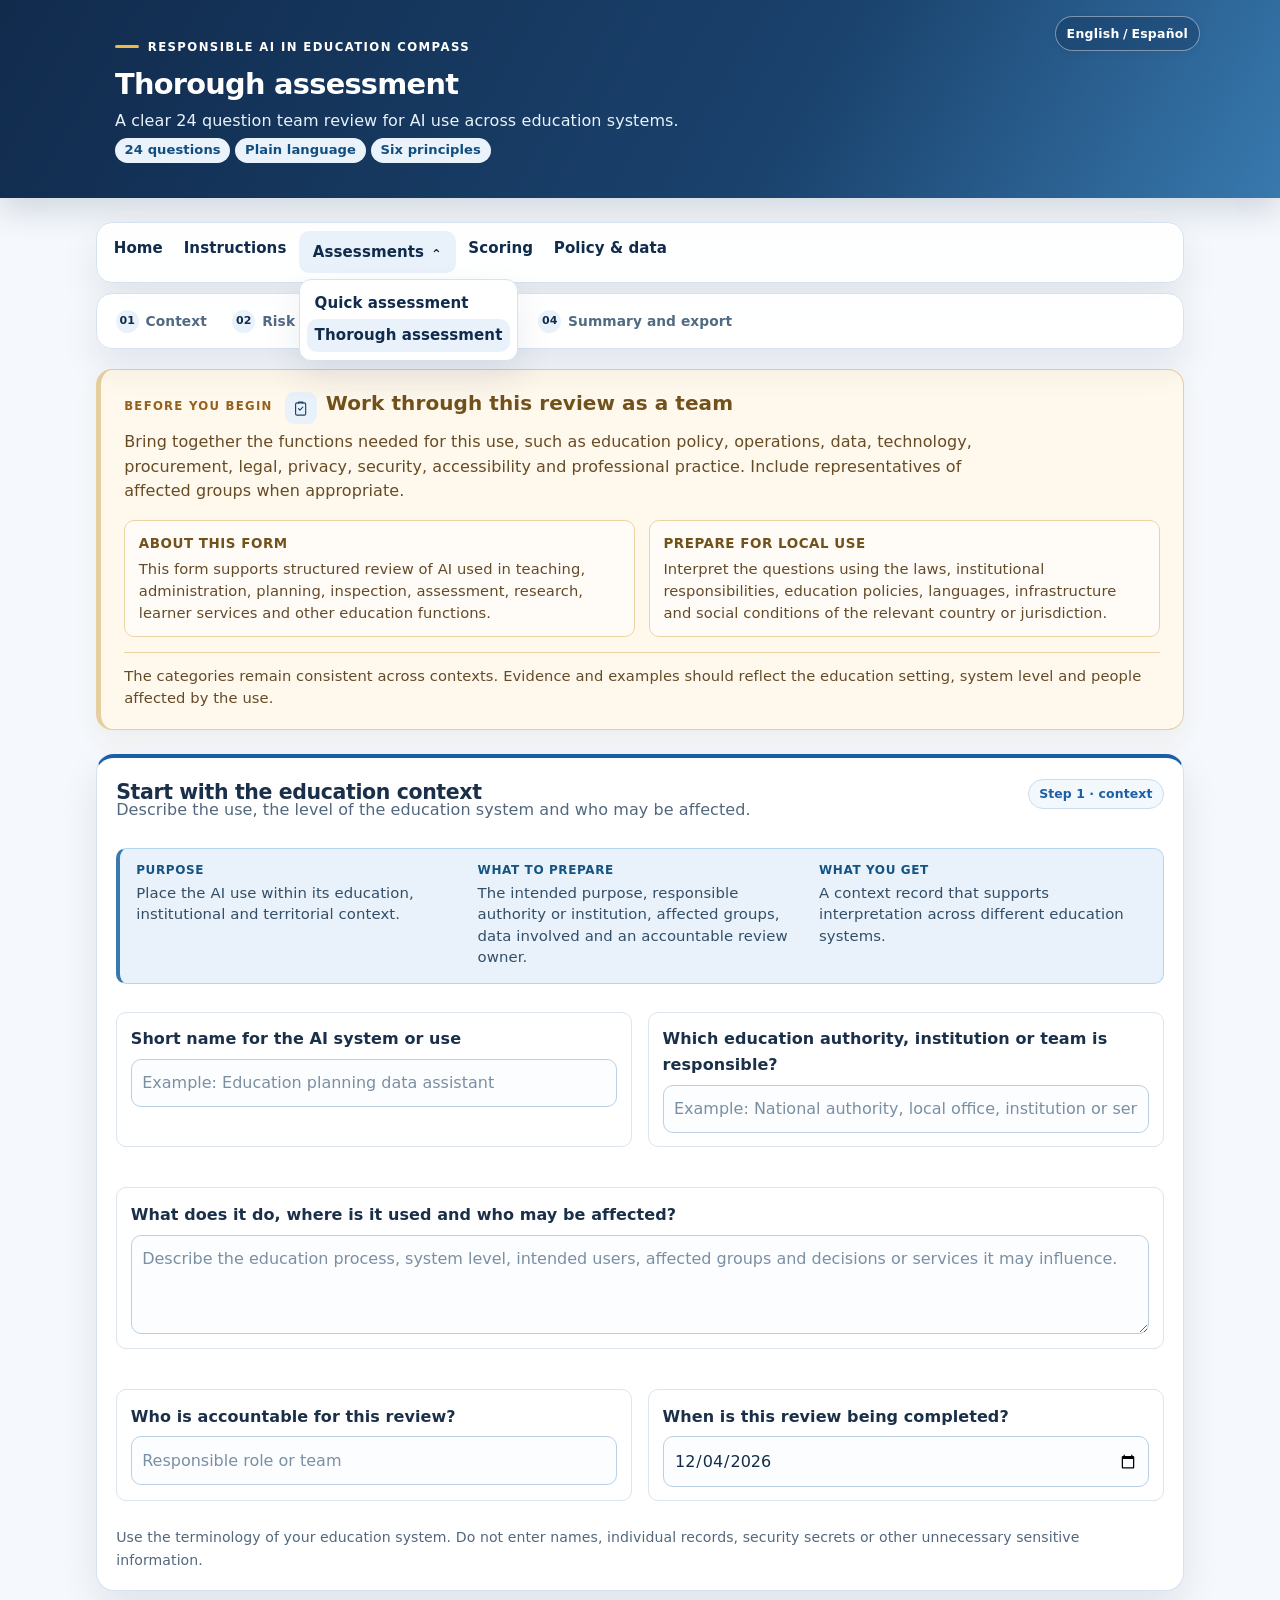
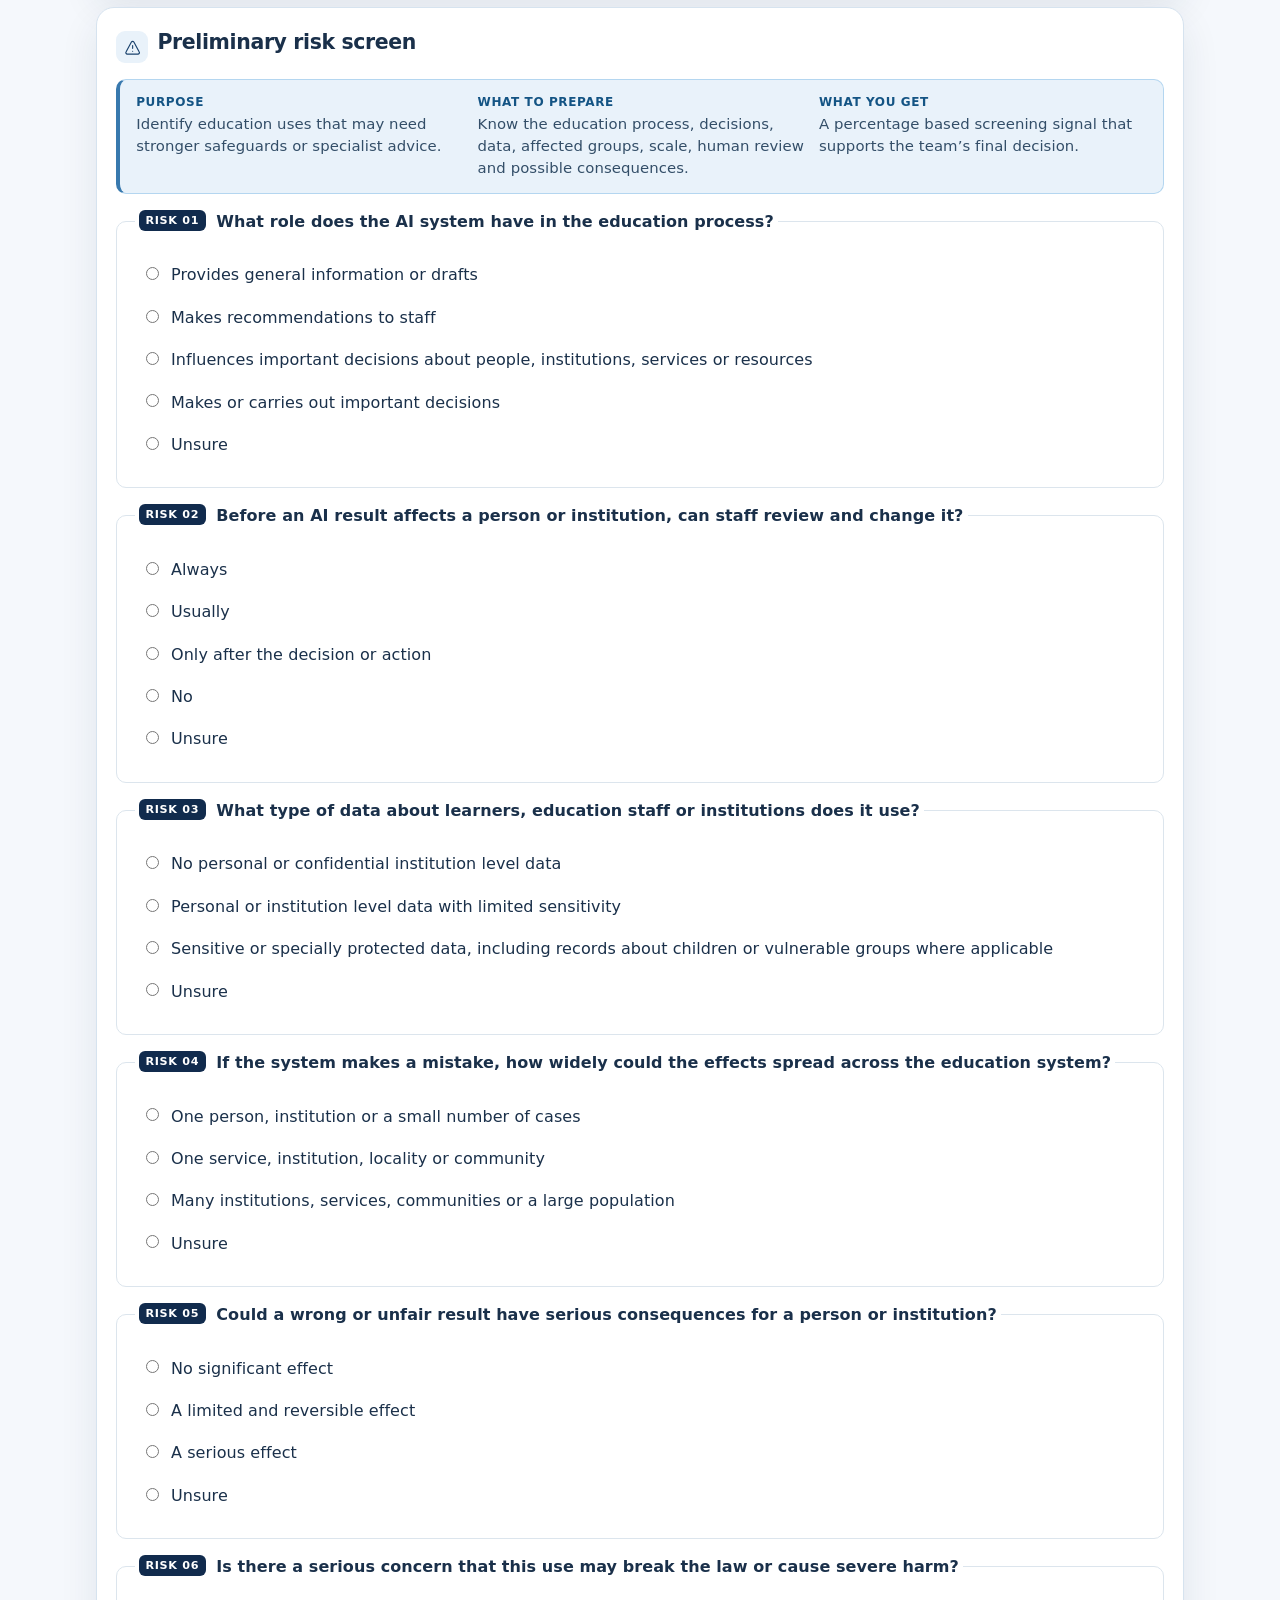
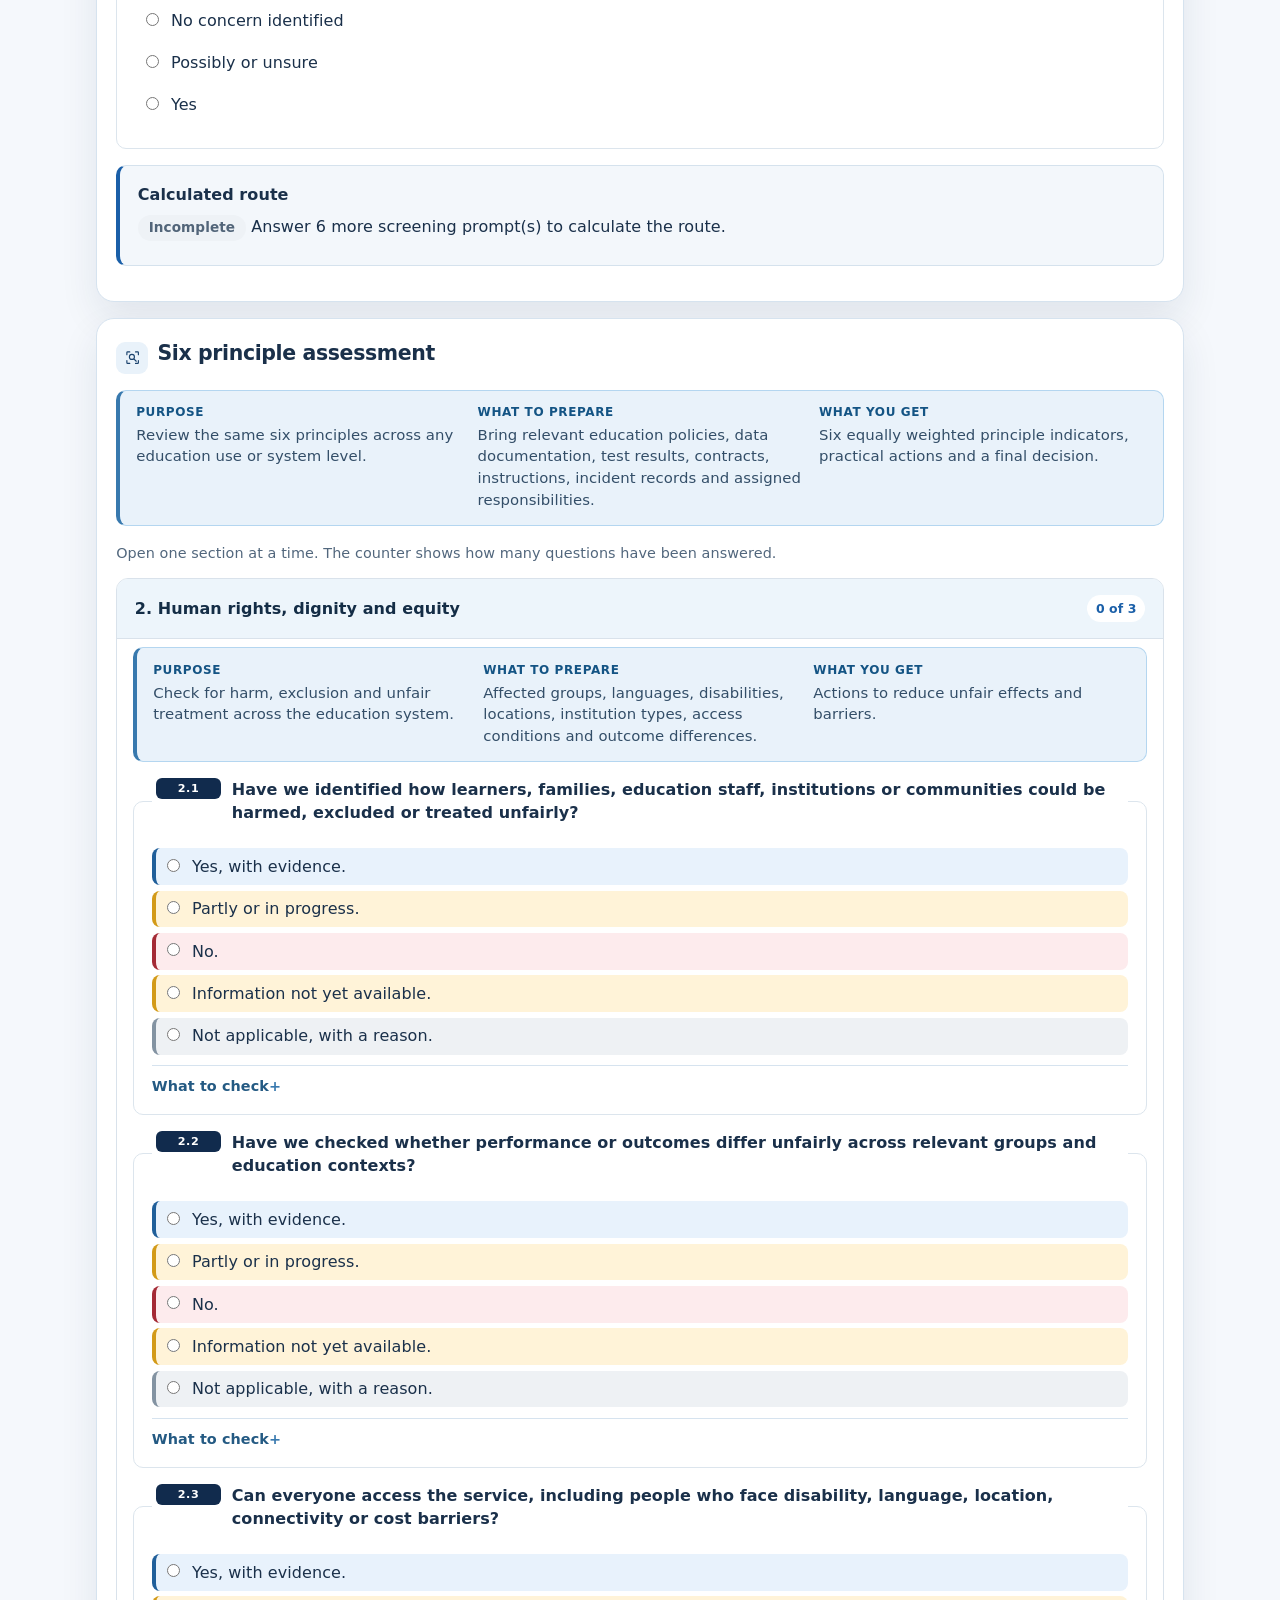
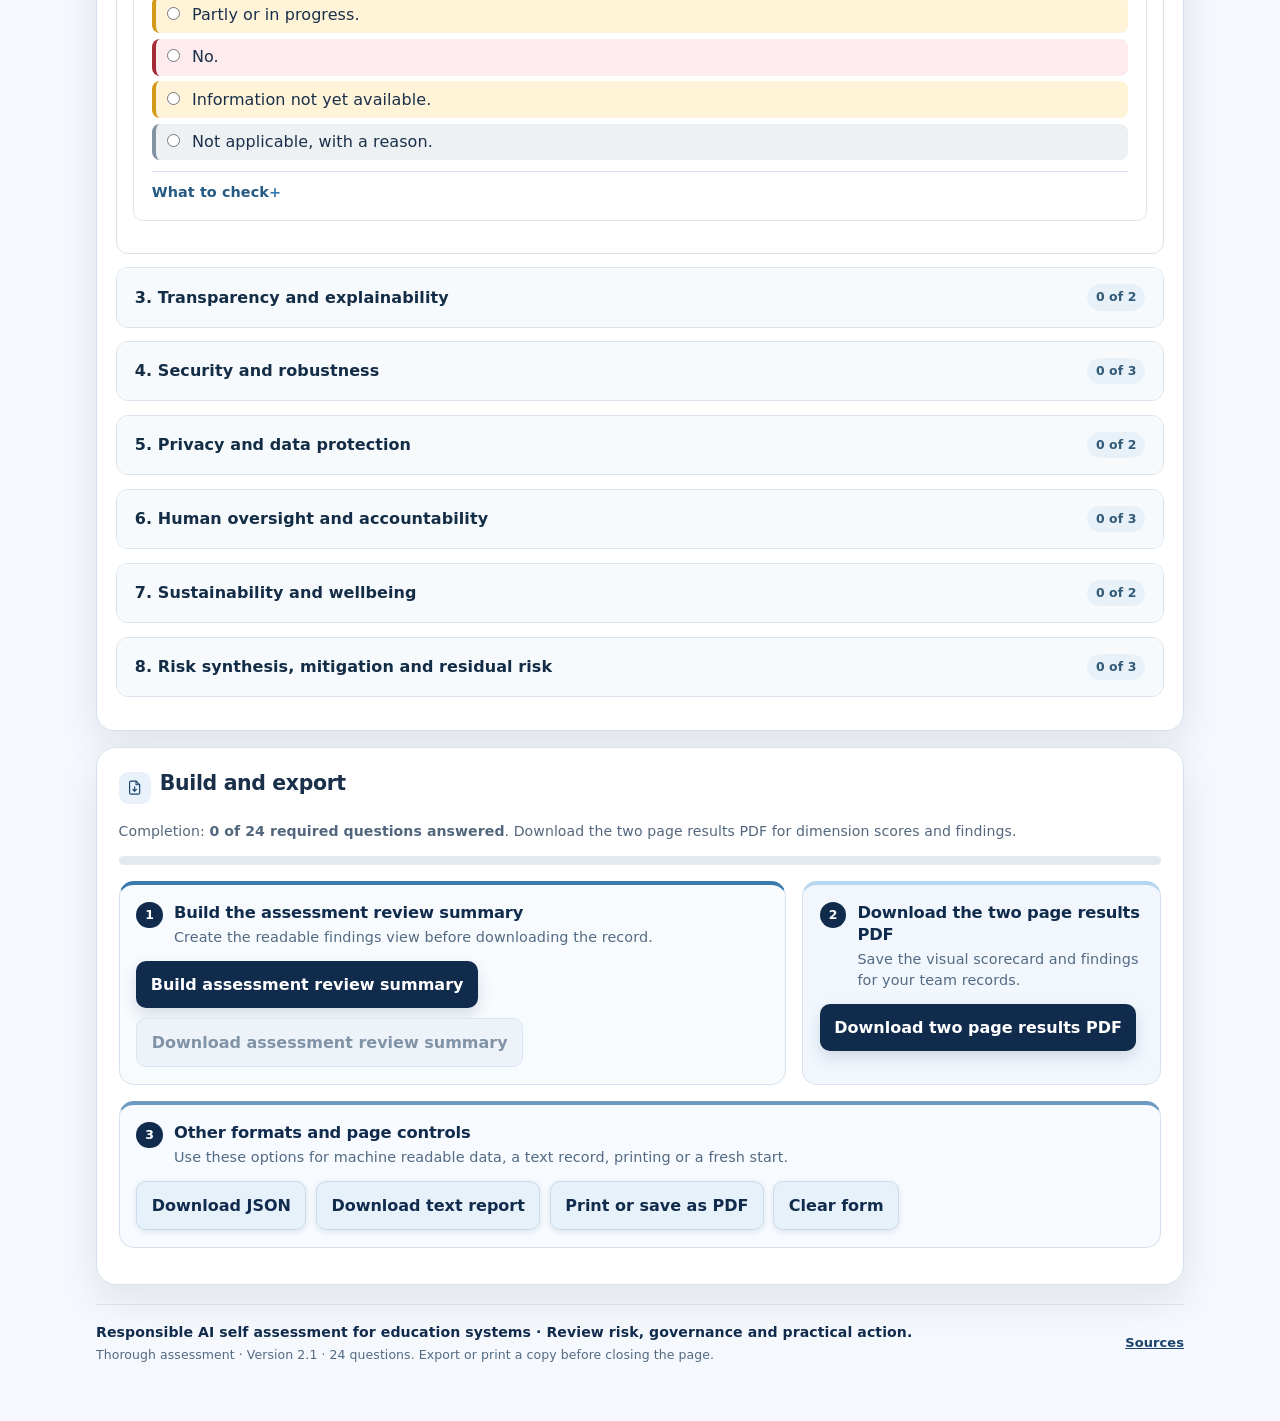
<file: thorough-assessment.html>
<!doctype html>
<html lang="en">
<head>
<link rel="stylesheet" href="theme.css">
<meta charset="utf-8">
<meta name="viewport" content="width=device-width, initial-scale=1">
<meta name="description" content="A thorough responsible AI self assessment for education systems, authorities, institutions and services.">
<title>Responsible AI in Education Compass | Thorough assessment</title>
<style>
:root{--ink:#17324d;--muted:#526579;--line:#d8e0e8;--wash:#f4f7fa;--blue:#145da0;--blue2:#eaf3fb;--warn:#8a4b00;--warnbg:#fff5e5;--good:#205f9a;--goodbg:#edf6fd;--white:#fff;--shadow:0 2px 10px rgba(18,40,64,.06)}
*{box-sizing:border-box}body{margin:0;background:#f7f9fb;color:var(--ink);font:16px/1.55 system-ui,-apple-system,"Segoe UI",sans-serif}header{background:#103f6b;color:#fff;padding:2rem max(1rem,calc((100% - 1050px)/2))}header h1{margin:0 0 .5rem;font-size:1.8rem}header p{margin:.25rem 0;color:#e6f1fa;max-width:900px}.wrap{max-width:1050px;margin:1.5rem auto;padding:0 1rem}.notice{padding:1rem 1.1rem;border:1px solid #e5c78b;background:var(--warnbg);border-radius:10px;color:#583b12;margin:1rem 0 1.5rem}.notice strong{display:block;margin-bottom:.3rem}section.panel{background:var(--white);border:1px solid var(--line);border-radius:12px;padding:1.2rem;margin:1rem 0;box-shadow:var(--shadow)}h2{margin:.1rem 0 1rem;font-size:1.35rem}h3{margin:.1rem 0 .6rem;font-size:1.08rem}.lede{color:var(--muted);margin-top:-.5rem}.grid{display:grid;grid-template-columns:repeat(2,minmax(0,1fr));gap:1rem}.field,.question{border:1px solid var(--line);border-radius:9px;padding:.85rem;background:#fff;margin:.75rem 0}.field label,.question legend{font-weight:650}.field input,.field textarea,.field select,.question textarea{display:block;width:100%;margin-top:.45rem;border:1px solid #aebdca;border-radius:7px;padding:.65rem;font:inherit;color:var(--ink);background:#fff}.question{margin:.8rem 0}.question legend{padding:0 .2rem;max-width:100%}.question fieldset{border:0;padding:0;margin:0}.choices{display:grid;gap:.35rem;margin:.5rem 0}.choice{display:flex;gap:.55rem;align-items:flex-start;padding:.35rem .4rem;border-radius:6px}.choice:hover{background:var(--wash)}.choice input{margin-top:.3rem;flex:0 0 auto;accent-color:var(--blue)}.hint{font-size:.9rem;color:var(--muted)}.optional{font-weight:400;color:var(--muted);font-size:.88rem}.bar{height:9px;border-radius:8px;background:#e3eaf0;overflow:hidden;margin:.6rem 0}.bar span{height:100%;display:block;background:#2b78b8;width:0;transition:width .2s}.actions{display:flex;flex-wrap:wrap;gap:.55rem;margin:1rem 0}.actions button{border:0;border-radius:8px;padding:.7rem 1rem;background:var(--blue);color:white;font:inherit;font-weight:650;cursor:pointer}.actions button.secondary{background:#eaf0f5;color:var(--ink);border:1px solid var(--line)}.actions button:hover{filter:brightness(.95)}.tag{display:inline-block;border-radius:999px;background:var(--blue2);color:#114d7f;padding:.15rem .6rem;font-size:.82rem;font-weight:650}.tierbox{background:var(--blue2);padding:.9rem;border-radius:9px}.tierbox label{display:flex;gap:.5rem;align-items:flex-start;margin:.3rem 0}.tierbox input{margin-top:.35rem}.screening{border-left:4px solid #5c89ad}.report{display:none}.report.ready{display:block}.report h2{margin-top:.2rem}.reportcard{background:var(--wash);border:1px solid var(--line);border-radius:8px;padding:.85rem;margin:.75rem 0}.followup li{margin:.35rem 0}.footer{color:var(--muted);font-size:.9rem;padding:1rem 0 2rem}.hidden{display:none!important}.error{color:#8e2424;font-weight:650}.ok{color:var(--good);background:var(--goodbg);padding:.8rem;border-radius:8px}.small{font-size:.88rem;color:var(--muted)}details summary{cursor:pointer;font-weight:650}code{white-space:normal;overflow-wrap:anywhere}
nav.package-nav{display:flex;flex-wrap:wrap;gap:.3rem;background:#fff;border:1px solid var(--line);border-radius:9px;padding:.6rem;margin:.5rem 0 1rem}nav.package-nav a{padding:.3rem .5rem;color:#145484;text-decoration:none;border-radius:5px}nav.package-nav a:hover,nav.package-nav a:focus{background:var(--blue2);text-decoration:underline}
@media(max-width:700px){.grid{grid-template-columns:1fr}header{padding:1.4rem 1rem}header h1{font-size:1.45rem}.wrap{margin:1rem auto}}
@media print{body{background:#fff;font-size:11pt}header{background:#fff;color:#111;border-bottom:2px solid #17324d;padding:0 0 1rem}header p{color:#333}.wrap{max-width:none;margin:0;padding:0}.panel{box-shadow:none!important;break-inside:avoid}.actions,.no-print{display:none!important}.report{display:block!important}.question{break-inside:avoid}.notice{background:#fff;border-color:#777;color:#222}}

.section-guide{display:grid;grid-template-columns:repeat(3,minmax(0,1fr));gap:.85rem;background:#f3f7fb;border:1px solid #d7e4ee;border-left:4px solid #145da0;border-radius:8px;padding:.85rem 1rem;margin:.55rem 0 1rem}
.section-guide p{margin:0;color:#334e68;font-size:.93rem;line-height:1.45}
.section-guide strong{display:block;color:#145484;font-size:12px;letter-spacing:.05em;text-transform:uppercase;margin-bottom:.2rem}
.footer{display:flex;align-items:center;justify-content:space-between;gap:1rem;border-top:1px solid var(--line)}
.footer-source{font-size:13px;font-weight:600;white-space:nowrap}
@media(max-width:720px){.section-guide{grid-template-columns:1fr;gap:.6rem}.footer{align-items:flex-start;flex-direction:column}}

.question textarea{display:block;box-sizing:border-box;width:100%;max-width:100%;min-height:9rem;margin:.55rem 0 .15rem;padding:.75rem;border:1px solid #aebdca;border-radius:7px;font:inherit;line-height:1.5;color:var(--ink);background:#fff;resize:vertical}
.question input:not([type=radio]):not([type=checkbox]){display:block;box-sizing:border-box;width:100%;max-width:100%;min-height:2.65rem;margin-top:.4rem;padding:.6rem;border:1px solid #aebdca;border-radius:7px;font:inherit;color:var(--ink);background:#fff}
.question label.small{display:block;margin-top:.75rem;font-size:13px;line-height:1.4;font-weight:600;color:var(--muted)}
.question label.small input{display:block;width:100%;max-width:100%;margin-top:.4rem}
.field input[type=radio],.field input[type=checkbox],.tierbox input[type=radio],.tierbox input[type=checkbox]{width:1rem;height:1rem;flex:0 0 1rem;display:inline-block}
.question legend{font-size:1rem;line-height:1.45}

.tierbox label:not(:first-child){font-weight:500;line-height:1.45}.question legend{max-width:100%}

/* Keep long prompts and form controls inside the content column */
fieldset.question{display:block;min-width:0;width:100%;max-width:100%;margin:1rem 0;padding:1rem 1.1rem}
fieldset.question>legend{float:none;width:auto;max-width:100%;white-space:normal;line-height:1.45;padding:0 .25rem}
fieldset.question>textarea,fieldset.question>input:not([type=radio]):not([type=checkbox]){display:block;box-sizing:border-box;width:100%;max-width:100%;min-width:0}
fieldset.question>.choices,fieldset.question>.hint{width:100%;max-width:100%}
fieldset.question label.small{display:block;width:100%;margin-top:.75rem;line-height:1.4}
fieldset.question label.small input{display:block;box-sizing:border-box;width:100%;max-width:100%;min-width:0;margin-top:.4rem}
/* Shared policy toolkit presentation */
:root{--ink:#142d46;--muted:#52677d;--line:#d9e2eb;--wash:#f2f5f8;--blue:#1a5fa8;--pale:#eaf3fb;--gold:#fff4dc;--green:#205f9a;--green-pale:#e8f2fc;--amber:#946100;--amber-pale:#fff3d8;--orange:#b44c16;--orange-pale:#fff0e6;--red:#a42a35;--red-pale:#fdebed;--shadow:0 8px 25px rgba(12,41,71,.06)}
body{background:#f2f5f8;color:var(--ink);font-family:Inter,ui-sans-serif,system-ui,-apple-system,"Segoe UI",sans-serif;line-height:1.6}
header{background:linear-gradient(118deg,#0b2744 0%,#113e67 72%,#1d5680 100%);padding-top:1.9rem;padding-bottom:1.9rem}
header h1{letter-spacing:-.025em;line-height:1.15}
header p{max-width:850px;line-height:1.55}
.wrap{max-width:1120px}
nav{position:relative;background:#fff;border:1px solid var(--line);border-radius:12px;padding:.5rem;gap:.2rem;box-shadow:var(--shadow);margin-bottom:1.25rem}
nav a{color:#274a68;padding:.52rem .78rem;border-radius:8px;font-size:.94rem;font-weight:620}
nav a[aria-current=page],nav a:hover,nav a:focus{background:var(--pale);color:#124978}
section,section.panel,.notice,.card,.reportcard{border-radius:13px;border-color:var(--line);box-shadow:var(--shadow)}
section,section.panel{padding:1.2rem;margin:1rem 0}
section h2{font-size:1.28rem;line-height:1.3;letter-spacing:-.018em}
section h3{font-size:1.05rem;line-height:1.35}
.notice{padding:1rem 1.1rem}
.section-guide{background:#f3f7fb;border-color:#d5e2ed;border-left-color:#1a5fa8;border-radius:10px}
.question,.field{border-radius:10px;border-color:#dce5ed}
.question:focus-within,.field:focus-within{border-color:#8ab5da;box-shadow:0 0 0 3px #1a5fa81c}
.question legend{line-height:1.45}
.question input:not([type=radio]):not([type=checkbox]),.question textarea,.field input,.field textarea,.field select,.evidence{border-radius:8px;border-color:#b8c8d8}
.question input:focus,.question textarea:focus,.field input:focus,.field textarea:focus,.field select:focus{outline:3px solid #1a5fa826;border-color:#4e91c4}
.choice{border-radius:8px;transition:background-color .15s,border-color .15s}
.choice:hover{background:#f1f6fa}
button,.actions button{border-radius:8px;background:#14558f;box-shadow:0 2px 6px #103c631c}
button:hover,.actions button:hover{filter:brightness(1.08)}
.footer{display:flex;align-items:center;justify-content:space-between;gap:1rem;border-top:1px solid var(--line);font-size:.88rem;padding:1rem 0 2rem;margin-top:1.2rem}
.footer-source{font-size:13px!important;font-weight:650;white-space:nowrap;color:#536a80}
.footer-source:hover{color:#145da0}
.risk-tier{display:inline-flex;align-items:center;gap:.35rem;border-radius:999px;padding:.27rem .68rem;font-size:.85rem;line-height:1.3;font-weight:750}
.risk-tier.low{background:var(--green-pale);color:var(--green)}.risk-tier.missing{background:#eef2f6;color:#526579}.risk-live{background:#f3f7fb;border:1px solid #d5e2ed;border-left:4px solid #1a5fa8;border-radius:10px;padding:1rem 1.1rem;margin:1rem 0}.risk-live p{margin:.45rem 0}
.risk-tier.medium{background:var(--amber-pale);color:var(--amber)}
.risk-tier.high{background:var(--orange-pale);color:var(--orange)}
.risk-tier.excessive{background:var(--red-pale);color:var(--red)}
.practice-good{border-left:4px solid var(--green)!important;background:var(--green-pale)!important}
.practice-partial{border-left:4px solid #d39a18!important;background:var(--amber-pale)!important}
.practice-gap{border-left:4px solid var(--red)!important;background:var(--red-pale)!important}
.practice-na{border-left:4px solid #8393a2!important;background:#eef1f4!important}
.answer-status{display:inline-flex;align-items:center;border-radius:999px;padding:.16rem .52rem;margin:.15rem 0 .25rem;font-size:.78rem;font-weight:750;line-height:1.35}
.answer-status.action{background:var(--amber-pale);color:#815400}
.answer-status.gap{background:var(--red-pale);color:var(--red)}
.answer-status.clear{background:var(--green-pale);color:var(--green)}
.answer-status.na{background:#edf1f4;color:#536474}
.answer-status.missing{background:#eef2f6;color:#526579}
.score-summary{display:flex;flex-wrap:wrap;gap:.45rem;margin:.7rem 0}
.score-summary span{border-radius:999px;padding:.28rem .62rem;font-size:.84rem;font-weight:700}
.score-summary .good{background:var(--green-pale);color:var(--green)}
.score-summary .partial{background:var(--amber-pale);color:var(--amber)}
.score-summary .gap{background:var(--red-pale);color:var(--red)}
.score-summary .na{background:#edf1f4;color:#536474}
@media(max-width:720px){nav a{padding:.48rem .57rem;font-size:.9rem}.footer{align-items:flex-start;flex-direction:column}.section-guide{grid-template-columns:1fr;gap:.6rem}}
@media print{body{background:#fff;color:#111}header{background:#fff;color:#111;border-bottom:2px solid #17324d}header p{color:#333}nav,button,.no-print{display:none!important}.wrap{max-width:none;margin:0;padding:0}section,.panel{box-shadow:none!important}}

.tierbox{background:#f5f8fb!important;border:1px solid var(--line)!important;border-left:4px solid #1a5fa8!important;border-radius:11px!important;padding:1rem!important}
.tier-choice{display:flex;align-items:flex-start;gap:.55rem;padding:.62rem .7rem!important;margin:.35rem 0!important;border:1px solid transparent;border-radius:9px;line-height:1.45}
.tier-choice input{flex:0 0 auto;margin-top:.3rem!important}
.tier-choice.low{background:#e8f2fc;color:#1b527f;border-color:#c8dff1}
.tier-choice.medium{background:#fff3d8;color:#805600;border-color:#eddbad}
.tier-choice.high{background:#fff0e6;color:#974011;border-color:#efcbb6}
.tier-choice.excessive{background:#fdebed;color:#912934;border-color:#e9c1c6}
.tier-choice.is-selected{box-shadow:0 0 0 2px currentColor inset;font-weight:700}
.choice.practice-good{border-color:#c8dff1}
.choice.practice-partial{border-color:#eddbad}
.choice.practice-gap{border-color:#e9c1c6}
.choice.practice-na{border-color:#d7dee5}
.answer-status.review{background:#eaf3fb;color:#215780}
.record-heading{display:flex;align-items:flex-start;justify-content:space-between;gap:1rem;margin:.1rem 0 .2rem}.record-heading h2{margin:0}.record-badge{display:inline-flex;align-items:center;border:1px solid #c9ddec;border-radius:999px;padding:.28rem .65rem;background:#f3f8fc;color:#1a5fa8;font-size:.78rem;font-weight:750;white-space:nowrap}.record-grid{display:grid;grid-template-columns:repeat(2,minmax(0,1fr));gap:1rem}.field-wide{grid-column:1/-1}.field input::placeholder,.field textarea::placeholder{color:#7b8fa3;opacity:1}.record-note{margin:.8rem 0 0;color:var(--muted);font-size:.88rem}.record-panel{border-top:4px solid #1a5fa8!important}
@media(max-width:720px){.record-heading{display:block}.record-badge{margin-top:.65rem}.record-grid{grid-template-columns:1fr}.field-wide{grid-column:auto}}
.summary-ready{display:flex;align-items:flex-start;gap:.7rem;background:#edf6fd;border:1px solid #bdd9ed;border-left:4px solid #205f9a;color:#1b527f;border-radius:10px;padding:.8rem 1rem;margin:.8rem 0}.summary-ready[hidden]{display:none}.summary-ready span{font-size:1.1rem;font-weight:800;line-height:1.3}.summary-ready strong{display:block}.summary-ready p{margin:.1rem 0 0;color:#405e79;font-size:.92rem}.actions button:disabled{opacity:.55;cursor:not-allowed;box-shadow:none}
.assessment-section{border:1px solid var(--line);border-radius:12px;background:#fff;margin:.85rem 0;overflow:hidden}.assessment-section>summary{display:flex;align-items:center;justify-content:space-between;gap:1rem;padding:1rem 1.1rem;cursor:pointer;font-weight:750;color:var(--ink);background:#f7fafc}.assessment-section>summary:hover,.assessment-section>summary:focus{background:#eef5fa}.assessment-section[open]>summary{border-bottom:1px solid var(--line);background:#edf5fb}.assessment-section-body{padding:0 1rem 1rem}.section-count{flex:none;border-radius:999px;background:#e8f1f8;color:#315a79;padding:.2rem .55rem;font-size:.78rem;font-weight:750}.assessment-section[open] .section-count{background:#fff;color:#1a5fa8}.section-help{margin:.35rem 0 0;color:var(--muted);font-size:.9rem}.hint-details summary{color:#245a83}.hint-details>div{padding:.45rem 0 0;line-height:1.5}@media print{.assessment-section-body{display:block!important}.assessment-section>summary{border-bottom:1px solid #aaa}.section-count{display:none}}
.notice{position:relative;overflow:hidden;padding:1.35rem 1.45rem 1.25rem;background:linear-gradient(135deg,#fffaf0,#fff4dd);border:1px solid #e3c27b;border-left:5px solid #c77813;color:#4e3615;box-shadow:0 8px 20px rgba(107,74,22,.08)}.notice-head{display:flex;align-items:baseline;flex-wrap:wrap;gap:.75rem;margin-bottom:.35rem}.notice-label{font-size:.73rem;letter-spacing:.11em;text-transform:uppercase;font-weight:800;color:#96601c}.notice h2{margin:0;font-size:1.25rem;line-height:1.2;color:#5c3b12}.notice-lead{margin:.25rem 0 0;max-width:900px;color:#664b25;line-height:1.55}.notice-grid{display:grid;grid-template-columns:repeat(2,minmax(0,1fr));gap:.85rem;margin-top:1rem}.notice-grid>div{background:rgba(255,255,255,.66);border:1px solid #ecd3a4;border-radius:10px;padding:.75rem .85rem}.notice-grid strong{display:block;margin-bottom:.2rem;color:#794900;font-size:.84rem;letter-spacing:.04em;text-transform:uppercase}.notice-grid p,.notice-foot{margin:0;color:#644b28;font-size:.92rem;line-height:1.5}.notice-foot{margin-top:.9rem;padding-top:.75rem;border-top:1px solid #ecd3a4}@media(max-width:700px){.notice{padding:1.1rem}.notice-grid{grid-template-columns:1fr}.notice h2{font-size:1.12rem}}@media print{.notice{background:#fff;border:1px solid #777;border-left:1px solid #777;color:#222;box-shadow:none}.notice-label,.notice h2,.notice-grid strong{color:#222}.notice-lead,.notice-grid p,.notice-foot{color:#333}.notice-grid>div{background:#fff;border-color:#bbb}}
</style>
<link rel="icon" type="image/svg+xml" href="data:image/svg+xml,%3Csvg%20xmlns%3D%22http%3A%2F%2Fwww.w3.org%2F2000%2Fsvg%22%20viewBox%3D%220%200%2064%2064%22%3E%3Crect%20width%3D%2264%22%20height%3D%2264%22%20rx%3D%2214%22%20fill%3D%22%23103f6b%22%2F%3E%3Cpath%20d%3D%22M13%2048%2027%2016h7l14%2032h-7l-3-8H23l-3%208zm13-14h10l-5-12z%22%20fill%3D%22%23fff%22%2F%3E%3Ccircle%20cx%3D%2250%22%20cy%3D%2216%22%20r%3D%227%22%20fill%3D%22%2342d3c2%22%2F%3E%3C%2Fsvg%3E"></head>
<body>
<header>
  <h1>Thorough assessment</h1>
  <p>A clear 24 question team review for AI use across education systems.</p>
  <p><span class="tag">24 questions</span> <span class="tag">Plain language</span> <span class="tag">Six principles</span></p>
</header>
<main class="wrap">
  <script src="pdf-report.js"></script><nav class="package-nav no-print" aria-label="Assessment pages"><a href="index.html">Home</a><a href="instructions.html">Instructions</a><a href="quick-assessment.html">Quick assessment</a><a href="thorough-assessment.html" aria-current="page">Thorough assessment</a><a href="scoring.html">Scoring</a><a href="policy-and-data.html">Policy &amp; data</a></nav>
  <div class="notice"><div class="notice-head"><span class="notice-label">Before you begin</span><h2>Work through this review as a team</h2></div><p class="notice-lead">Bring together the functions needed for this use, such as education policy, operations, data, technology, procurement, legal, privacy, security, accessibility and professional practice. Include representatives of affected groups when appropriate.</p><div class="notice-grid"><div><strong>About this form</strong><p>This form supports structured review of AI used in teaching, administration, planning, inspection, assessment, research, learner services and other education functions.</p></div><div><strong>Prepare for local use</strong><p>Interpret the questions using the laws, institutional responsibilities, education policies, languages, infrastructure and social conditions of the relevant country or jurisdiction.</p></div></div><p class="notice-foot">The categories remain consistent across contexts. Evidence and examples should reflect the education setting, system level and people affected by the use.</p></div>

  <section class="panel record-panel">
    <div class="record-heading"><div><h2>Start with the education context</h2><p class="lede">Describe the use, the level of the education system and who may be affected.</p></div><span class="record-badge">Step 1 · context</span></div>
    <div class="section-guide"><p><strong>Purpose</strong>Place the AI use within its education, institutional and territorial context.</p><p><strong>What to prepare</strong>The intended purpose, responsible authority or institution, affected groups, data involved and an accountable review owner.</p><p><strong>What you get</strong>A context record that supports interpretation across different education systems.</p></div>
    <div class="record-grid">
      <div class="field"><label for="project">Short name for the AI system or use</label><input id="project" autocomplete="off" placeholder="Example: Education planning data assistant"></div>
      <div class="field"><label for="agency">Which education authority, institution or team is responsible?</label><input id="agency" autocomplete="organization" placeholder="Example: National authority, local office, institution or service unit"></div>
      <div class="field field-wide"><label for="purpose">What does it do, where is it used and who may be affected?</label><textarea id="purpose" rows="3" placeholder="Describe the education process, system level, intended users, affected groups and decisions or services it may influence."></textarea></div>
      <div class="field"><label for="owner">Who is accountable for this review?</label><input id="owner" autocomplete="organization-title" placeholder="Responsible role or team"></div>
      <div class="field"><label for="reviewDate">When is this review being completed?</label><input id="reviewDate" type="date"></div>
    </div>
    <p class="record-note">Use the terminology of your education system. Do not enter names, individual records, security secrets or other unnecessary sensitive information.</p>
  </section>

  <section class="panel screening">
    <h2>Preliminary risk screen</h2>
    <div class="section-guide"><p><strong>Purpose</strong>Identify education uses that may need stronger safeguards or specialist advice.</p><p><strong>What to prepare</strong>Know the education process, decisions, data, affected groups, scale, human review and possible consequences.</p><p><strong>What you get</strong>A percentage based screening signal that supports the team’s final decision.</p></div>
    <div id="riskQuestions"></div><div id="screenResult" class="risk-live" aria-live="polite"><strong>Calculated route</strong><p>Complete the risk screen to see its provisional color coded result.</p></div>
  </section>

  <section class="panel">
    <h2>Six principle assessment</h2>
    <div class="section-guide"><p><strong>Purpose</strong>Review the same six principles across any education use or system level.</p><p><strong>What to prepare</strong>Bring relevant education policies, data documentation, test results, contracts, instructions, incident records and assigned responsibilities.</p><p><strong>What you get</strong>Six equally weighted principle indicators, practical actions and a final decision.</p></div>
    <p class="section-help">Open one section at a time. The counter shows how many questions have been answered.</p>
    <div id="assessment"></div>
  </section>

  <section class="panel no-print">
    <h2>Build and export</h2>
    <p class="small">Completion: <strong id="completionText">0 of 0 required items answered</strong>. Download the two page results PDF for dimension scores and findings.</p>
    <div class="bar" aria-hidden="true"><span id="progressBar"></span></div>
    <div class="actions">
      <button id="buildBtn" type="button">Build assessment review summary</button>
      <button id="summaryDownloadBtn" type="button" class="secondary" disabled>Download assessment review summary</button>
      <button id="pdfBtn" type="button">Download two page results PDF</button>
      <button id="jsonBtn" type="button" class="secondary">Download JSON</button>
      <button id="textBtn" type="button" class="secondary">Download text report</button>
      <button id="printBtn" type="button" class="secondary">Print or save as PDF</button>
      <button id="clearBtn" type="button" class="secondary">Clear form</button>
    </div>
    <div id="summaryReady" class="summary-ready" role="status" hidden><span aria-hidden="true">✓</span><div><strong>Assessment review summary is ready</strong><p>Review it below or download an HTML copy for your records.</p></div></div>
    <p id="validation" class="error" role="status"></p>
  </section>

  <section id="report" class="panel report" aria-live="polite">
    <h2>Assessment review summary</h2>
    <p class="small">The screen calculates an adapted risk score and colored route. Practice responses remain separate. The summary does not certify compliance or approve the system.</p>
    <div id="reportBody"></div>
  </section>
  <div class="footer"><span>Thorough assessment · Version 2.1 · 24 questions. Export or print a copy before closing the page.</span><a class="footer-source" href="sources.html">Sources</a></div>
</main>
<script>
window.addEventListener("error",function(){const message=document.getElementById("validation");if(message)message.textContent="The assessment could not start correctly in this browser. Refresh the page and try again."});
const riskData = [
 {id:"role",label:"What role does the AI system have in the education process?",type:"single",options:["Provides general information or drafts","Makes recommendations to staff","Influences important decisions about people, institutions, services or resources","Makes or carries out important decisions","Unsure"],flags:[2,3,4]},
 {id:"humanCheck",label:"Before an AI result affects a person or institution, can staff review and change it?",type:"single",options:["Always","Usually","Only after the decision or action","No","Unsure"],flags:[2,3,4]},
 {id:"dataSensitivity",label:"What type of data about learners, education staff or institutions does it use?",type:"single",options:["No personal or confidential institution level data","Personal or institution level data with limited sensitivity","Sensitive or specially protected data, including records about children or vulnerable groups where applicable","Unsure"],flags:[2,3]},
 {id:"reach",label:"If the system makes a mistake, how widely could the effects spread across the education system?",type:"single",options:["One person, institution or a small number of cases","One service, institution, locality or community","Many institutions, services, communities or a large population","Unsure"],flags:[2,3]},
 {id:"consequence",label:"Could a wrong or unfair result have serious consequences for a person or institution?",type:"single",options:["No significant effect","A limited and reversible effect","A serious effect","Unsure"],flags:[2,3]},
 {id:"severeUse",label:"Is there a serious concern that this use may break the law or cause severe harm?",type:"single",options:["No concern identified","Possibly or unsure","Yes"],flags:[1,2]}
];
const O=(label,follow="",extra={})=>({label,follow,...extra});
const M=(recommend)=>[O("Yes, with evidence."),O("Partly or in progress.",recommend),O("No.",recommend),O("Information not yet available.","Confirm the answer with the responsible team and record the missing evidence.",{unknown:true}),O("Not applicable, with a reason.","",{na:true})];
const sections = [
 {id:"rights",title:"2. Human rights, dignity and equity",questions:[
  {id:"hr1",type:"single",prompt:"Have we identified how learners, families, education staff, institutions or communities could be harmed, excluded or treated unfairly?",recommend:"Map the affected groups and institutions, including those who may be less visible in the data or decision process.",options:M("Identify affected groups and check how the use could harm, exclude or disadvantage them.")},
  {id:"hr2",type:"single",prompt:"Have we checked whether performance or outcomes differ unfairly across relevant groups and education contexts?",recommend:"Compare results across relevant languages, disabilities, locations, genders, socioeconomic conditions, institution types and other locally relevant factors.",options:M("Test performance and outcomes across relevant groups and contexts, then address material differences.")},
  {id:"hr3",type:"single",prompt:"Can everyone access the service, including people who face disability, language, location, connectivity or cost barriers?",recommend:"Check accessibility and provide assisted, offline or non digital routes where needed.",options:M("Remove access barriers and provide a practical alternative route.")}
 ]},
 {id:"transparency",title:"3. Transparency and explainability",questions:[
  {id:"tr1",type:"single",prompt:"Are affected people and responsible staff clearly told when, why and how AI is being used in the education process?",recommend:"Use accessible information suited to the audience, including learners and families where relevant.",options:M("Explain when and why AI is used, what role it plays and who is responsible.")},
  {id:"tr2",type:"single",prompt:"Can we explain an important result and provide a way to have it reviewed by a responsible person?",recommend:"Explain the main reasons, evidence and limits, and provide a clear human review route.",options:M("Provide understandable explanations and an effective route for human review or challenge.")}
 ]},
 {id:"security",title:"4. Security and robustness",questions:[
  {id:"sr1",type:"single",prompt:"Has the system been tested in realistic conditions for its intended education use?",recommend:"Record tests, results, limits and open problems across representative operating conditions.",options:M("Test the system in realistic education contexts before relying on it.")},
  {id:"sr2",type:"single",prompt:"Is the system protected against misuse, unauthorised access, data leakage and attacks?",recommend:"Confirm security controls, supplier responsibilities and access arrangements with the technical or security team.",options:M("Address the main security risks for education data, users and infrastructure.")},
  {id:"sr3",type:"single",prompt:"Can responsible teams detect problems, correct or stop the system and continue the education process safely?",recommend:"Define monitoring, incident response, communication and a workable alternative process.",options:M("Set up monitoring, response responsibilities and a safe continuity option.")}
 ]},
 {id:"privacy",title:"5. Privacy and data protection",questions:[
  {id:"pr1",type:"single",prompt:"Do we have a clear and valid reason to use each type of personal data?",recommend:"Record why each data type is needed, who may use it and the applicable authority or legal basis.",options:M("Review necessity, purpose and applicable rules before using personal data.")},
  {id:"pr2",type:"single",prompt:"Do we collect only the personal data we need and protect, correct and delete them properly?",recommend:"Set rules for collection, access, correction, retention, deletion and supplier use.",options:M("Reduce unnecessary data and strengthen protection, access, sharing and deletion controls.")}
 ]},
 {id:"accountability",title:"6. Human oversight and accountability",questions:[
  {id:"ha1",type:"single",prompt:"Is it clear who is responsible for the system at each stage?",recommend:"Assign accountable authorities and supporting roles across the full lifecycle.",options:M("Clarify who is accountable for the use, supplier relationship, operation and outcomes.")},
  {id:"ha2",type:"single",prompt:"Do trained staff have the time, information and authority to question, stop, correct or override the system?",recommend:"Provide training, clear authority, usable instructions and an alternative process.",options:M("Ensure human oversight is practical and staff can intervene effectively.")},
  {id:"ha3",type:"single",prompt:"Can learners, families, staff or institutions challenge a result, report a problem and receive a timely response?",recommend:"Provide accessible reporting, review, response and correction processes.",options:M("Create effective routes for complaints, review, remedy and correction.")}
 ]},
 {id:"sustainability",title:"7. Sustainability and wellbeing",questions:[
  {id:"sw1",type:"single",prompt:"Have we assessed how the system could affect learner wellbeing and staff roles, workload and working conditions?",recommend:"Consult affected people and plan changes, training, support and workload protections.",options:M("Assess effects on wellbeing and work, then agree the support and safeguards needed.")},
  {id:"sw2",type:"single",prompt:"Have long term financial, infrastructure, supplier dependency, environmental and computing costs been considered?",recommend:"Review total costs, required infrastructure, exit options, energy use and supplier dependency.",options:M("Identify long term resource and dependency risks and practical ways to reduce them.")}
 ]},
 {id:"residual",title:"8. Risk synthesis, mitigation and residual risk",questions:[
  {id:"synth1",type:"text",prompt:"What are the most important remaining education, rights, data, operational, technical or supplier risks, and who could be affected?",placeholder:"Risk | people or institutions affected | what is still uncertain",recommend:"Focus on the few risks that matter most in this education context."},
  {id:"synth2",type:"text",prompt:"What will reduce each risk, who is responsible, and when will it be done?",placeholder:"Risk | action | owner | date | remaining level",recommend:"Give every important action an owner and date."},
  {id:"synth4",type:"single",prompt:"What should happen next?",recommend:"Choose the option that best reflects the team’s decision and record any actions, responsible roles and review dates.",options:[O("Proceed as planned."),O("Proceed with safeguards and monitoring.","Record the safeguards, responsible roles, dates and monitoring plan."),O("Run a limited pilot and reassess before expanding.","Define the pilot scope, success criteria, safeguards and review date."),O("Build staff capacity before proceeding.","Provide the training, time, guidance and authority needed for safe use."),O("Review policy, data governance or procurement before proceeding.","Update the relevant rules, responsibilities, data arrangements or contract conditions."),O("Pause for specialist review.","Seek the appropriate legal, rights, privacy, security, ethics or technical review."),O("Do not proceed.","Record why the use is not acceptable and whether a different approach should be considered.")]}
 ]}
];


function translateKnownPortuguese(s){let t=String(s??"");const pairs=[["Questionário Principal de Avaliação","Main Assessment Questionnaire"],["O Questionário Principal","The Main Questionnaire"],["analisa em profundidade","examines in depth"],["os aspectos éticos e de governança do projeto de IA","the ethical and governance aspects of the AI project"],["conforme o nível de risco definido na Avaliação de Riscos","according to the risk level defined in the Risk Assessment"],["Ele busca identificar boas práticas","It seeks to identify good practices"],["e pontos críticos que precisam ser melhorados","and critical areas that need improvement"],["pontos críticos que precisam ser melhorados","critical areas that need improvement"],["Pontuação","Score"]];for(const [from,to] of pairs)t=t.replace(new RegExp(from,"gi"),to);return t;}
function esc(s){return translateKnownPortuguese(s).replace(/[&<>"']/g,c=>({"&":"&amp;","<":"&lt;",">":"&gt;",'"':"&quot;","'":"&#39;"}[c]));}
const sectionGuides = {
 rights:["Check for harm, exclusion and unfair treatment across the education system.","Affected groups, languages, disabilities, locations, institution types, access conditions and outcome differences.","Actions to reduce unfair effects and barriers."],
 transparency:["Check whether AI use, responsibility and important results are understandable.","Information for affected groups, explanations, records and human review routes.","Clear information and effective review or challenge routes."],
 security:["Check whether the system works safely in its intended education context and can recover from problems.","Representative tests, security checks, monitoring, incident response and continuity arrangements.","Actions for testing, protection, response and safe continuity."],
 privacy:["Check whether learner, staff and other personal data are necessary and protected.","Purpose, authority, access, accuracy, sharing, retention, deletion and supplier arrangements.","Actions to reduce data use and strengthen protection."],
 accountability:["Make lifecycle responsibility, meaningful human control and remedy routes clear.","Accountable authorities, trained staff, instructions, oversight and complaint processes.","Clear ownership and practical ways to intervene, review and correct."],
 sustainability:["Consider wellbeing, workforce, infrastructure, financial, supplier and environmental effects.","Feedback from affected people, skills and workload needs, total costs, infrastructure and exit options.","Support for people and actions to manage long term resource and dependency risks."],
 residual:["Turn the review into an education risk and decision record.","The main risks, affected groups or institutions, actions, owners, dates and review triggers.","A clear decision, conditions and next review point."]
};
function appendSectionGuide(parent, parts){
 const guide=document.createElement("div");guide.className="section-guide";guide.setAttribute("aria-label","Section guidance");
 const labels=["Purpose","What to prepare","What you get"];
 parts.forEach((value,index)=>{const p=document.createElement("p");const strong=document.createElement("strong");strong.textContent=labels[index];const span=document.createElement("span");span.textContent=value;p.append(strong,span);guide.appendChild(p)});
 parent.appendChild(guide);
}

function renderQuestion(q,scope="full",numberLabel=""){
 const fieldset=document.createElement("fieldset");fieldset.className="question";fieldset.dataset.qid=q.id;fieldset.dataset.scope=scope;
 if(q.showWhen){fieldset.classList.add("hidden");fieldset.dataset.showParent=q.showWhen.id;fieldset.dataset.showValues=q.showWhen.values.join("||");}
  const legend=document.createElement("legend");const prompt=q.prompt||q.label||"Assessment question";if(numberLabel){const number=document.createElement("span");number.className="question-number";number.textContent=numberLabel;const text=document.createElement("span");text.textContent=prompt;legend.append(number,text)}else legend.textContent=prompt;fieldset.appendChild(legend);
 if(q.type==="text"){
  const area=document.createElement("textarea");area.name=q.id;area.rows=4;area.placeholder=q.placeholder||"Write a response";area.setAttribute("aria-label",q.prompt);area.dataset.required="true";fieldset.appendChild(area);
 }else{
  const list=document.createElement("div");list.className="choices";
  q.options.forEach((entry,i)=>{
   const opt=typeof entry==="string"?{label:entry}:entry;
   const row=document.createElement("label");row.className="choice";if(scope==="full"){const label=opt.label||"";if(opt.na||/^(n\/a|not applicable)\b/i.test(label))row.classList.add("practice-na");else if(opt.unknown)row.classList.add("practice-partial");else if(opt.follow)row.classList.add(/^(no\b|not\b|none\b|without\b|inadequate\b|insufficient\b|unknown\b)/i.test(label)?"practice-gap":"practice-partial");else if(q.type==="multi")row.classList.add(q.none===label?"practice-gap":"practice-review");else row.classList.add("practice-good");}
   const input=document.createElement("input");input.type=q.type==="multi"?"checkbox":"radio";input.name=q.id;input.value=String(i);input.dataset.follow=opt.follow||"";input.dataset.na=opt.na?"true":"false";if(q.type==="single"&&i===0)input.required=true;
   const text=document.createElement("span");text.textContent=opt.label;row.append(input,text);list.appendChild(row);
  });
  fieldset.appendChild(list);fieldset.dataset.kind=q.type;
 }
 if(q.recommend){const hint=document.createElement("details");hint.className="hint hint-details";const summary=document.createElement("summary");summary.textContent="What to check";const note=document.createElement("div");note.textContent=q.recommend;hint.append(summary,note);fieldset.appendChild(hint);}
 if(q.type==="multi")fieldset.dataset.none=q.none||"";
 return fieldset;
}
function render(){
 const risk=document.getElementById("riskQuestions");riskData.forEach((q,index)=>risk.appendChild(renderQuestion(q,"risk","Risk "+String(index+1).padStart(2,"0"))));
 const target=document.getElementById("assessment");sections.forEach((sec,sectionIndex)=>{
  const box=document.createElement("details");box.className="assessment-section";box.dataset.section=sec.id;if(sectionIndex===0)box.open=true;
  const heading=document.createElement("summary");const title=document.createElement("span");title.textContent=sec.title;const count=document.createElement("span");count.className="section-count";count.textContent="0 of "+sec.questions.length;heading.append(title,count);box.appendChild(heading);
  const body=document.createElement("div");body.className="assessment-section-body";appendSectionGuide(body,sectionGuides[sec.id]);
  const sectionNumber=sec.title.match(/^(\d+)\./)?.[1]||"";sec.questions.forEach((q,index)=>body.appendChild(renderQuestion(q,"full",sectionNumber?sectionNumber+"."+(index+1):String(index+1))));
  box.appendChild(body);target.appendChild(box);
 });
 const d=new Date();document.getElementById("reviewDate").value=d.toISOString().slice(0,10);
}
render();
function selectorPart(value){return String(value).replace(/([\\"'])/g,"\\\\$1")}
function valuesFor(name){return [...document.querySelectorAll(`[name="${selectorPart(name)}"]:checked`)].map(x=>x.value)}
function getRiskValue(id){return valuesFor(id).map(v=>riskData.find(q=>q.id===id)?.options[Number(v)]).filter(Boolean)}
function updateRiskConditionals(){
 document.querySelectorAll("#riskQuestions [data-show-parent]").forEach(el=>{
  const parent=el.dataset.showParent;const q=riskData.find(x=>x.id===parent);const chosen=valuesFor(parent).map(v=>q?.options[Number(v)]);const wanted=el.dataset.showValues.split("||");const show=chosen.some(v=>wanted.includes(v));
  el.classList.toggle("hidden",!show);el.querySelectorAll("input,textarea,select").forEach(input=>{input.disabled=!show;if(!show){if(input.type==="radio"||input.type==="checkbox")input.checked=false;else input.value="";}});
 });
}
updateRiskConditionals();
const riskScoreMap={
 role:{points:[0,1,2,3,2],weight:1},
 humanCheck:{points:[0,1,2,3,2],weight:1},
 dataSensitivity:{points:[0,1,3,2],weight:1},
 reach:{points:[0,1,3,2],weight:1},
 consequence:{points:[0,1,3,2],weight:1}
};
function calculateRiskScreen(risk){
 const relevant=riskData;
 const answered=relevant.filter(q=>risk[q.id]&&(Array.isArray(risk[q.id])?risk[q.id].length:1)).length;
 if(answered<relevant.length)return{complete:false,answered,total:relevant.length,tier:"Incomplete",cls:"missing",points:null,percent:null,highTriggers:0,excessive:[]};
 let points=0,maxPoints=0;
 for(const q of relevant){const spec=riskScoreMap[q.id];if(!spec)continue;const vals=(Array.isArray(risk[q.id])?risk[q.id]:[risk[q.id]]).map(v=>q.options.indexOf(v)).filter(i=>i>=0);if(!vals.length)continue;const item=spec.mode==="max"?Math.max(...vals.map(i=>spec.points[i]||0)):vals.reduce((sum,i)=>sum+(spec.points[i]||0),0);points+=item*spec.weight;maxPoints+=Math.max(...spec.points)*spec.weight}
 points=Math.round(points*10)/10;
 const percent=Math.round(points/maxPoints*100);
 const index=id=>riskData.find(q=>q.id===id)?.options.indexOf(risk[id])??-1;
 const concerns=risk.severeUse==="Yes"?[risk.severeUse]:[];
 const uncertain=["role","humanCheck","dataSensitivity","reach","consequence"].some(id=>risk[id]==="Unsure")||risk.severeUse==="Possibly or unsure";
 const highSignals=[index("role")===3,index("humanCheck")===3,index("dataSensitivity")===2,index("reach")===2,index("consequence")===2].filter(Boolean).length;
 let tier="Low",cls="low";
 if(concerns.length){tier="Excessive or unresolved";cls="excessive"}
 else if(percent>=50||highSignals>=2||(index("dataSensitivity")===2&&index("consequence")===2)){tier="High";cls="high"}
 else if(percent>=25||highSignals>=1||uncertain){tier="Medium";cls="medium"}
 return{complete:true,answered,total:relevant.length,tier,cls,points,percent,maxPoints,highTriggers:highSignals,uncertain,excessive:concerns}
}
function renderScreenResult(){
 const box=document.getElementById("screenResult");if(!box)return;
 const risk={};riskData.forEach(q=>{const picks=valuesFor(q.id).map(v=>q.options[Number(v)]);risk[q.id]=q.type==="multi"?picks:picks[0]||""});
 const s=calculateRiskScreen(risk);
 if(!s.complete){box.innerHTML='<strong>Calculated route</strong><p><span class="risk-tier missing">Incomplete</span> Answer '+(s.total-s.answered)+' more screening prompt(s) to calculate the route.</p>';return}
 const message=s.tier==="Excessive or unresolved"?"Pause routine progression and obtain local legal, rights, safety and ethics review. This is a review signal, not a finding of illegality.":s.tier==="High"?"Complete the Thorough review and obtain strong governance or specialist oversight.":s.tier==="Medium"?"Use the Thorough pathway and define tailored safeguards, owners and review points.":"Low initial signal. Continue the practice review and document why routine safeguards are sufficient.";
 box.innerHTML='<strong>Calculated route</strong><p><span class="risk-tier '+s.cls+'">'+s.tier+'</span> <strong>'+s.percent+'% screening signal</strong></p><p>'+message+'</p><p class="small"><span>This is a screening score, not a probability or grade.</span> '+s.highTriggers+' high concern trigger(s)'+(s.uncertain?'; uncertainty raises the route to at least Medium':"")+'. Scoring guide: <a href="scoring.html">thresholds and interpretation</a>.</p>';
}
function fieldValue(id){return document.querySelector(`[name="${selectorPart(id)}"]`)?.value||document.getElementById(id)?.value||""}
function gather(){
 const risk={};riskData.forEach(q=>{const selected=valuesFor(q.id);risk[q.id]=q.type==="multi"?selected.map(v=>q.options[Number(v)]):selected.length?q.options[Number(selected[0])]:"";});
 const answers={};const follow=[];let answered=0,total=0;
 for(const sec of sections)for(const q of sec.questions){total++;
  if(q.type==="text"){const val=fieldValue(q.id).trim();answers[q.id]=val;if(val)answered++;else follow.push({section:sec.title,prompt:q.prompt,action:q.recommend||"Complete this risk record."});}
  else if(q.type==="multi"){
   const selected=valuesFor(q.id).map(v=>q.options[Number(v)]);answers[q.id]=selected;if(selected.length)answered++;
   if(q.none&&selected.includes(q.none))follow.push({section:sec.title,prompt:q.prompt,action:q.recommend});
   if(!selected.length)follow.push({section:sec.title,prompt:q.prompt,action:"Record the applicable safeguards or state that none are in place."});
  }else{
   const selected=valuesFor(q.id);const idx=selected.length?Number(selected[0]):-1;const opt=idx>=0?q.options[idx]:null;answers[q.id]=opt?opt.label:"";if(opt)answered++;
   if(opt?.follow)follow.push({section:sec.title,prompt:q.prompt,action:opt.follow});
  }
 }
 let riskAnswered=0,riskTotal=riskData.length;for(const q of riskData){if(risk[q.id]&&(Array.isArray(risk[q.id])?risk[q.id].length:1))riskAnswered++;}
 const excessive=risk.severeUse==="Yes"?[risk.severeUse]:[];
 const screening=calculateRiskScreen(risk);return {meta:{project:fieldValue("project"),agency:fieldValue("agency"),purpose:fieldValue("purpose"),accountableOwner:fieldValue("owner"),assessmentDate:fieldValue("reviewDate")},riskScreen:risk,screening,riskAnswered,riskTotal,provisionalTier:screening.tier,excessiveFlags:excessive,answers,answered,total,followups:follow};
}
function progress(){const d=gather();const total=d.total+d.riskTotal;const done=d.answered+d.riskAnswered;document.getElementById("completionText").textContent=`${done} of ${total} required questions answered`;document.getElementById("progressBar").style.width=Math.round(done/total*100)+"%";sections.forEach(sec=>{const box=document.querySelector(`[data-section="${sec.id}"]`);if(!box)return;const answered=sec.questions.filter(q=>{const value=d.answers[q.id];return Array.isArray(value)?value.length:String(value||"").trim().length}).length;const count=box.querySelector(".section-count");if(count)count.textContent=answered+" of "+sec.questions.length;});}
document.addEventListener("change",()=>{renderScreenResult();progress();});document.addEventListener("input",()=>{renderScreenResult();progress()});renderScreenResult();progress();
function listHtml(values){return values&&values.length?`<ul>${values.map(x=>`<li>${esc(x)}</li>`).join("")}</ul>`:"<p>Not provided.</p>"}
function practiceStatus(q,answer){if(q.type==="text")return answer?{label:"Team judgment recorded",cls:"review"}:{label:"Not answered",cls:"missing"};if(q.type==="multi"){const selected=valuesFor(q.id).map(v=>q.options[Number(v)]);if(!selected.length)return{label:"Not answered",cls:"missing"};if(q.none&&selected.includes(q.none))return{label:"Gap identified",cls:"gap"};return{label:"Evidence or action to review",cls:"review"}}const indexes=valuesFor(q.id);if(!indexes.length)return{label:"Not answered",cls:"missing"};const opt=q.options[Number(indexes[0])],label=opt?.label||"";if(opt?.na||/^(n\/a|not applicable)\b/i.test(label))return{label:"Not applicable",cls:"na"};if(opt?.unknown)return{label:"Information needed",cls:"review"};if(opt?.follow)return/^(no\b|not\b|none\b|without\b|inadequate\b|insufficient\b|unknown\b)/i.test(label)?{label:"Gap identified",cls:"gap"}:{label:"Improvement action",cls:"action"};return{label:"No follow up prompt",cls:"clear"}}
function riskStatus(id){const q=riskData.find(item=>item.id===id);if(!q)return{label:"Review",cls:"review"};const selected=valuesFor(id).map(Number);if(id==="severeUse"){if(selected.includes(1))return{label:"Needs specialist review",cls:"action"};if(selected.includes(2))return{label:"Escalation signal",cls:"gap"}}if(selected.some(index=>(q.flags||[]).includes(index)))return{label:"Review signal",cls:"action"};return{label:"No trigger selected",cls:"clear"}}
function build(){
 const d=gather();const validation=document.getElementById("validation");validation.textContent="";
 const body=document.getElementById("reportBody");
 const riskPairs=Object.entries(d.riskScreen).filter(([k,v])=>v&&(!Array.isArray(v)||v.length)).map(([k,v])=>{const state=riskStatus(k);return `<li><strong>${esc(riskData.find(q=>q.id===k)?.label||k)}</strong><br><span class="answer-status ${state.cls}">${esc(state.label)}</span> ${esc(Array.isArray(v)?v.join(", "):v)}</li>`}).join("");
 const followHtml=d.followups.length?`<ol class="followup">${d.followups.map(x=>`<li><span class="answer-status action">Improvement action</span><br><strong>${esc(x.section)}:</strong> ${esc(x.action)} <span class="small">Prompt: ${esc(x.prompt)}</span></li>`).join("")}</ol>`:'<p class="ok">No automatic follow up prompts were triggered by the selected answers. The team should still review the evidence and residual risk.</p>';
 const acceptance=d.answers.synth4||"Not provided";
 const caution=d.screening.tier==="Excessive or unresolved"?"<div class='notice'><strong>Pause for specialist review</strong>One or more severe harm or potentially prohibited use concerns were selected. Pause routine progression and seek local legal, rights, safety and ethics review. This is a screening prompt, not a legal determination.</div>":"";

 const responseHtml=sections.map(sec=>`<div class="reportcard"><h3>${esc(sec.title)}</h3><ul>${sec.questions.map(q=>{const answer=d.answers[q.id],rendered=Array.isArray(answer)?answer.join("; "):answer,state=practiceStatus(q,answer);return `<li><strong>${esc(q.prompt)}</strong><br><span class="answer-status ${state.cls}">${esc(state.label)}</span><br><span style="white-space:pre-wrap">${esc(rendered||"Not answered")}</span></li>`;}).join("")}</ul></div>`).join("");
 const screenBadge='<span class="risk-tier '+d.screening.cls+'">'+esc(d.screening.tier)+(d.screening.complete?' · '+d.screening.percent+'%':'')+'</span>';const decisionClass=acceptance.startsWith("Proceed as planned")?"clear":acceptance.startsWith("Pause")||acceptance.startsWith("Do not proceed")?"gap":acceptance!=="Not provided"?"action":"missing";const decisionBadge=`<span class="answer-status ${decisionClass}">${esc(acceptance.split(".")[0]||"Not provided")}</span>`;
 body.innerHTML=`${caution}<div class="reportcard"><h3>Education use context</h3><p><strong>AI system or use:</strong> ${esc(d.meta.project||"Not provided")}<br><strong>Responsible education authority or institution:</strong> ${esc(d.meta.agency||"Not provided")}<br><strong>Education purpose, context and affected groups:</strong> ${esc(d.meta.purpose||"Not provided")}<br><strong>Responsible review lead:</strong> ${esc(d.meta.accountableOwner||"Not provided")}<br><strong>Assessment date:</strong> ${esc(d.meta.assessmentDate||"Not provided")}</p><p><strong>Preliminary risk route:</strong> ${screenBadge}. ${d.screening.complete?d.screening.highTriggers+" high concern trigger(s).":"The screen is incomplete; no category was calculated."}</p><p><strong>Completion:</strong> ${d.answered+d.riskAnswered} of ${d.total+d.riskTotal} required questions answered.</p></div><div class="reportcard"><h3>Risk screen responses</h3><ul>${riskPairs||"<li>No screening responses provided.</li>"}</ul></div><div class="reportcard"><h3>Residual risk decision</h3><p>${decisionBadge}</p><p><strong>Priority risks and affected people or institutions:</strong><br>${esc(d.answers.synth1||"Not provided.")}</p><p><strong>Actions, responsible roles, dates and remaining risk:</strong><br>${esc(d.answers.synth2||"Not provided.")}</p></div><h3>Responses by section</h3>${responseHtml}<div class="reportcard"><h3>Follow up prompts</h3>${followHtml}</div><p class="small">This summary records the team’s responses at one point in time. It does not verify the evidence, confirm compliance or monitor the system in operation.</p>`;
 document.getElementById("report").classList.add("ready");document.getElementById("summaryReady").hidden=false;document.getElementById("summaryDownloadBtn").disabled=false;return d;
}
function thoroughPdfReport(d){
 const dimensions=[];
 for(const sec of sections.filter(s=>s.id!=="residual")){
  let points=0,max=0,missing=0,good=0,attention=0;
  for(const q of sec.questions){
   let st=practiceStatus(q,d.answers[q.id]);
   if(st.cls==="na")continue;
   max+=2;
   if(st.cls==="clear"){points+=2;good++}
   else if(st.cls==="action"){points++;attention++}
   else if(st.cls==="review"){attention++}
   else if(st.cls==="missing"){missing++;attention++}
   else attention++;
  }
  const ratio=max?points/max:null;
  dimensions.push({name:sec.title,ratio,status:missing?"partial":assessmentPdfStatusFromRatio(ratio),scoreText:ratio==null?"Pending":Math.round(ratio*100)+"%",detail:good+" item"+(good===1?"":"s")+" supported by evidence, "+attention+" requiring attention"});
 }
 const r=d.screening,rs=r.tier==="Low"?"good":r.tier==="Medium"?"partial":r.tier==="Incomplete"?"missing":"gap",findings=[];
 if((d.answers.synth1||"").trim())findings.push({title:"Priority risks recorded",text:d.answers.synth1,status:"partial"});
 if((d.answers.synth2||"").trim())findings.push({title:"Actions and remaining risk",text:d.answers.synth2,status:"partial"});
 if(r.tier==="High"||r.tier==="Excessive or unresolved")findings.push({title:"The preliminary route requires stronger review",text:r.tier+" route. Complete the appropriate education, governance, legal, rights, data and technical review before relying on the system.",status:"gap"});
 for(const item of (d.followups||[]))findings.push({title:item.section,text:item.action,status:item.action&&/pause|do not|before proceeding|before launch/i.test(item.action)?"gap":"partial"});
 if(!(d.answers.synth1||"").trim())findings.push({title:"Priority risks have not been recorded",text:"Record the main education, rights, data, operational, technical and supplier risks and who or what could be affected.",status:"missing"});
 const valid=dimensions.filter(x=>x.ratio!=null),strongest=[...valid].sort((a,b)=>b.ratio-a.ratio)[0],weakest=[...valid].sort((a,b)=>a.ratio-b.ratio)[0];
 const takeaways=["Preliminary route: "+d.provisionalTier+". The screening result supports human judgement.","Area with the strongest evidence: "+(strongest?.name||"not enough information")+".","Area requiring the most attention: "+(weakest?.name||"not enough information")+".","Assign a responsible role, date and completion evidence to every orange or red result.","Repeat the assessment when the purpose, data, supplier, model, scale, context or affected groups change."];
 const avg=valid.reduce((a,x)=>a+x.ratio,0)/(valid.length||1);
 const detail=r.complete?r.percent+"% screening signal and "+r.highTriggers+" high concern answer"+(r.highTriggers===1?".":"s."):"Complete the risk screen before using the route.";
 return{title:"Responsible AI in Education Compass",pathway:"Thorough assessment",meta:d.meta,overall:{label:d.provisionalTier,status:rs,ratio:r.tier==="Incomplete"?null:avg},overallDetail:detail,riskRoute:{label:r.tier,status:rs,detail},dimensions,findings:findings.slice(0,5),takeaways,note:"This self assessment records the team’s evidence and judgement. It does not verify compliance or authorise the use."};
}
document.getElementById("buildBtn").addEventListener("click",()=>{build();const report=document.getElementById("report");if(report&&typeof report.scrollIntoView==="function")report.scrollIntoView({behavior:"smooth",block:"start"});});
function download(name,type,content){if(type.startsWith("text/"))content=translateKnownPortuguese(content);const a=document.createElement("a");a.href=URL.createObjectURL(new Blob([window.civicTranslateExport?window.civicTranslateExport(content,type):content],{type}));a.download=name;document.body.appendChild(a);a.click();a.remove();setTimeout(()=>URL.revokeObjectURL(a.href),1000);}
function downloadSummaryHtml(filename,title,subtitle,body){const html='<!doctype html><html lang="'+(window.civicLanguage?window.civicLanguage():"en")+'"><head><meta charset="utf-8"><meta name="viewport" content="width=device-width,initial-scale=1"><title>'+esc(title)+'</title><style>body{margin:0;background:#f3f6f9;color:#17324d;font:16px/1.55 system-ui,-apple-system,"Segoe UI",sans-serif}main{max-width:980px;margin:2rem auto;padding:0 1rem}header{background:#103f6b;color:#fff;border-radius:14px;padding:1.4rem 1.6rem;margin-bottom:1rem}header h1{margin:0 0 .25rem;font-size:1.5rem}header p{margin:0;color:#e7f1fa}section{background:#fff;border:1px solid #d8e0e8;border-radius:12px;padding:1rem 1.2rem}footer{color:#526579;font-size:.85rem;margin:1rem 0}@media print{body{background:#fff}main{max-width:none;margin:0}header{border:0;border-radius:0}}</style></head><body><main><header><h1>'+esc(title)+'</h1><p>'+esc(subtitle)+'</p></header><section>'+body.innerHTML+'</section><footer>Generated from the education AI self assessment.</footer></main></body></html>';download(filename,"text/html;charset=utf-8",html)}
document.addEventListener("click",event=>{if(event.target.id==="buildBtn"){setTimeout(()=>{const report=document.getElementById("report");if(report.classList.contains("ready")){document.getElementById("summaryReady").hidden=false;document.getElementById("summaryDownloadBtn").disabled=false;document.getElementById("validation").textContent="Assessment review summary is ready. Review it below or download a copy."}},0)}if(event.target.id==="summaryDownloadBtn"&&!event.target.disabled){downloadSummaryHtml("education-ai-thorough-assessment-summary.html","Assessment review summary","Thorough assessment",document.getElementById("reportBody"))}if(event.target.id==="clearBtn"){document.getElementById("summaryReady").hidden=true;document.getElementById("summaryDownloadBtn").disabled=true}});
document.getElementById("jsonBtn").addEventListener("click",()=>{const d=build();if(d)download("education-ai-thorough-assessment.json","application/json",JSON.stringify({...d,exportedAt:new Date().toISOString()},null,2));});
document.getElementById("textBtn").addEventListener("click",()=>{const d=build();if(!d)return;const lines=["Responsible AI in Education Compass — Thorough assessment",`AI system or use: ${d.meta.project||"Not provided"}`,`Responsible education authority or institution: ${d.meta.agency||"Not provided"}`,`Education purpose, context and affected groups: ${d.meta.purpose||"Not provided"}`,`Responsible review lead: ${d.meta.accountableOwner||"Not provided"}`,`Assessment date: ${d.meta.assessmentDate||"Not provided"}`,`Preliminary risk route: ${d.screening.tier}`,`Screening result: ${d.screening.tier} (${d.screening.percent}% screening signal)`,"","Risk screen:",...Object.entries(d.riskScreen).map(([k,v])=>`${k}: ${Array.isArray(v)?v.join(", "):v||"Not answered"}`),"","Thorough questionnaire responses:",...sections.flatMap(s=>["",s.title,...s.questions.map(q=>`${q.prompt}\n${Array.isArray(d.answers[q.id])?d.answers[q.id].join("; "):d.answers[q.id]||"Not answered"}`)]),"","Key risk register:",`Priority risks and affected people or institutions: ${d.answers.synth1||"Not provided"}`,`Actions, responsible roles, dates and remaining risk: ${d.answers.synth2||"Not provided"}`,`Acceptability: ${d.answers.synth4||"Not provided"}`,"","Follow up prompts:",...d.followups.map(x=>`• ${x.section}: ${x.action}`),"","The risk screen is a normalized percentage signal. It supports team discussion but is not an official classification, legal opinion or measure of educational quality."].join("\n");download("education-ai-thorough-assessment.txt","text/plain;charset=utf-8",lines);});
document.getElementById("printBtn").addEventListener("click",()=>{build();window.print();});
document.getElementById("clearBtn").addEventListener("click",()=>{if(!confirm("Clear all answers in this page? This cannot be undone."))return;document.querySelectorAll("input[type=radio],input[type=checkbox]").forEach(x=>x.checked=false);document.querySelectorAll("textarea,input[type=text]").forEach(x=>x.value="");document.getElementById("reviewDate").value=new Date().toISOString().slice(0,10);document.getElementById("report").classList.remove("ready");document.getElementById("reportBody").innerHTML="";updateRiskConditionals();progress();});
</script><script>document.getElementById("pdfBtn").addEventListener("click",()=>{const d=build();downloadAssessmentPdf(thoroughPdfReport(d),"education-ai-thorough-assessment-results.pdf");document.getElementById("validation").textContent="Two page results PDF downloaded.";});</script>
</body>
</html>
<script src="theme.js?v=spanish-toggle-v6"></script>
</file>
<file: theme.css>
:root {
  --brand-deep: #112b4d;
  --brand-dark: #1a426d;
  --brand-teal: #3879ae;
  --brand-mint: #b4d6f0;
  --brand-pale: #e9f2fa;
  --brand-wash: #f5f8fc;
  --brand-ink: #1a304a;
  --brand-muted: #526a83;
  --brand-line: #d6e3ef;
  --brand-shadow: 0 16px 38px rgba(17, 43, 77, .09);
}
html { scroll-behavior: smooth; }
body {
  background: var(--brand-wash) !important;
  color: var(--brand-ink) !important;
  font-family: "Avenir Next", "Inter", "Segoe UI", system-ui, sans-serif !important;
  letter-spacing: .005em;
}
header, .hero, .policy-hero {
  background: linear-gradient(120deg, var(--brand-deep) 0%, var(--brand-dark) 62%, var(--brand-teal) 100%) !important;
  color: #fff;
  box-shadow: 0 12px 30px rgba(17, 43, 77, .16);
}
header h1, .hero h1, .policy-hero h1 { letter-spacing: -.035em; }
header p, .hero p, .policy-hero p { color: #e8f2fa !important; }
.hero { padding: 2.35rem max(1.25rem, calc((100% - 1120px) / 2)) 2rem !important; }
.hero h1 { font-size: clamp(1.9rem, 3.7vw, 2.8rem) !important; margin: .7rem 0 .45rem !important; }
.hero > p { font-size: 1rem !important; margin: .2rem 0 .75rem !important; }
.site-brand {
  display: inline-flex;
  align-items: center;
  gap: .55rem;
  margin: 0 0 .85rem;
  color: #fff !important;
  text-decoration: none;
  font-size: .73rem;
  font-weight: 750;
  letter-spacing: .12em;
  line-height: 1.2;
  text-transform: uppercase;
}
.site-brand-mark { width: 24px; height: 3px; border-radius: 4px; background: #f0b943; display: inline-block; flex: 0 0 auto; }
.site-brand:hover { color: #fff !important; opacity: .9; }
.context-label { display: block; margin: .1rem 0 .65rem; color: #c2ddf4 !important; font-size: .8rem; font-weight: 700; letter-spacing: .1em; text-transform: uppercase; }
.hero .eyebrow.context-label { display: block; }
.hero-clarity { display: grid; grid-template-columns: 1fr; gap: 0; max-width: 820px; margin: .9rem 0 .1rem; border-top: 1px solid rgba(255, 255, 255, .28); counter-reset: clarity; }
.hero-clarity > div { display: grid; grid-template-columns: 2.7rem 8.5rem minmax(0, 1fr); column-gap: .8rem; align-items: start; border-bottom: 1px solid rgba(255, 255, 255, .22); padding: .52rem 0; counter-increment: clarity; }
.hero-clarity > div::before { content: "0" counter(clarity); grid-column: 1; grid-row: 1; color: #f0b943; font-size: .76rem; font-weight: 800; letter-spacing: .1em; padding-top: .08rem; }
.hero-clarity strong { grid-column: 2; grid-row: 1; display: block; margin: 0; color: var(--brand-mint); font-size: .7rem; letter-spacing: .09em; text-transform: uppercase; }
.hero-clarity span { grid-column: 3; grid-row: 1; display: block; color: #eff6fc; font-size: .86rem; line-height: 1.35; }
.hero-pathways { display: grid; grid-template-columns: 1fr; gap: .55rem; max-width: 820px; margin-top: .9rem; }
.hero-pathway { position: relative; display: grid; grid-template-columns: 10.5rem minmax(0, 1fr) 1.5rem; column-gap: 1rem; align-items: start; min-height: 0; padding: .72rem 1.05rem; border: 1px solid rgba(255, 255, 255, .28); border-left: 4px solid var(--brand-mint); border-radius: 13px; color: #fff !important; text-decoration: none; background: rgba(12, 43, 78, .22); transition: background .18s ease, transform .18s ease, border-color .18s ease; }
.hero-pathway:nth-child(2) { border-left-color: #f0b943; }
.hero-pathway:nth-child(3) { border-left-color: #8ed4ef; }
.hero-pathway:hover, .hero-pathway:focus { background: rgba(255, 255, 255, .12); border-color: rgba(255, 255, 255, .6); transform: translateY(-2px); text-decoration: none; }
.pathway-label { color: var(--brand-mint); font-size: .73rem; font-weight: 800; letter-spacing: .1em; text-transform: uppercase; }
.hero-pathway .pathway-label { grid-column: 1; grid-row: 1 / span 2; }
.hero-pathway strong { grid-column: 2; grid-row: 1; margin: .05rem 1.35rem .2rem 0; font-size: 1.02rem; line-height: 1.25; }
.hero-pathway small { grid-column: 2; grid-row: 2; max-width: 520px; color: #e6f1fa; font-size: .84rem; line-height: 1.3; }
.pathway-arrow { grid-column: 3; grid-row: 1 / span 2; align-self: center; color: #f0b943; font-size: 1.25rem; }
nav, .package-nav, .policy-nav {
  background: rgba(255, 255, 255, .94) !important;
  border: 1px solid var(--brand-line) !important;
  border-radius: 16px !important;
  box-shadow: var(--brand-shadow) !important;
  padding: .55rem !important;
}
nav a, .package-nav a, .policy-nav a {
  color: var(--brand-deep) !important;
  border-radius: 10px !important;
  font-weight: 680 !important;
  transition: background .18s ease, color .18s ease, transform .18s ease;
}
nav a:hover, nav a:focus, nav a[aria-current="page"],
.package-nav a:hover, .package-nav a:focus, .package-nav a[aria-current="page"],
.policy-nav a:hover, .policy-nav a:focus, .policy-nav a[aria-current="page"] {
  background: var(--brand-pale) !important;
  color: var(--brand-deep) !important;
  text-decoration: none !important;
  transform: translateY(-1px);
}
.nav-dropdown { position: relative; }
.nav-dropdown summary { list-style: none; cursor: pointer; color: var(--brand-deep); padding: .55rem .85rem; border-radius: 10px; font-size: .94rem; font-weight: 680; }
.nav-dropdown summary::-webkit-details-marker { display: none; }
.nav-dropdown summary::after { content: "⌄"; display: inline-block; margin-left: .45rem; font-size: .85em; transition: transform .18s ease; }
.nav-dropdown[open] summary::after { transform: rotate(180deg); }
.nav-dropdown summary[aria-current="page"] { background: var(--brand-pale); }
.nav-dropdown-links { position: absolute; z-index: 20; top: calc(100% + .35rem); left: 0; min-width: 210px; padding: .4rem; background: #fff; border: 1px solid var(--brand-line); border-radius: 12px; box-shadow: var(--brand-shadow); }
.nav-dropdown-links a { display: block; white-space: nowrap; }
.assessment-stepper { display: flex; flex-wrap: wrap; gap: .35rem; align-items: center; margin: -.35rem 0 1.2rem; padding: .45rem; background: rgba(255, 255, 255, .9); border: 1px solid var(--brand-line); border-radius: 13px; box-shadow: 0 8px 22px rgba(17, 43, 77, .06); position: sticky; top: .6rem; z-index: 10; }
.step-link { display: inline-flex; align-items: center; gap: .42rem; padding: .42rem .62rem; color: var(--brand-muted) !important; border-radius: 9px; text-decoration: none; font-size: .86rem; font-weight: 680; }
.step-link span { display: inline-flex; align-items: center; justify-content: center; width: 1.45rem; height: 1.45rem; border-radius: 50%; background: var(--brand-pale); color: var(--brand-deep); font-size: .69rem; }
.step-link:hover, .step-link:focus { background: var(--brand-pale); color: var(--brand-deep) !important; text-decoration: none; }
.wrap { max-width: 1140px; }
section, .panel, .card, .intro-copy, .self-card, .info-card,
.assessment-card, .risk-panel, .benefits, .policy-intro, .status-card,
.policy-panel, .principle, .policy-note, .record-panel, .section-panel {
  border-color: var(--brand-line) !important;
  box-shadow: var(--brand-shadow) !important;
}
section, .panel, .policy-panel { border-radius: 18px !important; }
.card, .info-card, .assessment-card, .policy-card, .status-card { border-radius: 14px !important; }
.intro-copy, .policy-intro { background: #fff !important; }
.self-card, .benefits { background: var(--brand-pale) !important; }
.kicker, .eyebrow, .section-guide .eyebrow, .policy-hero .eyebrow { color: var(--brand-mint) !important; }
.info-card .number, .policy-card .step, .principle .step { color: var(--brand-teal) !important; }
a { color: var(--brand-dark); }
.hero-primary, .card-action, .button, .actions button:not(.secondary), .hero-actions a.primary {
  background: var(--brand-deep) !important;
  border-color: var(--brand-deep) !important;
  color: #fff !important;
  border-radius: 11px !important;
  box-shadow: 0 8px 18px rgba(17, 43, 77, .18);
}
.hero-secondary, .hero-actions a:not(.primary), .actions button.secondary { border-radius: 11px !important; border-color: var(--brand-line) !important; }
.actions button:hover, .card-action:hover, .hero-primary:hover { filter: brightness(1.08); transform: translateY(-1px); }
input, textarea, select { border-color: #b9cfe3 !important; border-radius: 10px !important; background: #fcfdff !important; }
input:focus, textarea:focus, select:focus { outline: 3px solid rgba(56, 121, 174, .2) !important; border-color: var(--brand-teal) !important; }
.choice:hover { background: var(--brand-pale) !important; }
.notice, .callout {
  background: #fff8ec !important;
  border-color: #e6cf9f !important;
  color: #5e4b2c !important;
  border-radius: 16px !important;
  box-shadow: 0 10px 24px rgba(125, 93, 35, .07) !important;
}
.notice h2, .notice strong { color: #72521c !important; }
table th { background: var(--brand-pale) !important; color: var(--brand-deep); }
table td, table th { border-color: var(--brand-line) !important; }
.step, .section-guide, .tierbox { border-color: var(--brand-mint) !important; background: var(--brand-pale) !important; }
.section-guide { border-left-color: var(--brand-teal) !important; }
.question legend { display: flex; align-items: flex-start; gap: .65rem; }
.question-number { flex: 0 0 auto; min-width: 4.1rem; padding: .18rem .42rem; border-radius: 6px; background: var(--brand-deep); color: #fff; font-size: .7rem; font-weight: 800; letter-spacing: .06em; line-height: 1.35; text-align: center; text-transform: uppercase; }
.hint-details { margin-top: .65rem; padding-top: .55rem; border-top: 1px solid var(--brand-line); }
.hint-details summary { display: inline-flex; cursor: pointer; color: var(--brand-dark); font-weight: 700; }
.hint-details summary::after { content: "  +"; color: var(--brand-teal); }
.hint-details[open] summary::after { content: "  −"; }
.hint-details > div { margin-top: .35rem; color: var(--brand-muted); }
.footer { border-top-color: var(--brand-line) !important; color: var(--brand-muted) !important; }
.footer-source { color: var(--brand-dark) !important; }
.language-toggle {
  position: absolute;
  top: 1rem;
  right: max(1rem, calc((100% - 1120px) / 2));
  z-index: 4;
  display: inline-flex;
  align-items: center;
  gap: .22rem;
  padding: .42rem .68rem;
  border: 1px solid rgba(255,255,255,.42);
  border-radius: 999px;
  background: rgba(8, 35, 68, .28);
  color: #fff;
  font: inherit;
  font-size: .78rem;
  font-weight: 750;
  letter-spacing: .02em;
  cursor: pointer;
  backdrop-filter: blur(8px);
}
.language-toggle:hover, .language-toggle:focus-visible { background: rgba(255,255,255,.16); }
.language-toggle[aria-pressed="true"] .language-current { color: #f0b943; }
@media (max-width: 520px) {
  .language-toggle { top: .65rem; right: 1rem; font-size: .72rem; padding: .34rem .56rem; }
}
.footer-purpose { display: block; color: var(--brand-deep); font-weight: 700; }
.footer-meta { display: block; margin-top: .12rem; font-size: .78rem; color: var(--brand-muted); }
.section-icon {
  display: inline-flex;
  align-items: center;
  justify-content: center;
  width: 2rem;
  height: 2rem;
  margin-right: .58rem;
  border-radius: 9px;
  color: var(--brand-dark);
  background: var(--brand-pale);
  vertical-align: -.42rem;
  flex: 0 0 auto;
}
.section-icon svg { width: 1.08rem; height: 1.08rem; }
.pathway-label { display: inline-flex; align-items: center; }
.pathway-icon {
  width: 1.65rem;
  height: 1.65rem;
  margin-right: .45rem;
  border-radius: 8px;
  color: #e0effb;
  background: rgba(255, 255, 255, .11);
  vertical-align: 0;
}
.pathway-icon svg { width: .92rem; height: .92rem; }

.export-panel {
  background: #fff !important;
  border: 1px solid var(--brand-line) !important;
  border-radius: 20px !important;
  padding: 1.35rem !important;
  box-shadow: var(--brand-shadow) !important;
}
.export-panel > h2 { margin-top: 0 !important; }
.export-groups { display: grid; grid-template-columns: minmax(0, 1.3fr) minmax(250px, .7fr); gap: 1rem; margin-top: 1rem; }
.export-group {
  display: flex;
  flex-direction: column;
  gap: .8rem;
  min-width: 0;
  padding: 1.05rem;
  border: 1px solid var(--brand-line);
  border-top: 4px solid var(--brand-teal);
  border-radius: 15px;
  background: #f8fbfe;
}
.export-group.pdf { border-top-color: var(--brand-mint); background: #f1f7fd; }
.export-group.tools { grid-column: 1 / -1; border-top-color: #6d9ac1; background: #f7fafe; }
.export-group-head { display: flex; align-items: flex-start; gap: .7rem; }
.export-kicker { display: inline-flex; align-items: center; justify-content: center; width: 1.65rem; height: 1.65rem; border-radius: 50%; background: var(--brand-deep); color: #fff; font-size: .78rem; font-weight: 800; flex: 0 0 auto; }
.export-group h3 { margin: 0; color: var(--brand-deep); font-size: 1.02rem; letter-spacing: -.01em; }
.export-group p { margin: .2rem 0 0; color: var(--brand-muted); font-size: .9rem; line-height: 1.45; }
.export-actions { display: flex; flex-wrap: wrap; gap: .6rem; align-items: center; }
.export-group button { border: 0; border-radius: 10px; padding: .68rem .9rem; font: inherit; font-weight: 700; cursor: pointer; }
.export-group button:not(.secondary) { background: var(--brand-deep); color: #fff; box-shadow: 0 7px 15px rgba(17, 43, 77, .14); }
.export-group button.secondary { background: #e7f1fa; color: var(--brand-deep); border: 1px solid #c8dced; }
.export-group button:disabled { background: #edf3f9 !important; color: #8193a7 !important; border-color: #d9e5f0 !important; box-shadow: none !important; cursor: not-allowed; }
.export-group button:hover:not(:disabled) { transform: translateY(-1px); filter: brightness(1.04); }
.export-panel .summary-ready { margin: 0; }
.export-panel .bar { margin: .25rem 0 0; }
.export-status { margin: .9rem 0 0 !important; }
@media (max-width: 760px) { .export-groups { grid-template-columns: 1fr; } .export-group.tools { grid-column: auto; } }
@media (max-width: 700px) {
  nav, .package-nav, .policy-nav { border-radius: 13px !important; }
  header, .hero, .policy-hero { box-shadow: none; }
  .hero-clarity { max-width: none; }
  .hero-pathways { max-width: none; }
  .nav-dropdown-links { position: static; box-shadow: none; margin-top: .25rem; }
  .assessment-stepper { position: static; overflow-x: auto; flex-wrap: nowrap; }
}
@media (max-width: 520px) {
  .hero { padding: 1rem 1rem 1.05rem !important; }
  .site-brand { margin-bottom: .45rem; font-size: .66rem; }
  .site-brand-mark { width: 20px; }
  .hero h1 { font-size: clamp(1.72rem, 8vw, 2rem) !important; line-height: 1.02 !important; margin: .36rem 0 .35rem !important; }
  .hero > p { max-width: 37ch; font-size: .91rem !important; line-height: 1.38; margin: 0 0 .45rem !important; }
  .context-label { margin: 0 0 .38rem; font-size: .68rem; }
  .hero-clarity { margin: .35rem 0 0; }
  .hero-clarity > div { grid-template-columns: 1.65rem 6.3rem minmax(0, 1fr); column-gap: .45rem; padding: .3rem 0; }
  .hero-clarity > div::before { grid-column: 1; grid-row: 1; font-size: .66rem; }
  .hero-clarity strong { grid-column: 2; grid-row: 1; font-size: .62rem; line-height: 1.25; }
  .hero-clarity span { grid-column: 3; grid-row: 1; font-size: .74rem; line-height: 1.28; }
  .hero-pathways { gap: .34rem; margin-top: .48rem; }
  .hero-pathway { grid-template-columns: 6.3rem minmax(0, 1fr) 1rem; column-gap: .45rem; padding: .48rem .62rem; border-radius: 10px; }
  .hero-pathway .pathway-label { grid-column: 1; grid-row: 1; align-self: center; font-size: .6rem; line-height: 1.25; }
  .pathway-icon { width: 1.3rem; height: 1.3rem; margin-right: .3rem; border-radius: 6px; }
  .pathway-icon svg { width: .76rem; height: .76rem; }
  .hero-pathway strong { grid-column: 2; grid-row: 1; align-self: center; margin: 0; font-size: .82rem; line-height: 1.2; }
  .hero-pathway small { display: none; }
  .pathway-arrow { grid-column: 3; grid-row: 1; font-size: 1rem; }
}
@media print { body { background: #fff !important; } nav, .package-nav, .policy-nav { box-shadow: none !important; } }
</file>
